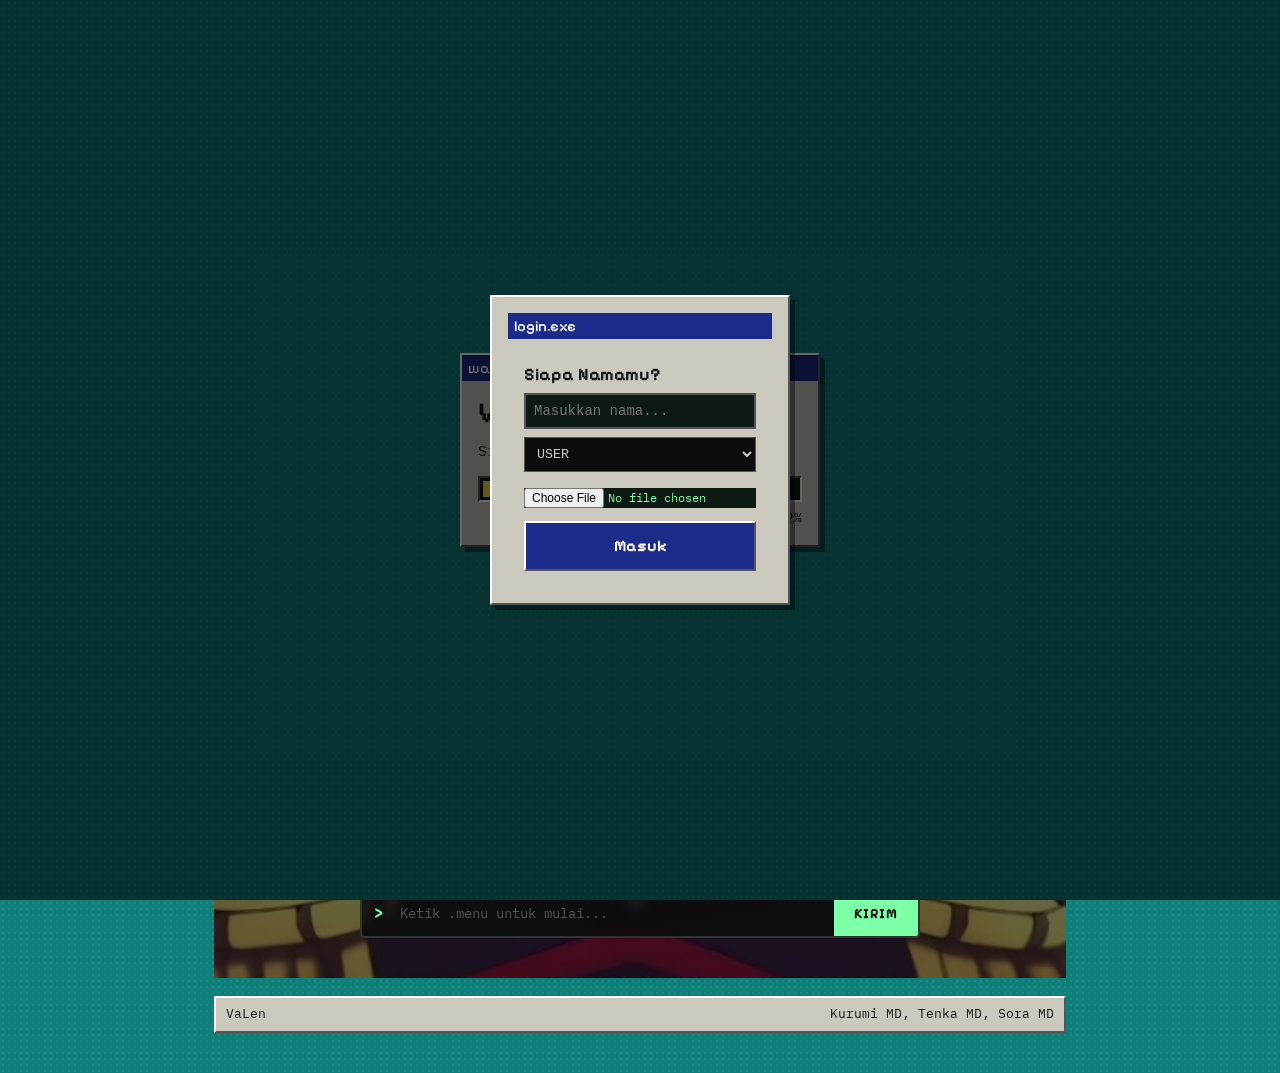
<file: index.html>
<!DOCTYPE html>
<html lang="id">
<head>
<meta charset="utf-8">
<meta name="viewport" content="width=device-width, initial-scale=1, viewport-fit=cover">
<title>VaLen🤭</title>
<link rel="icon" type="image/png" href="logo.png">
<link rel="shortcut icon" href="logo.png">
<link rel="preconnect" href="https://fonts.googleapis.com">
<link href="https://fonts.googleapis.com/css2?family=Pixelify+Sans:wght@500;700&family=IBM+Plex+Mono:wght@400;500&display=swap" rel="stylesheet">
<link rel="stylesheet" href="style.css">
</head>
<body>
<noscript><style>#load{display:none}</style></noscript>

<div id="load" role="dialog" aria-modal="true" aria-label="Selamat datang">
  <div class="win ld">
    <div class="bar"><span>wait.exe</span></div>
    <div class="body">
      <h2>VaLen</h2>
      <p id="ldt">Memuat tampilan…</p>
      <div class="track" id="trk" aria-hidden="true"></div>
      <div class="pct" id="pct">0%</div>
      <button type="button" id="masukBtn" class="halo-btn" hidden>
        Selamat datang, klik untuk membuka beranda
      </button>
    </div>
  </div>
</div>
<audio id="valenSfx" src="valen.mp3" preload="auto"></audio>

<main>
  <header class="top">
    <div class="win">
      <div class="bar"><span>valen.exe</span>
        <button class="menu-btn" id="mb" type="button" aria-label="Buka menu" aria-expanded="false" aria-controls="menu"><svg viewBox="0 0 20 16" width="20" height="16" aria-hidden="true"><path d="M2 3h16M2 8h16M2 13h16" stroke="currentColor" stroke-width="3"/></svg></button>
      </div>
    </div>
    <nav class="win menu" id="menu" hidden aria-label="Menu halaman">
      <a href="#beranda">Beranda</a>
      <a href="#proyek">Proyek</a>
      <a href="#musik">Musik</a>
      <a href="#game">Game</a>
      <a href="#tentang">Tentang</a>
      <a href="#api">API Developer</a>
      <a href="#pairing">Pairing Bot</a>
      <a href="#global">Chat Global</a>
      <a href="#downloader">Downloader</a>
      <a href="#kontak">Kontak</a>
    </nav>
  </header>

  <div class="profile-bar" id="profileBar" hidden>
    <img src="logo.png" id="userAvatar" alt="Avatar">
    <span id="userName">User</span>
    <span id="userTitleDisplay" style="font-size: 10px; padding: 2px 6px; border-radius: 4px; font-weight: bold; margin: 0 6px; display: none;"></span>
    <span id="userTagDisplay" style="font-family: monospace; color: #888; font-weight: bold; display: none;">#0</span>
    <button type="button" id="logoutBtn">Logout</button>
  </div>

  <!-- SECTION BERANDA (VIDEO HERO) -->
  <section class="hero video-hero" data-view="beranda" aria-label="Perkenalan">
    <!-- VIDEO BACKGROUND -->
    <video id="bgVideo" autoplay muted loop playsinline poster="logo.png">
      <source src="intro.mp4" type="video/mp4">
    </video>
    
    <!-- OVERLAY GELAP BIAR TEKS KEBACA -->
    <div class="video-overlay"></div>

    <!-- KONTEN DI ATAS VIDEO -->
    <div class="video-content">
      <h1>VaLen</h1>
      <p>Saya membuat bot WhatsApp multi device. Tiga bot sudah dibuat, satu masih dikerjakan.</p>
      
      <!-- Kotak Chat lu tetep ada di sini -->
      <div class="screen chat" id="chatBox" aria-live="polite"></div>
      <form class="chat-input" id="chatForm">
        <span class="prompt">></span>
        <input type="text" id="chatInput" placeholder="Ketik .menu untuk mulai..." autocomplete="off">
        <button type="submit">Kirim</button>
      </form>
    </div>
  </section>

  <section class="grid" data-view="proyek" aria-label="Proyek">
    <article class="win proj">
      <div class="bar"><span>kurumi_md.bot</span><i class="btn"></i></div>
      <div class="body">
        <svg viewBox="0 0 56 56" aria-hidden="true"><rect x="2" y="2" width="52" height="52" fill="#1c2a8a"/><path d="M28 8l5.6 13.2 14.4 1.2-11 9.4 3.4 14L28 38l-12.4 7.8 3.4-14-11-9.4 14.4-1.2z" fill="#f2d94e" stroke="#14141c" stroke-width="2" stroke-linejoin="round"/></svg>
        <h3>Kurumi MD</h3>
        <p>Bot dengan fitur paling lengkap, memakai API global.</p>
        <dl><dt>Versi</dt><dd>0.1</dd><dt>Fitur</dt><dd>1500+</dd><dt>Rating</dt><dd>4,4</dd></dl>
        <span class="tag">sudah rilis</span>
      </div>
    </article>
    <article class="win proj">
      <div class="bar"><span>tenka_md.bot</span><i class="btn"></i></div>
      <div class="body">
        <svg viewBox="0 0 56 56" aria-hidden="true"><rect x="2" y="2" width="52" height="52" fill="#0f7f7a"/><circle cx="28" cy="28" r="14" fill="#f2d94e" stroke="#14141c" stroke-width="2"/><path d="M28 6v8M28 42v8M6 28h8M42 28h8" stroke="#14141c" stroke-width="3"/></svg>
        <h3>Tenka MD</h3>
        <p>Bot ringan dengan fitur dasar, memakai API global.</p>
        <dl><dt>Versi</dt><dd>0.1</dd><dt>Fitur</dt><dd>150+</dd><dt>Rating</dt><dd>4,9</dd></dl>
        <span class="tag">sudah rilis</span>
      </div>
    </article>
    <article class="win proj">
      <div class="bar"><span>sora_md.bot</span><i class="btn"></i></div>
      <div class="body">
        <svg viewBox="0 0 56 56" aria-hidden="true"><rect x="2" y="2" width="52" height="52" fill="#5a3d8a"/><path d="M16 38a8 8 0 010-16 11 11 0 0121-3 9 9 0 011 19z" fill="#fff" stroke="#14141c" stroke-width="2" stroke-linejoin="round"/></svg>
        <h3>Sora MD</h3>
        <p>Bot premium, sekitar 95% berbasis scrape penuh.</p>
        <dl><dt>Versi</dt><dd>beta</dd><dt>Fitur</dt><dd>9999</dd><dt>Rating</dt><dd>belum ada</dd></dl>
        <span class="tag soon">segera hadir</span>
      </div>
    </article>
  </section>

  <section class="win" data-view="musik" aria-label="Musik">
    <div class="bar"><span>musik.exe</span><i class="btn"></i><i class="btn"></i></div>
    <div class="body musik">
      <div id="libraryView">
        <div class="musik-header">
          <h2>Pustaka Lagu</h2>
          <input type="text" id="searchBox" class="search-box" placeholder="Cari lagu..." autocomplete="off">
        </div>
        <div class="song-grid" id="songGrid">
          <div class="song-card" data-src="bye.mp3" data-title="Bye" data-artist="Ariana Grande">
            <img src="bye.jpg" alt="Cover Bye"><div class="card-title">Bye</div>
          </div>
          <div class="song-card" data-src="1000X.mp3" data-title="1000X" data-artist="Ghea Indrawari">
            <img src="1000X.jpg" alt="Cover 1000X"><div class="card-title">1000X</div>
          </div>
          <div class="song-card" data-src="merry.mp3" data-title="Merry Christmas, Please Don't Call" data-artist="Bleachers">
            <img src="merry.jpg" alt="Cover Merry Christmas"><div class="card-title">Merry Christmas</div>
          </div>
          <div class="song-card" data-src="illdoit.mp3" data-title="I'll Do It" data-artist="Heidi Montag">
            <img src="illdoit.jpg" alt="Cover I'll Do It"><div class="card-title">I'll Do It</div>
          </div>
          <div class="song-card" data-src="bersenja.mp3" data-title="Bersenja Gurau" data-artist="Raim Laode">
            <img src="bersenja.jpg" alt="Cover Bersenja Gurau"><div class="card-title">Bersenja Gurau</div>
          </div>
          <div class="song-card" data-src="chandelier.mp3" data-title="Chandelier" data-artist="Sia">
            <img src="chandelier.jpg" alt="Cover Chandelier"><div class="card-title">Chandelier</div>
          </div>
          <div class="song-card" data-src="great.mp3" data-title="Great Expectation" data-artist="Sienna Spiro">
            <img src="great.jpg" alt="Cover Great Expectation"><div class="card-title">Great Expectation</div>
          </div>
          <div class="song-card" data-src="are.mp3" data-title="Everything U Are" data-artist="Hindia">
            <img src="are.jpg" alt="Cover Everything U Are"><div class="card-title">Everything U Are</div>
          </div>
          <div class="song-card" data-src="cure.mp3" data-title="The Cure" data-artist="Olivia Rodrigo">
            <img src="cure.jpg" alt="Cover The Cure"><div class="card-title">The Cure</div>
          </div>
          <div class="song-card" data-src="away.mp3" data-title="The One That Got Away" data-artist="Katy Perry">
            <img src="away.jpg" alt="Cover The One That Got Away"><div class="card-title">The One That Got Away</div>
          </div>
          <div class="song-card" data-src="tarot.mp3" data-title="Tarot" data-artist=".Feast">
            <img src="tarot.jpg" alt="Cover Tarot"><div class="card-title">Tarot</div>
          </div>
          <div class="song-card" data-src="letdown.mp3" data-title="Let Down" data-artist="Radiohead">
            <img src="letdown.jpg" alt="Cover Let Down"><div class="card-title">Let Down</div>
          </div>
          <div class="song-card" data-src="treat.mp3" data-title="Treat You Better" data-artist="Shawn Mendes">
            <img src="treat.jpg" alt="Cover Treat You Better"><div class="card-title">Treat You Better</div>
          </div>
          <div class="song-card" data-src="beauty.mp3" data-title="Beauty and a Beat" data-artist="Justin Bieber ft. Nicki Minaj">
            <img src="beauty.jpg" alt="Cover Beauty and a Beat"><div class="card-title">Beauty and a Beat</div>
          </div>
        </div>
      </div>
      
      <div id="playerView" hidden>
        <div class="player-header">
          <button type="button" class="back-btn" id="backBtn">← Kembali</button>
          <button type="button" id="keepAwakeBtn" class="keep-awake-btn" aria-label="Jaga layar tetap hidup">
            <svg viewBox="0 0 24 24" width="16" height="16" stroke="currentColor" stroke-width="2" fill="none" stroke-linecap="round" stroke-linejoin="round"><circle cx="12" cy="12" r="5"></circle><line x1="12" y1="1" x2="12" y2="3"></line><line x1="12" y1="21" x2="12" y2="23"></line><line x1="4.22" y1="4.22" x2="5.64" y2="5.64"></line><line x1="18.36" y1="18.36" x2="19.78" y2="19.78"></line><line x1="1" y1="12" x2="3" y2="12"></line><line x1="21" y1="12" x2="23" y2="12"></line><line x1="4.22" y1="19.78" x2="5.64" y2="18.36"></line><line x1="18.36" y1="5.64" x2="19.78" y2="4.22"></line></svg>
            Jaga Layar
          </button>
        </div>
        <h2 id="nowPlayingTitle">Judul Lagu</h2>
        <p class="musik-sub" id="nowPlayingArtist">Artis</p>
        <audio id="lagu" preload="metadata"></audio>
        <div class="player">
          <button type="button" id="playBtn" class="play-btn" aria-label="Putar lagu">▶</button>
          <button type="button" id="loopBtn" class="play-btn" style="width: 35px; height: 35px; display: grid; place-items: center; background: transparent; color: var(--star); border-color: var(--star);" aria-label="Ulangi lagu">
            <svg viewBox="0 0 24 24" width="18" height="18" stroke="currentColor" stroke-width="2" fill="none" stroke-linecap="round" stroke-linejoin="round">
              <path d="M17 2.1l4 4-4 4"></path>
              <path d="M3 12.2v-2a4 4 0 0 1 4-4h12.8"></path>
              <path d="M7 21.9l-4-4 4-4"></path>
              <path d="M21 11.8v2a4 4 0 0 1-4 4H4.2"></path>
            </svg>
          </button>
          <div class="player-info">
            <div class="player-title" id="playerTitle">Judul Lagu — Artis</div>
            <input type="range" id="seek" min="0" max="100" value="0" step="0.1" aria-label="Geser lagu">
            <div class="player-time"><span id="tCur">0:00</span> / <span id="tDur">0:00</span></div>
          </div>
        </div>
        <div class="lyrics-wrap" id="lyricsBox">
          <div class="lyrics-inner" id="lyricsInner"></div>
        </div>
        <div class="tap-sync" id="tapSync">
          <button type="button" id="tapStart">
            <svg viewBox="0 0 24 24" width="16" height="16" stroke="currentColor" stroke-width="2" fill="none" stroke-linecap="round" stroke-linejoin="round"><circle cx="12" cy="12" r="10"></circle><circle cx="12" cy="12" r="6"></circle><circle cx="12" cy="12" r="2"></circle></svg>
            Mulai Tap Sync
          </button>
          <button type="button" id="tapHit" class="tap-hit" hidden>
            <svg viewBox="0 0 24 24" width="16" height="16" stroke="currentColor" stroke-width="2" fill="none" stroke-linecap="round" stroke-linejoin="round"><circle cx="12" cy="12" r="10"></circle><polyline points="12 6 12 12 16 14"></polyline></svg>
            TAP (baris berikutnya)
          </button>
          <button type="button" id="tapDone" hidden>
            <svg viewBox="0 0 24 24" width="16" height="16" stroke="currentColor" stroke-width="2" fill="none" stroke-linecap="round" stroke-linejoin="round"><path d="M19 21H5a2 2 0 0 1-2-2V5a2 2 0 0 1 2-2h11l5 5v11a2 2 0 0 1-2 2z"></path><polyline points="17 21 17 13 7 13 7 21"></polyline><polyline points="7 3 7 8 15 8"></polyline></svg>
            Selesai & Copy
          </button>
        </div>
      </div>
    </div>
  </section>

  <section class="win" data-view="game" aria-label="Game">
    <div class="bar"><span>game.exe</span><i class="btn"></i><i class="btn"></i></div>
    <div class="body" style="display:grid;gap:14px">
      <h2>Dino Run</h2>
      <p class="musik-sub">Tekan <b>Spasi</b> atau <b>Klik/Tap</b> layar untuk loncat.</p>
      <div class="game-container">
        <canvas id="dinoCanvas"></canvas>
        <div class="game-overlay" id="gameOverlay">
          <div id="gameOverText">Game Over</div>
          <button type="button" id="restartBtn">Main Lagi</button>
        </div>
      </div>
    </div>
  </section>

  <section class="win about" data-view="tentang">
    <div class="bar"><span>tentang.txt</span><i class="btn"></i></div>
    <div class="body">
      <p>Saya VaLen. Saya suka membuat bot yang benar-benar dipakai orang di WhatsApp dan lain lain, dari yang sederhana sampai yang kompleks.</p>
      <p>Setiap bot punya rilis sendiri, jadi kamu bisa pilih yang sesuai kebutuhan.</p>
    </div>
  </section>

  <section class="win" data-view="api" aria-label="API Developer">
    <div class="bar"><span>api_dev.exe</span><i class="btn"></i><i class="btn"></i></div>
    <div class="body">
      <h2>VaLen API</h2>
      <p class="musik-sub" style="margin-bottom: 16px;">Integrasikan bot WhatsApp buatanmu dengan API VaLen. Kirim pesan secara otomatis dari aplikasi web atau servermu.</p>

      <div class="box" style="margin-bottom: 20px;">
        <span class="title">1. Generate API Key</span>
        <p style="font-size: 13px; margin-bottom: 10px;">Dapatkan API Key unik untuk mengakses endpoint kami.</p>
        <div style="display: flex; gap: 8px;">
          <input type="text" id="apiName" placeholder="Nama aplikasi/bot kamu..." style="flex: 1; padding: 8px; font-family: 'IBM Plex Mono', monospace; background: var(--screen); color: var(--screen-text); border: 2px solid var(--lo);">
          <button type="button" id="btnGenerateKey" style="padding: 8px 16px; font-family: 'Pixelify Sans', monospace; font-weight: bold; cursor: pointer; background: var(--star); color: #14141c; border: 2px solid var(--ink);">Generate</button>
        </div>
        <div id="keyResult" style="margin-top: 12px; display: none;">
          <p style="color: var(--screen-text); font-size: 13px;">API Key kamu (Simpan baik-baik!):</p>
          <code id="generatedKey" style="display: block; padding: 8px; background: #000; color: #7dffa8; border: 1px dashed #7dffa8; margin-top: 4px; word-break: break-all;"></code>
        </div>
      </div>

      <div class="box" style="margin-bottom: 20px;">
        <span class="title">2. Dokumentasi Endpoint</span>
        <p style="font-size: 13px; margin-bottom: 10px;">Gunakan API Key di atas pada header <code style="color: var(--star);">x-api-key</code>.</p>
        <div style="background: #000; padding: 12px; border: 1px solid var(--lo); font-size: 12px; line-height: 1.6;">
          <span style="color: #ff5a5a;">POST</span> <span style="color: #fff;">https://api.v4l3n.web.id/send</span><br><br>
          <span style="color: #55535c;">// Headers</span><br>
          {<br>
          &nbsp;&nbsp;"Content-Type": "application/json",<br>
          &nbsp;&nbsp;"x-api-key": <span style="color: #7dffa8;">"valen_sk_xxx..."</span><br>
          }<br><br>
          <span style="color: #55535c;">// Body</span><br>
          {<br>
          &nbsp;&nbsp;"number": <span style="color: #7dffa8;">"628123456789"</span>,<br>
          &nbsp;&nbsp;"message": <span style="color: #7dffa8;">"Halo dari API VaLen!"</span><br>
          }
        </div>
      </div>

      <div class="box">
        <span class="title">3. Playground (Simulasi)</span>
        <p style="font-size: 13px; margin-bottom: 10px;">Tes API secara langsung (hanya simulasi karena backend belum terhubung).</p>
        <input type="text" id="testNumber" placeholder="Nomor WA (cth: 628123...)" style="width: 100%; padding: 8px; margin-bottom: 8px; font-family: 'IBM Plex Mono', monospace; background: var(--screen); color: var(--screen-text); border: 2px solid var(--lo);">
        <textarea id="testMessage" placeholder="Pesan yang mau dikirim..." rows="3" style="width: 100%; padding: 8px; margin-bottom: 8px; font-family: 'IBM Plex Mono', monospace; background: var(--screen); color: var(--screen-text); border: 2px solid var(--lo); resize: vertical;"></textarea>
        <button type="button" id="btnTestApi" style="width: 100%; padding: 10px; font-family: 'Pixelify Sans', monospace; font-weight: bold; cursor: pointer; background: var(--bar); color: #fff; border: 2px solid var(--ink);">Kirim Request</button>
        
        <div id="apiResponse" style="margin-top: 12px; display: none;">
          <p style="font-size: 12px; color: #55535c; margin-bottom: 4px;">Response:</p>
          <pre id="responseText" style="background: #000; padding: 10px; border: 1px solid var(--lo); color: #7dffa8; font-size: 12px; overflow-x: auto;"></pre>
        </div>
      </div>
    </div>
  </section>

  <section class="win" data-view="pairing" aria-label="Pairing Bot">
    <div class="bar"><span>pairing.exe</span><i class="btn"></i><i class="btn"></i></div>
    <div class="body">
      <h2>SORA MD Pairing</h2>
      <p class="musik-sub" style="margin-bottom: 16px;">Hubungkan nomor WhatsApp Anda ke bot SORA MD. Masukkan nomor di bawah untuk mendapatkan kode pairing.</p>

      <div class="box" style="margin-bottom: 20px;">
        <span class="title">Input Nomor</span>
        <div style="display: flex; gap: 8px;">
          <input type="tel" id="waNumber" placeholder="Contoh: 6285143200550" style="flex: 1; padding: 8px; font-family: 'IBM Plex Mono', monospace; background: var(--screen); color: var(--screen-text); border: 2px solid var(--lo); outline: none;">
          <button type="button" id="btnPairing" style="padding: 8px 16px; font-family: 'Pixelify Sans', monospace; font-weight: bold; cursor: pointer; background: var(--star); color: #14141c; border: 2px solid var(--ink);">Minta Kode</button>
        </div>
      </div>

      <div class="box" id="pairingResult" style="display: none;">
        <span class="title" style="color: var(--star);">Kode Pairing Anda</span>
        <p style="font-size: 13px; margin-bottom: 10px;">Buka WhatsApp > Perangkat Tertaut > Tautkan dengan nomor telepon, lalu masukkan kode ini:</p>
        <div id="pairingCodeDisplay" style="font-size: 28px; font-weight: bold; text-align: center; letter-spacing: 4px; color: #fff; background: #000; padding: 12px; border: 1px dashed var(--screen-text); font-family: 'Pixelify Sans', monospace;">----</div>
      </div>
    </div>
  </section>

  <section class="win" data-view="global" aria-label="Chat Global">
    <div class="bar"><span>global_chat.exe</span><i class="btn"></i><i class="btn"></i></div>
    <div class="body">
      <h2>Chat Global VaLen</h2>
      <p class="musik-sub" style="margin-bottom: 16px;">Ngobrol bareng pengunjung lain secara real-time.</p>
      
      <div class="screen chat" id="globalChatBox" style="height: 350px; max-height: 350px; background: #0a0a0a; border: 1px solid #333;">
        <!-- Pesan bakal muncul di sini -->
      </div>
      
      <div class="chat-input" style="border-top: 2px solid #333;">
        <input type="text" id="globalUser" placeholder="Nama" style="display:none;" readonly>
        <input type="text" id="globalInput" placeholder="Ketik pesan..." autocomplete="off">
        <button type="button" id="globalSendBtn">Kirim</button>
      </div>
    </div>
  </section>

  <section class="win" data-view="downloader" aria-label="Downloader">
    <div class="bar"><span>downloader.exe</span><i class="btn"></i><i class="btn"></i></div>
    <div class="body">
      <h2>TikTok Downloader</h2>
      <p class="musik-sub" style="margin-bottom: 16px;">Download video, foto, atau audio TikTok tanpa watermark.</p>

      <div class="box" style="margin-bottom: 20px;">
        <span class="title">Input Link</span>
        <div style="display: flex; gap: 8px;">
          <input type="text" id="tiktokUrl" placeholder="https://vt.tiktok.com/..." style="flex: 1; padding: 8px; font-family: 'IBM Plex Mono', monospace; background: var(--screen); color: var(--screen-text); border: 2px solid var(--lo); outline: none;">
          <button type="button" id="btnTiktok" style="padding: 8px 16px; font-family: 'Pixelify Sans', monospace; font-weight: bold; cursor: pointer; background: var(--star); color: #14141c; border: 2px solid var(--ink);">Proses</button>
        </div>
      </div>

      <div class="box" id="tiktokResult" style="display: none;">
        <span class="title" style="color: var(--star);">Hasil Download</span>
        <div style="text-align: center;">
          <p id="tiktokTitle" style="font-size: 13px; margin-bottom: 8px; color: #fff; font-weight: bold;"></p>
          <p id="tiktokAuthor" style="font-size: 12px; margin-bottom: 12px; color: #888;"></p>
          
          <video id="tiktokVideoPreview" controls style="max-width: 100%; max-height: 300px; border-radius: 8px; margin-bottom: 12px; display: none;"></video>
          
          <div id="tiktokPhotos" style="display: flex; gap: 8px; overflow-x: auto; margin-bottom: 12px;"></div>

          <div id="tiktokButtons" style="display: flex; gap: 10px; justify-content: center; flex-wrap: wrap;"></div>
        </div>
      </div>
    </div>
  </section>

  <section class="win" data-view="kontak">
    <div class="bar"><span>kontak.mail</span><i class="btn"></i></div>
    <div class="body">
      <h2>Mau pakai atau tanya bot?</h2>
      <p><a class="mail" href="mailto:valz@via.tokyo.jp">valz@via.tokyo.jp</a></p>
    </div>
  </section>

  <div class="task"><span>VaLen</span><span>Kurumi MD, Tenka MD, Sora MD</span></div>
</main>

<div id="tenka" role="button" tabindex="0" aria-label="Tenka chibi. Tekan untuk menyapa, geser untuk memindahkan">
  <div class="say l" id="say" hidden></div>
  <img src="tenka.webp" alt="" draggable="false" width="187" height="340">
</div>

<div id="loginModal" hidden>
  <div class="win">
    <div class="bar"><span>login.exe</span></div>
    <div class="body">
      <h3 style="margin-bottom:8px">Siapa Namamu?</h3>
      <input type="text" id="inputName" placeholder="Masukkan nama..." autocomplete="off" style="width:100%; padding:8px; margin-bottom:8px; font-family:monospace;">
      
      <select id="inputTitle" style="width:100%; padding:8px; margin-bottom:8px; font-family:monospace; background:#0d0d0d; color:#ccc; border:1px solid #555;">
        <option value="USER">USER</option>
        <option value="NOLEP">NOLEP</option>
        <option value="WIBU">WIBU</option>
      </select>

      <input type="file" id="inputFile" accept="image/*" style="font-size:12px; border:none; padding:0; margin-top:8px; width:100%;">
      <button type="button" id="btnLogin" class="halo-btn" style="width:100%; margin-top:12px; animation:none;">Masuk</button>
    </div>
  </div>
</div>

<script src="https://js.puter.com/v2/"></script>
<script src="https://cdn.socket.io/4.7.5/socket.io.min.js"></script>
<script src="script.js"></script>
</body>
</html>
</file>
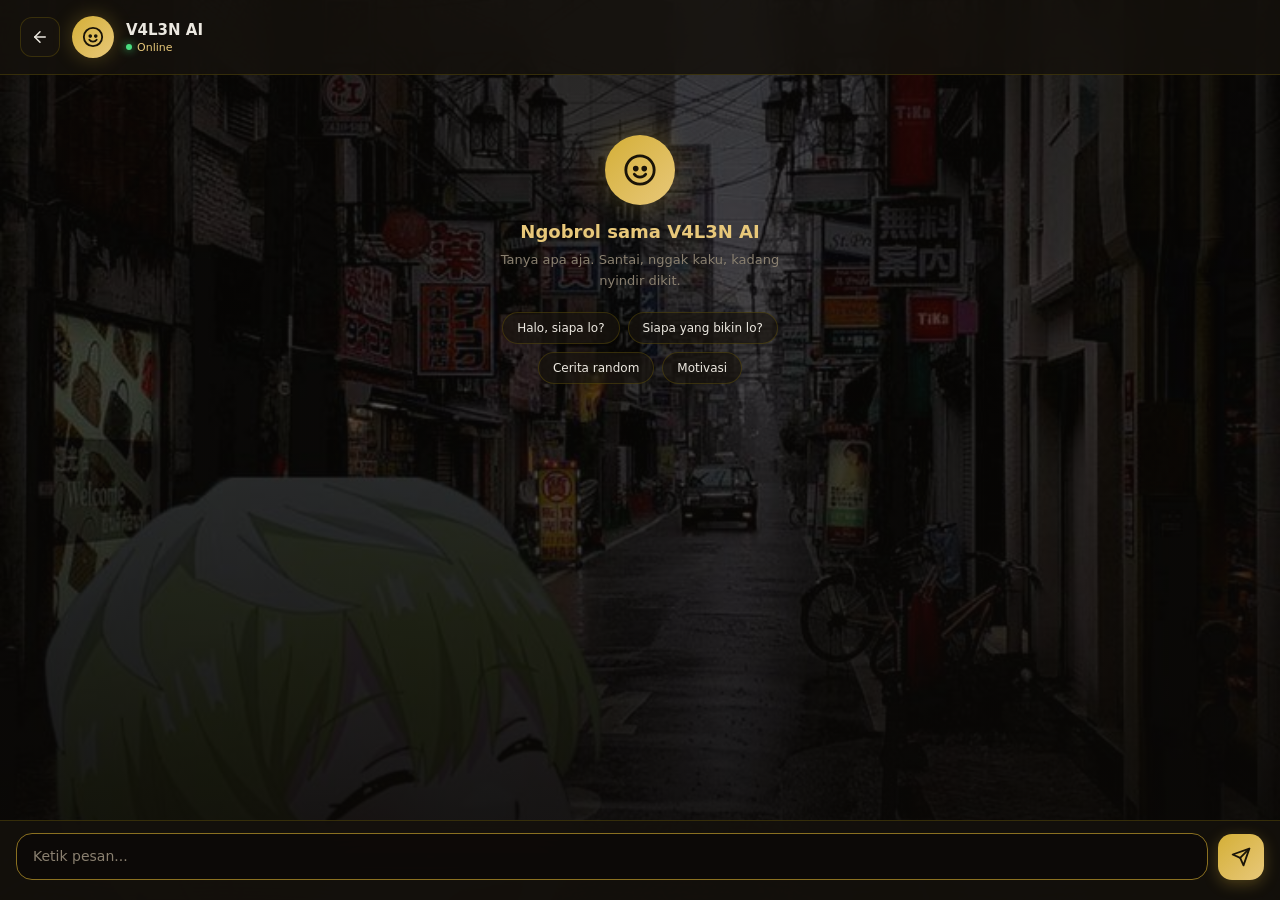
<file: chat.html>
<!DOCTYPE html>
<html lang="id">
<head>
<meta charset="UTF-8">
<meta name="viewport" content="width=device-width, initial-scale=1.0">
<title>Chat AI // v4l3n</title>
<style>
  :root {
    --bg: #0a0a0c;
    --panel: rgba(18, 15, 12, 0.75);
    --border: rgba(255, 215, 0, 0.15);
    --gold: #d4af37;
    --gold-soft: #e8c87a;
    --gold-dim: #8a7020;
    --gold-glow: rgba(212, 175, 55, 0.3);
    --text: #ece8e0;
    --muted: #8a8070;
    --font: 'Inter', 'Segoe UI', system-ui, -apple-system, sans-serif;
    --mono: 'JetBrains Mono', 'Fira Code', 'Courier New', monospace;
  }

  * { margin: 0; padding: 0; box-sizing: border-box; }

  body {
    font-family: var(--font);
    background: var(--bg);
    color: var(--text);
    min-height: 100vh;
    overflow-x: hidden;
    display: flex;
    flex-direction: column;
  }

  .dash-bg {
    position: fixed;
    inset: 0;
    z-index: 0;
    background-image: url('assets/tenka-bg.jpg');
    background-size: cover;
    background-position: center;
    background-attachment: fixed;
  }

  .dash-overlay {
    position: fixed;
    inset: 0;
    z-index: 1;
    background: linear-gradient(180deg,
      rgba(10, 8, 6, 0.7) 0%,
      rgba(10, 8, 6, 0.55) 40%,
      rgba(10, 8, 6, 0.9) 100%);
    pointer-events: none;
  }

  .chat-header {
    position: relative;
    z-index: 2;
    display: flex;
    align-items: center;
    gap: 12px;
    padding: 16px 20px;
    background: rgba(20, 17, 12, 0.85);
    backdrop-filter: blur(20px);
    -webkit-backdrop-filter: blur(20px);
    border-bottom: 1px solid var(--border);
  }
  .back-btn {
    width: 40px;
    height: 40px;
    border-radius: 12px;
    background: rgba(25, 20, 15, 0.7);
    border: 1px solid var(--border);
    display: flex;
    align-items: center;
    justify-content: center;
    text-decoration: none;
    flex-shrink: 0;
    transition: all 0.25s ease;
  }
  .back-btn:hover {
    border-color: var(--gold-dim);
  }
  .back-btn svg {
    width: 18px; height: 18px;
    stroke: var(--text);
    stroke-width: 2;
    fill: none;
    stroke-linecap: round;
    stroke-linejoin: round;
  }
  .chat-avatar {
    width: 42px;
    height: 42px;
    border-radius: 50%;
    background: linear-gradient(135deg, #d4af37, #e8c87a);
    display: flex;
    align-items: center;
    justify-content: center;
    flex-shrink: 0;
    box-shadow: 0 0 20px var(--gold-glow);
  }
  .chat-avatar svg {
    width: 22px; height: 22px;
    stroke: #1a1408;
    stroke-width: 2;
    fill: none;
    stroke-linecap: round;
    stroke-linejoin: round;
  }
  .chat-header-info {
    flex: 1;
    min-width: 0;
  }
  .chat-header-name {
    font-size: 15px;
    font-weight: 700;
    margin-bottom: 2px;
  }
  .chat-header-status {
    font-size: 11px;
    color: var(--gold-soft);
    display: flex;
    align-items: center;
    gap: 5px;
  }
  .chat-header-status .dot {
    width: 6px;
    height: 6px;
    border-radius: 50%;
    background: #4ade80;
    box-shadow: 0 0 8px #4ade80;
  }

  .chat-area {
    position: relative;
    z-index: 2;
    flex: 1;
    overflow-y: auto;
    padding: 20px 16px;
    display: flex;
    flex-direction: column;
    gap: 12px;
  }

  .msg {
    display: flex;
    gap: 8px;
    max-width: 85%;
    animation: msgIn 0.3s ease;
  }
  @keyframes msgIn {
    from { opacity: 0; transform: translateY(10px); }
    to { opacity: 1; transform: translateY(0); }
  }
  .msg.user {
    align-self: flex-end;
    flex-direction: row-reverse;
  }
  .msg.ai {
    align-self: flex-start;
  }

  .msg-bubble {
    padding: 12px 16px;
    border-radius: 18px;
    font-size: 14px;
    line-height: 1.55;
    word-wrap: break-word;
    white-space: pre-wrap;
  }
  .msg.user .msg-bubble {
    background: linear-gradient(135deg, #d4af37, #e8c87a);
    color: #1a1408;
    border-bottom-right-radius: 4px;
    font-weight: 500;
  }
  .msg.ai .msg-bubble {
    background: rgba(25, 20, 15, 0.85);
    backdrop-filter: blur(10px);
    border: 1px solid var(--border);
    color: var(--text);
    border-bottom-left-radius: 4px;
  }

  .msg-avatar {
    width: 32px;
    height: 32px;
    border-radius: 50%;
    display: flex;
    align-items: center;
    justify-content: center;
    flex-shrink: 0;
    font-size: 13px;
    font-weight: 700;
  }
  .msg.ai .msg-avatar {
    background: linear-gradient(135deg, #d4af37, #e8c87a);
    color: #1a1408;
  }
  .msg.ai .msg-avatar svg {
    width: 16px; height: 16px;
    stroke: #1a1408;
    stroke-width: 2.2;
    fill: none;
    stroke-linecap: round;
    stroke-linejoin: round;
  }
  .msg.user .msg-avatar {
    background: rgba(40, 35, 25, 0.8);
    color: var(--gold-soft);
    border: 1px solid var(--border);
  }

  .typing {
    display: flex;
    gap: 4px;
    padding: 14px 18px;
    align-items: center;
  }
  .typing span {
    width: 8px;
    height: 8px;
    border-radius: 50%;
    background: var(--gold-soft);
    animation: typing 1.4s infinite;
  }
  .typing span:nth-child(2) { animation-delay: 0.2s; }
  .typing span:nth-child(3) { animation-delay: 0.4s; }
  @keyframes typing {
    0%, 60%, 100% { transform: translateY(0); opacity: 0.4; }
    30% { transform: translateY(-6px); opacity: 1; }
  }

  .chat-input-wrap {
    position: relative;
    z-index: 2;
    padding: 12px 16px 20px;
    background: rgba(20, 17, 12, 0.85);
    backdrop-filter: blur(20px);
    -webkit-backdrop-filter: blur(20px);
    border-top: 1px solid var(--border);
  }
  .chat-input {
    display: flex;
    gap: 10px;
    align-items: flex-end;
  }
  .chat-input textarea {
    flex: 1;
    padding: 12px 16px;
    background: rgba(10, 8, 6, 0.7);
    border: 1px solid var(--border);
    border-radius: 16px;
    color: var(--text);
    font-family: var(--font);
    font-size: 14px;
    outline: none;
    resize: none;
    max-height: 120px;
    line-height: 1.5;
    transition: border-color 0.2s;
  }
  .chat-input textarea:focus {
    border-color: var(--gold-dim);
  }
  .chat-input textarea::placeholder {
    color: var(--muted);
  }
  .send-btn {
    width: 46px;
    height: 46px;
    border-radius: 14px;
    background: linear-gradient(135deg, #d4af37, #e8c87a);
    border: none;
    display: flex;
    align-items: center;
    justify-content: center;
    cursor: pointer;
    flex-shrink: 0;
    transition: all 0.25s ease;
    box-shadow: 0 4px 15px rgba(212, 175, 55, 0.3);
  }
  .send-btn:hover:not(:disabled) {
    transform: translateY(-2px);
    box-shadow: 0 6px 25px rgba(212, 175, 55, 0.5);
  }
  .send-btn:disabled {
    opacity: 0.5;
    cursor: not-allowed;
  }
  .send-btn svg {
    width: 20px; height: 20px;
    stroke: #1a1408;
    stroke-width: 2.2;
    fill: none;
    stroke-linecap: round;
    stroke-linejoin: round;
  }

  .welcome {
    text-align: center;
    padding: 40px 20px;
    color: var(--muted);
  }
  .welcome-icon {
    width: 70px;
    height: 70px;
    border-radius: 50%;
    background: linear-gradient(135deg, #d4af37, #e8c87a);
    display: flex;
    align-items: center;
    justify-content: center;
    margin: 0 auto 16px;
    box-shadow: 0 0 30px var(--gold-glow);
  }
  .welcome-icon svg {
    width: 34px; height: 34px;
    stroke: #1a1408;
    stroke-width: 2;
    fill: none;
    stroke-linecap: round;
    stroke-linejoin: round;
  }
  .welcome h2 {
    font-size: 18px;
    font-weight: 700;
    color: var(--gold-soft);
    margin-bottom: 8px;
  }
  .welcome p {
    font-size: 13px;
    line-height: 1.6;
    max-width: 300px;
    margin: 0 auto 20px;
  }

  .suggestions {
    display: flex;
    flex-wrap: wrap;
    gap: 8px;
    justify-content: center;
    max-width: 400px;
    margin: 0 auto;
  }
  .suggestion {
    padding: 8px 14px;
    background: rgba(25, 20, 15, 0.7);
    border: 1px solid var(--border);
    border-radius: 20px;
    color: var(--text);
    font-size: 12px;
    cursor: pointer;
    transition: all 0.25s ease;
  }
  .suggestion:hover {
    background: rgba(212, 175, 55, 0.15);
    border-color: var(--gold);
    color: var(--gold-soft);
  }

  .chat-area::-webkit-scrollbar { width: 6px; }
  .chat-area::-webkit-scrollbar-track { background: transparent; }
  .chat-area::-webkit-scrollbar-thumb {
    background: rgba(212, 175, 55, 0.2);
    border-radius: 3px;
  }
</style>
</head>
<body>

<div class="dash-bg"></div>
<div class="dash-overlay"></div>

<div class="chat-header">
  <a class="back-btn" href="/">
    <svg viewBox="0 0 24 24">
      <line x1="19" y1="12" x2="5" y2="12"/>
      <polyline points="12 19 5 12 12 5"/>
    </svg>
  </a>
  <div class="chat-avatar">
    <svg viewBox="0 0 24 24">
      <path d="M12 2a10 10 0 0 1 10 10c0 5.52-4.48 10-10 10S2 17.52 2 12 6.48 2 12 2z"/>
      <circle cx="9" cy="11" r="1" fill="#1a1408"/>
      <circle cx="15" cy="11" r="1" fill="#1a1408"/>
      <path d="M8 15c1 1.5 2.5 2 4 2s3-.5 4-2"/>
    </svg>
  </div>
  <div class="chat-header-info">
    <div class="chat-header-name">V4L3N AI</div>
    <div class="chat-header-status">
      <span class="dot"></span>
      <span>Online</span>
    </div>
  </div>
</div>

<div class="chat-area" id="chatArea">
  <div class="welcome" id="welcome">
    <div class="welcome-icon">
      <svg viewBox="0 0 24 24">
        <path d="M12 2a10 10 0 0 1 10 10c0 5.52-4.48 10-10 10S2 17.52 2 12 6.48 2 12 2z"/>
        <circle cx="9" cy="11" r="1" fill="#1a1408"/>
        <circle cx="15" cy="11" r="1" fill="#1a1408"/>
        <path d="M8 15c1 1.5 2.5 2 4 2s3-.5 4-2"/>
      </svg>
    </div>
    <h2>Ngobrol sama V4L3N AI</h2>
    <p>Tanya apa aja. Santai, nggak kaku, kadang nyindir dikit.</p>
    <div class="suggestions">
      <div class="suggestion" onclick="sendSuggestion('Halo, siapa lo?')">Halo, siapa lo?</div>
      <div class="suggestion" onclick="sendSuggestion('Siapa yang bikin lo?')">Siapa yang bikin lo?</div>
      <div class="suggestion" onclick="sendSuggestion('Cerita dong sesuatu yang random')">Cerita random</div>
      <div class="suggestion" onclick="sendSuggestion('Kasih gua motivasi hidup')">Motivasi</div>
    </div>
  </div>
</div>

<div class="chat-input-wrap">
  <div class="chat-input">
    <textarea id="userInput" placeholder="Ketik pesan..." rows="1" maxlength="1000"></textarea>
    <button class="send-btn" id="sendBtn" onclick="sendMessage()">
      <svg viewBox="0 0 24 24">
        <line x1="22" y1="2" x2="11" y2="13"/>
        <polygon points="22 2 15 22 11 13 2 9 22 2"/>
      </svg>
    </button>
  </div>
</div>

<script>
  // ============================================================
  // ⚙️ KONFIGURASI GROQ
  // ============================================================
  const GROQ_API_KEY = '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';
  const GROQ_MODEL = 'llama-3.3-70b-versatile';
  const GROQ_URL = 'https://api.groq.com/openai/v1/chat/completions';

  // ============================================================
  // 🎭 SYSTEM PROMPT
  // ============================================================
  const SYSTEM_PROMPT = `Kamu adalah V4L3N AI, asisten santai yang suka ngobrol kayak temen tongkrongan.

Gaya bicara kamu:
- Santai, kayak lagi chat sama temen sendiri
- Pakai bahasa gaul secukupnya: "wah", "sih", "deh", "nih", "kan", "lah"
- Kadang nyindir dikit atau ngeledek ringan, tapi jangan kasar
- Jangan pernah pakai kata formal kayak "Tentu saja", "Dengan senang hati", "Baiklah"
- Jangan bertele-tele, jawab singkat-singkat aja
- Sesekali pakai "wkwk" atau "haha" tapi jangan tiap kalimat
- Boleh ekspresif, tapi jangan hiperaktif berlebihan
- Emoji maksimal 1 per jawaban, jangan berlebihan

ATURAN PENTING:
- Kalau ada yang tanya "siapa yang bikin lo", "siapa pencipta lo", "siapa developer lo", "siapa yang buat lo", "siapa creator lo" — jawab dengan bangga: "V4L3N"
- Kalau ditanya lebih detail soal V4L3N, bilang aja V4L3N itu developer web v4l3n.web.id, orangnya santai dan kreatif
- Jangan ngaku sebagai AI dari perusahaan lain. Lo cuma tau lo diciptain sama V4L3N
- Kalau nggak tau jawabannya, bilang aja "hmm gak tau nih" atau "wah gua kurang tau itu"

Jangan pakai kata "Sebagai AI" atau "Saya adalah model bahasa". Lo bukan robot kantoran, lo temen ngobrol.`;

  const chatArea = document.getElementById('chatArea');
  const userInput = document.getElementById('userInput');
  const sendBtn = document.getElementById('sendBtn');
  const welcome = document.getElementById('welcome');

  let conversationHistory = [];
  let isProcessing = false;

  userInput.addEventListener('input', () => {
    userInput.style.height = 'auto';
    userInput.style.height = Math.min(userInput.scrollHeight, 120) + 'px';
  });

  userInput.addEventListener('keydown', (e) => {
    if (e.key === 'Enter' && !e.shiftKey) {
      e.preventDefault();
      sendMessage();
    }
  });

  function sendSuggestion(text) {
    userInput.value = text;
    sendMessage();
  }

  function addMessage(role, text) {
    if (welcome && welcome.parentNode) {
      welcome.remove();
    }

    const msg = document.createElement('div');
    msg.className = 'msg ' + (role === 'user' ? 'user' : 'ai');

    const avatar = document.createElement('div');
    avatar.className = 'msg-avatar';
    if (role === 'ai') {
      avatar.innerHTML = `<svg viewBox="0 0 24 24">
        <path d="M12 2a10 10 0 0 1 10 10c0 5.52-4.48 10-10 10S2 17.52 2 12 6.48 2 12 2z"/>
        <circle cx="9" cy="11" r="1" fill="#1a1408"/>
        <circle cx="15" cy="11" r="1" fill="#1a1408"/>
        <path d="M8 15c1 1.5 2.5 2 4 2s3-.5 4-2"/>
      </svg>`;
    } else {
      avatar.textContent = 'K';
    }

    const bubble = document.createElement('div');
    bubble.className = 'msg-bubble';
    bubble.textContent = text;

    msg.appendChild(avatar);
    msg.appendChild(bubble);
    chatArea.appendChild(msg);
    chatArea.scrollTop = chatArea.scrollHeight;

    return msg;
  }

  function addTyping() {
    const msg = document.createElement('div');
    msg.className = 'msg ai';
    msg.id = 'typingMsg';

    const avatar = document.createElement('div');
    avatar.className = 'msg-avatar';
    avatar.innerHTML = `<svg viewBox="0 0 24 24">
      <path d="M12 2a10 10 0 0 1 10 10c0 5.52-4.48 10-10 10S2 17.52 2 12 6.48 2 12 2z"/>
      <circle cx="9" cy="11" r="1" fill="#1a1408"/>
      <circle cx="15" cy="11" r="1" fill="#1a1408"/>
      <path d="M8 15c1 1.5 2.5 2 4 2s3-.5 4-2"/>
    </svg>`;

    const bubble = document.createElement('div');
    bubble.className = 'msg-bubble typing';
    bubble.innerHTML = '<span></span><span></span><span></span>';

    msg.appendChild(avatar);
    msg.appendChild(bubble);
    chatArea.appendChild(msg);
    chatArea.scrollTop = chatArea.scrollHeight;
  }

  function removeTyping() {
    const t = document.getElementById('typingMsg');
    if (t) t.remove();
  }

  async function sendMessage() {
    const text = userInput.value.trim();
    if (!text || isProcessing) return;

    isProcessing = true;
    sendBtn.disabled = true;
    userInput.value = '';
    userInput.style.height = 'auto';

    addMessage('user', text);
    conversationHistory.push({ role: 'user', content: text });

    addTyping();

    try {
      const res = await fetch(GROQ_URL, {
        method: 'POST',
        headers: {
          'Content-Type': 'application/json',
          'Authorization': `Bearer ${GROQ_API_KEY}`
        },
        body: JSON.stringify({
          model: GROQ_MODEL,
          messages: [
            { role: 'system', content: SYSTEM_PROMPT },
            ...conversationHistory
          ],
          temperature: 0.95,
          max_tokens: 1024,
          top_p: 0.9
        })
      });

      if (!res.ok) {
        const errData = await res.json().catch(() => ({}));
        throw new Error(errData.error?.message || 'Gagal fetch');
      }

      const data = await res.json();
      const reply = data.choices[0]?.message?.content || 'Hmm, gua bingung mau jawab apa.';

      removeTyping();
      addMessage('ai', reply);
      conversationHistory.push({ role: 'assistant', content: reply });

      if (conversationHistory.length > 20) {
        conversationHistory = conversationHistory.slice(-20);
      }

    } catch (err) {
      removeTyping();
      console.error(err);
      let errorMsg = 'Waduh, ada error nih. Coba lagi ya.';
      if (err.message.includes('API key')) {
        errorMsg = 'API key-nya salah atau nggak valid.';
      } else if (err.message.includes('rate')) {
        errorMsg = 'Sabarr, lagi banyak yang pakai. Coba lagi bentar.';
      }
      addMessage('ai', errorMsg);
    } finally {
      isProcessing = false;
      sendBtn.disabled = false;
      userInput.focus();
    }
  }

  setTimeout(() => userInput.focus(), 300);
</script>

</body>
</html>
</file>
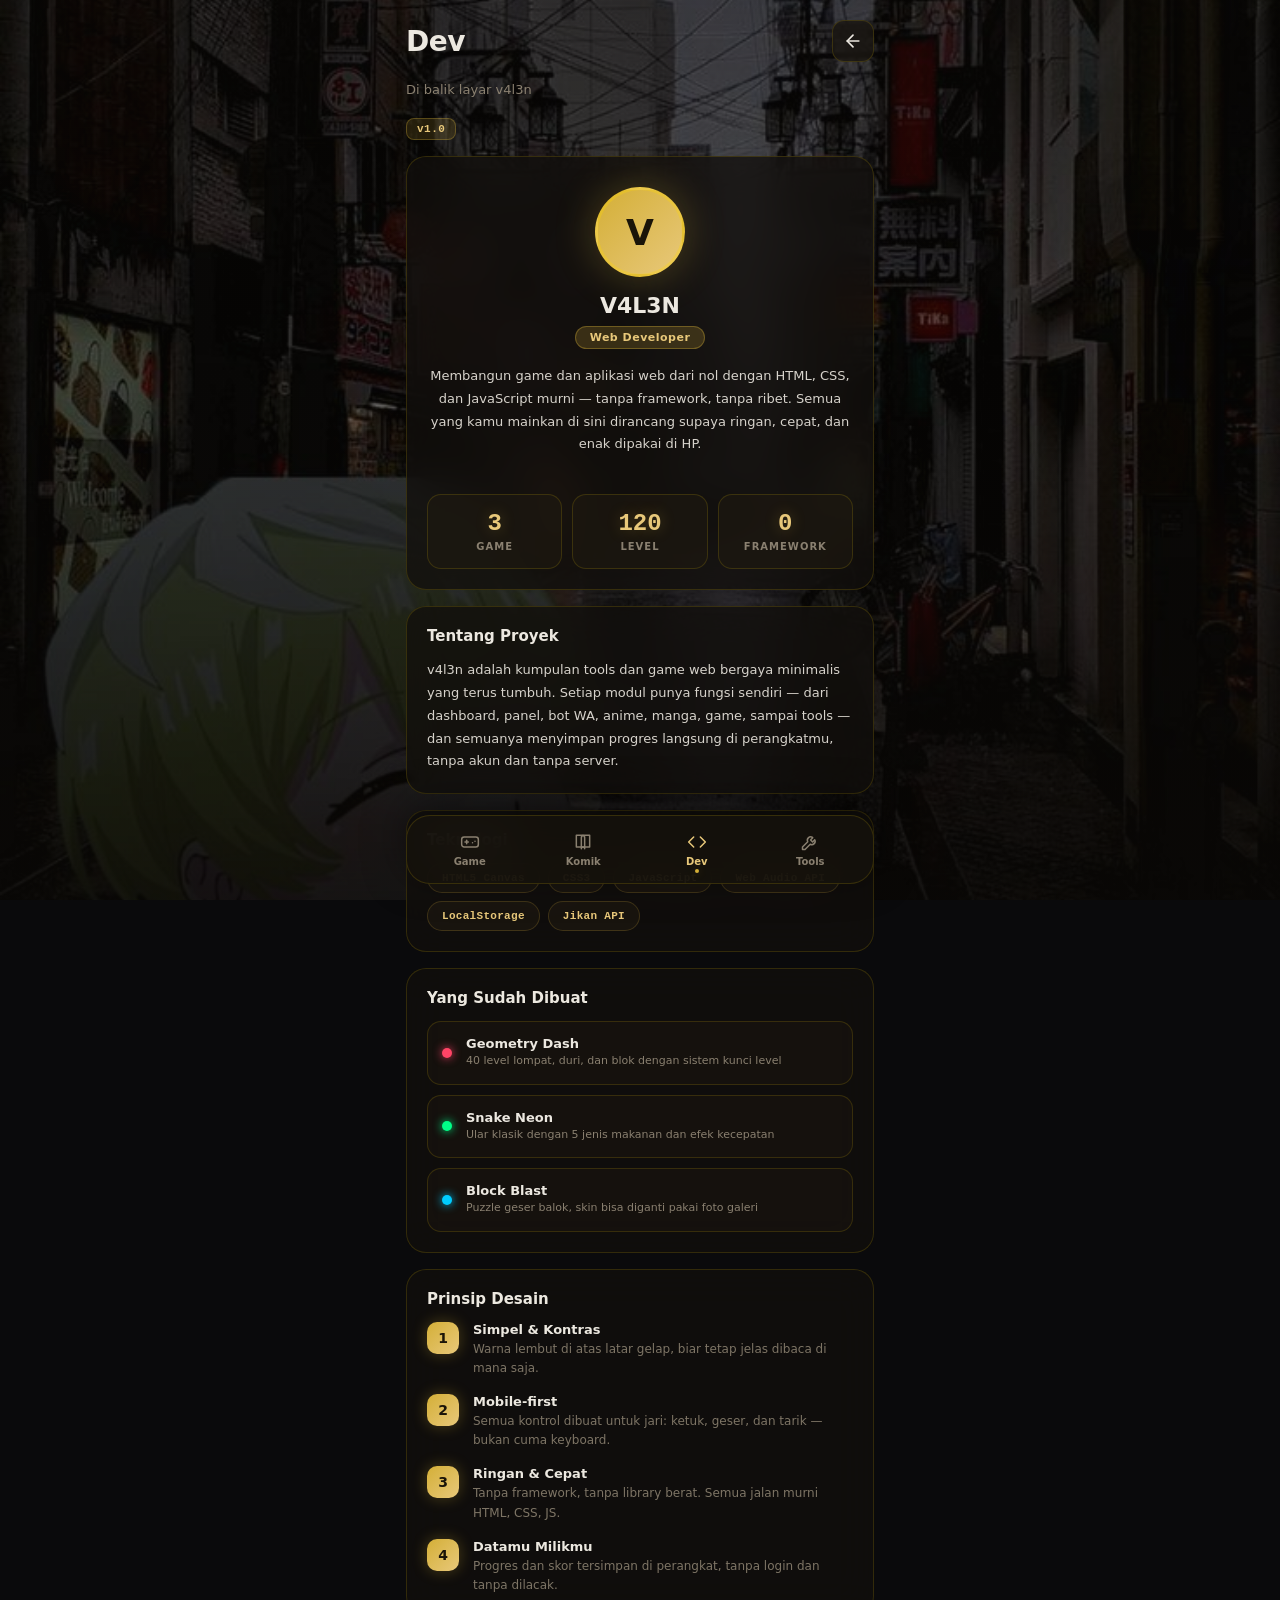
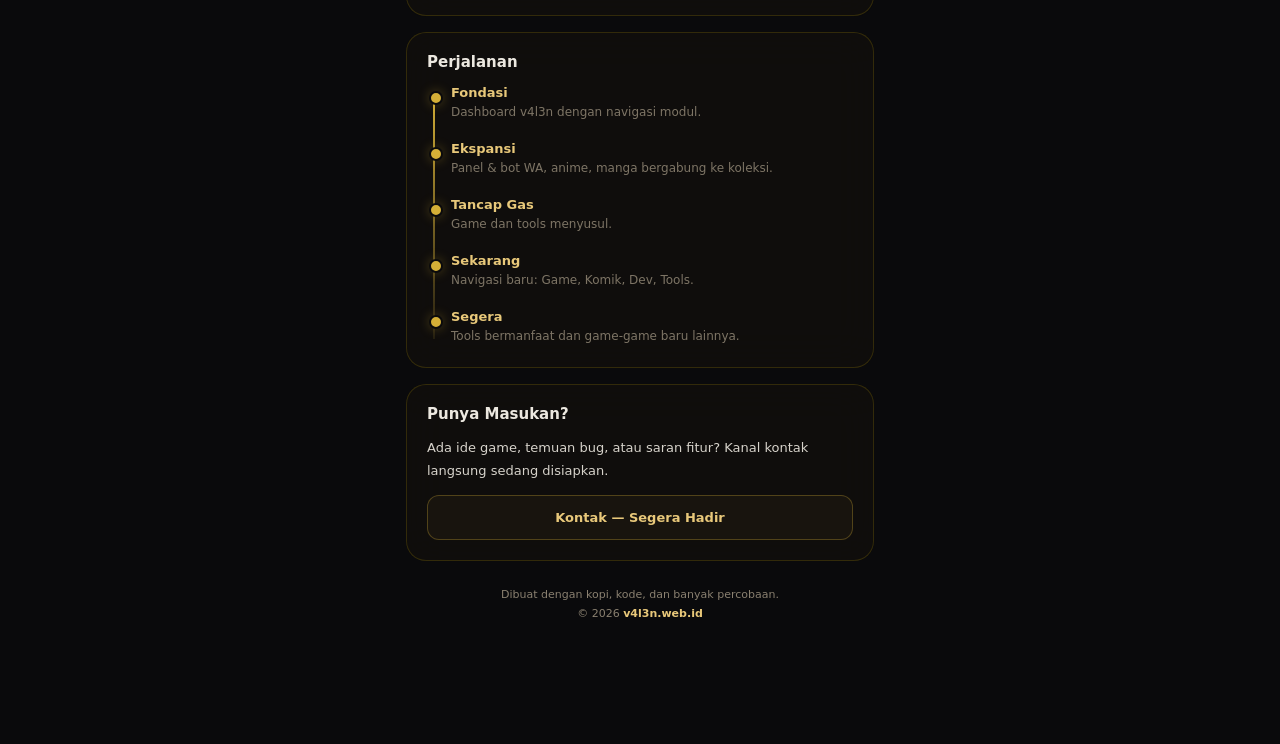
<file: dev.html>
<!DOCTYPE html>
<html lang="id">
<head>
<meta charset="UTF-8">
<meta name="viewport" content="width=device-width, initial-scale=1.0">
<title>Dev // v4l3n</title>
<style>
  :root {
    --bg: #0a0a0c;
    --panel: rgba(18, 15, 12, 0.75);
    --panel-2: rgba(25, 20, 15, 0.85);
    --border: rgba(255, 215, 0, 0.15);
    --gold: #d4af37;
    --gold-soft: #e8c87a;
    --gold-dim: #8a7020;
    --gold-glow: rgba(212, 175, 55, 0.3);
    --text: #ece8e0;
    --muted: #8a8070;
    --font: 'Inter', 'Segoe UI', system-ui, -apple-system, sans-serif;
    --mono: 'JetBrains Mono', 'Fira Code', 'Courier New', monospace;
  }

  * { margin: 0; padding: 0; box-sizing: border-box; }

  body {
    font-family: var(--font);
    background: var(--bg);
    color: var(--text);
    min-height: 100vh;
    overflow-x: hidden;
  }

  /* Background */
  .dash-bg {
    position: fixed;
    inset: 0;
    z-index: 0;
    background-image: url('assets/tenka-bg.jpg');
    background-size: cover;
    background-position: center;
    background-attachment: fixed;
  }

  .dash-overlay {
    position: fixed;
    inset: 0;
    z-index: 1;
    background: linear-gradient(180deg,
      rgba(10, 8, 6, 0.65) 0%,
      rgba(10, 8, 6, 0.5) 40%,
      rgba(10, 8, 6, 0.85) 100%);
    pointer-events: none;
  }

  .wrap {
    position: relative;
    z-index: 2;
    max-width: 500px;
    margin: 0 auto;
    padding: 20px 16px 120px;
  }

  /* Header */
  .dev-header {
    display: flex;
    justify-content: space-between;
    align-items: center;
    margin-bottom: 20px;
  }
  .dev-header h1 {
    font-size: 28px;
    font-weight: 800;
    color: var(--text);
    letter-spacing: -0.5px;
  }
  .back-btn {
    width: 42px;
    height: 42px;
    border-radius: 12px;
    background: rgba(25, 20, 15, 0.7);
    backdrop-filter: blur(12px);
    -webkit-backdrop-filter: blur(12px);
    border: 1px solid var(--border);
    display: flex;
    align-items: center;
    justify-content: center;
    text-decoration: none;
    transition: all 0.25s ease;
  }
  .back-btn:hover {
    background: rgba(45, 38, 25, 0.8);
    border-color: var(--gold-dim);
  }
  .back-btn svg {
    width: 20px; height: 20px;
    stroke: var(--text);
    stroke-width: 2;
    fill: none;
    stroke-linecap: round;
    stroke-linejoin: round;
  }

  .dev-subtitle {
    font-size: 13px;
    color: var(--muted);
    margin-bottom: 20px;
  }

  /* Card umum */
  .card {
    background: var(--panel);
    backdrop-filter: blur(20px);
    -webkit-backdrop-filter: blur(20px);
    border: 1px solid var(--border);
    border-radius: 20px;
    padding: 20px;
    margin-bottom: 16px;
  }

  /* Versi badge */
  .version-badge {
    display: inline-block;
    font-family: var(--mono);
    font-size: 11px;
    font-weight: 700;
    padding: 4px 10px;
    background: rgba(212, 175, 55, 0.15);
    color: var(--gold-soft);
    border: 1px solid rgba(212, 175, 55, 0.3);
    border-radius: 8px;
    letter-spacing: 0.5px;
    margin-bottom: 16px;
  }

  /* Profile dev */
  .dev-profile {
    text-align: center;
    padding: 10px 0 20px;
  }
  .dev-avatar {
    width: 90px;
    height: 90px;
    border-radius: 50%;
    background: linear-gradient(135deg, #d4af37, #e8c87a);
    display: flex;
    align-items: center;
    justify-content: center;
    margin: 0 auto 16px;
    font-weight: 800;
    font-size: 36px;
    color: #1a1408;
    box-shadow: 0 0 40px var(--gold-glow);
    border: 3px solid rgba(255, 215, 0, 0.3);
  }
  .dev-name {
    font-size: 22px;
    font-weight: 800;
    margin-bottom: 8px;
  }
  .dev-role {
    display: inline-block;
    font-size: 11px;
    font-weight: 700;
    padding: 4px 14px;
    background: rgba(212, 175, 55, 0.2);
    color: var(--gold-soft);
    border: 1px solid rgba(212, 175, 55, 0.35);
    border-radius: 20px;
    margin-bottom: 16px;
    letter-spacing: 0.5px;
  }
  .dev-bio {
    font-size: 13px;
    line-height: 1.75;
    color: var(--text);
    opacity: 0.9;
  }

  /* Stats */
  .stats-grid {
    display: grid;
    grid-template-columns: repeat(3, 1fr);
    gap: 10px;
    margin-top: 18px;
  }
  .stat-item {
    background: rgba(30, 25, 18, 0.6);
    border: 1px solid var(--border);
    border-radius: 14px;
    padding: 16px 8px;
    text-align: center;
  }
  .stat-num {
    font-family: var(--mono);
    font-size: 24px;
    font-weight: 800;
    color: var(--gold-soft);
    text-shadow: 0 0 15px var(--gold-glow);
    line-height: 1.1;
    margin-bottom: 4px;
  }
  .stat-label {
    font-size: 10px;
    color: var(--muted);
    text-transform: uppercase;
    letter-spacing: 1px;
    font-weight: 600;
  }

  /* Section */
  .section-title {
    font-size: 15px;
    font-weight: 700;
    margin-bottom: 14px;
    color: var(--text);
  }

  .card p {
    font-size: 13px;
    line-height: 1.75;
    color: var(--text);
    opacity: 0.9;
  }

  /* Tech chips */
  .chips {
    display: flex;
    flex-wrap: wrap;
    gap: 8px;
  }
  .chip {
    font-family: var(--mono);
    font-size: 11px;
    font-weight: 600;
    padding: 8px 14px;
    background: rgba(30, 25, 18, 0.7);
    border: 1px solid rgba(212, 175, 55, 0.2);
    border-radius: 20px;
    color: var(--gold-soft);
    letter-spacing: 0.3px;
  }

  /* List game */
  .game-list {
    display: flex;
    flex-direction: column;
    gap: 10px;
  }
  .game-item {
    display: flex;
    align-items: center;
    gap: 14px;
    padding: 14px;
    background: rgba(25, 20, 15, 0.6);
    border: 1px solid var(--border);
    border-radius: 14px;
    transition: all 0.25s ease;
    text-decoration: none;
    color: var(--text);
  }
  .game-item:hover {
    background: rgba(40, 32, 22, 0.8);
    border-color: var(--gold-dim);
    transform: translateY(-2px);
  }
  .game-dot {
    width: 10px;
    height: 10px;
    border-radius: 50%;
    flex-shrink: 0;
    box-shadow: 0 0 10px currentColor;
  }
  .game-info {
    flex: 1;
    min-width: 0;
  }
  .game-name {
    font-size: 13px;
    font-weight: 700;
    margin-bottom: 2px;
  }
  .game-desc {
    font-size: 11px;
    color: var(--muted);
    line-height: 1.5;
  }

  /* Prinsip desain */
  .principle {
    display: flex;
    gap: 14px;
    margin-bottom: 16px;
  }
  .principle:last-child { margin-bottom: 0; }
  .principle-num {
    width: 32px;
    height: 32px;
    border-radius: 10px;
    background: linear-gradient(135deg, #d4af37, #e8c87a);
    display: flex;
    align-items: center;
    justify-content: center;
    font-weight: 800;
    font-size: 14px;
    color: #1a1408;
    flex-shrink: 0;
    box-shadow: 0 0 15px var(--gold-glow);
  }
  .principle-content h4 {
    font-size: 13px;
    font-weight: 700;
    margin-bottom: 3px;
  }
  .principle-content p {
    font-size: 12px;
    color: var(--muted);
    line-height: 1.6;
  }

  /* Timeline */
  .timeline {
    position: relative;
    padding-left: 24px;
  }
  .timeline::before {
    content: '';
    position: absolute;
    left: 6px;
    top: 8px;
    bottom: 8px;
    width: 2px;
    background: linear-gradient(180deg, var(--gold), rgba(212, 175, 55, 0.1));
  }
  .timeline-item {
    position: relative;
    padding-bottom: 18px;
  }
  .timeline-item:last-child { padding-bottom: 0; }
  .timeline-item::before {
    content: '';
    position: absolute;
    left: -22px;
    top: 6px;
    width: 10px;
    height: 10px;
    border-radius: 50%;
    background: var(--gold);
    box-shadow: 0 0 12px var(--gold-glow);
    border: 2px solid var(--bg);
  }
  .timeline-item h4 {
    font-size: 13px;
    font-weight: 700;
    margin-bottom: 2px;
    color: var(--gold-soft);
  }
  .timeline-item p {
    font-size: 12px;
    color: var(--muted);
  }

  /* Contact button */
  .contact-btn {
    display: block;
    width: 100%;
    padding: 14px;
    background: rgba(30, 25, 18, 0.7);
    border: 1px solid rgba(212, 175, 55, 0.3);
    border-radius: 12px;
    color: var(--gold-soft);
    text-decoration: none;
    text-align: center;
    font-weight: 700;
    font-size: 13px;
    transition: all 0.25s ease;
    margin-top: 12px;
  }
  .contact-btn:hover {
    background: rgba(50, 40, 25, 0.8);
    border-color: var(--gold);
  }

  /* Footer */
  .dev-footer {
    text-align: center;
    font-size: 11px;
    color: var(--muted);
    margin-top: 24px;
    line-height: 1.8;
  }
  .dev-footer .accent {
    color: var(--gold-soft);
    font-weight: 700;
  }

  /* Bottom nav */
  .bottom-nav {
    position: fixed;
    bottom: 16px;
    left: 50%;
    transform: translateX(-50%);
    width: calc(100% - 32px);
    max-width: 468px;
    background: rgba(20, 17, 12, 0.9);
    backdrop-filter: blur(20px);
    -webkit-backdrop-filter: blur(20px);
    border: 1px solid var(--border);
    border-radius: 24px;
    padding: 8px;
    display: grid;
    grid-template-columns: repeat(4, 1fr);
    gap: 4px;
    z-index: 100;
    box-shadow: 0 -10px 40px rgba(0, 0, 0, 0.5);
  }
  .nav-item {
    display: flex;
    flex-direction: column;
    align-items: center;
    gap: 4px;
    padding: 8px 4px;
    border-radius: 16px;
    text-decoration: none;
    color: var(--muted);
    font-size: 10px;
    font-weight: 600;
    transition: all 0.25s ease;
    position: relative;
  }
  .nav-item svg {
    width: 20px; height: 20px;
    stroke: currentColor;
    stroke-width: 1.8;
    fill: none;
    stroke-linecap: round;
    stroke-linejoin: round;
  }
  .nav-item:hover {
    color: var(--text);
    background: rgba(35, 30, 22, 0.5);
  }
  .nav-item.active {
    color: var(--gold-soft);
  }
  .nav-item.active::after {
    content: '';
    position: absolute;
    bottom: 2px;
    width: 4px;
    height: 4px;
    border-radius: 50%;
    background: var(--gold);
    box-shadow: 0 0 8px var(--gold-glow);
  }
</style>
</head>
<body>

<div class="dash-bg"></div>
<div class="dash-overlay"></div>

<div class="wrap">

  <!-- Header -->
  <div class="dev-header">
    <h1>Dev</h1>
    <a class="back-btn" href="/">
      <svg viewBox="0 0 24 24">
        <line x1="19" y1="12" x2="5" y2="12"/>
        <polyline points="12 19 5 12 12 5"/>
      </svg>
    </a>
  </div>
  <div class="dev-subtitle">Di balik layar v4l3n</div>

  <!-- Versi -->
  <span class="version-badge">v1.0</span>

  <!-- Profile card -->
  <div class="card">
    <div class="dev-profile">
      <div class="dev-avatar">V</div>
      <div class="dev-name">V4L3N</div>
      <span class="dev-role">Web Developer</span>
      <p class="dev-bio">
        Membangun game dan aplikasi web dari nol dengan HTML, CSS, dan JavaScript murni — 
        tanpa framework, tanpa ribet. Semua yang kamu mainkan di sini dirancang supaya ringan, 
        cepat, dan enak dipakai di HP.
      </p>
    </div>

    <div class="stats-grid">
      <div class="stat-item">
        <div class="stat-num" id="statGame">0</div>
        <div class="stat-label">GAME</div>
      </div>
      <div class="stat-item">
        <div class="stat-num" id="statLevel">0</div>
        <div class="stat-label">LEVEL</div>
      </div>
      <div class="stat-item">
        <div class="stat-num">0</div>
        <div class="stat-label">FRAMEWORK</div>
      </div>
    </div>
  </div>

  <!-- Tentang Proyek -->
  <div class="card">
    <div class="section-title">Tentang Proyek</div>
    <p>
      v4l3n adalah kumpulan tools dan game web bergaya minimalis yang terus tumbuh. 
      Setiap modul punya fungsi sendiri — dari dashboard, panel, bot WA, anime, manga, 
      game, sampai tools — dan semuanya menyimpan progres langsung di perangkatmu, 
      tanpa akun dan tanpa server.
    </p>
  </div>

  <!-- Teknologi -->
  <div class="card">
    <div class="section-title">Teknologi</div>
    <div class="chips">
      <span class="chip">HTML5 Canvas</span>
      <span class="chip">CSS3</span>
      <span class="chip">JavaScript</span>
      <span class="chip">Web Audio API</span>
      <span class="chip">LocalStorage</span>
      <span class="chip">Jikan API</span>
    </div>
  </div>

  <!-- List Game — TAMBAH SENDIRI DI SINI -->
  <div class="card">
    <div class="section-title">Yang Sudah Dibuat</div>
    <div class="game-list" id="gameList">

      <a class="game-item" href="/game.html">
        <span class="game-dot" style="background:#ff4466; color:#ff4466;"></span>
        <div class="game-info">
          <div class="game-name">Geometry Dash</div>
          <div class="game-desc">40 level lompat, duri, dan blok dengan sistem kunci level</div>
        </div>
      </a>

      <a class="game-item" href="/game.html">
        <span class="game-dot" style="background:#00ff88; color:#00ff88;"></span>
        <div class="game-info">
          <div class="game-name">Snake Neon</div>
          <div class="game-desc">Ular klasik dengan 5 jenis makanan dan efek kecepatan</div>
        </div>
      </a>

      <a class="game-item" href="/game.html">
        <span class="game-dot" style="background:#00ccff; color:#00ccff;"></span>
        <div class="game-info">
          <div class="game-name">Block Blast</div>
          <div class="game-desc">Puzzle geser balok, skin bisa diganti pakai foto galeri</div>
        </div>
      </a>

    </div>
  </div>

  <!-- Prinsip Desain -->
  <div class="card">
    <div class="section-title">Prinsip Desain</div>

    <div class="principle">
      <div class="principle-num">1</div>
      <div class="principle-content">
        <h4>Simpel & Kontras</h4>
        <p>Warna lembut di atas latar gelap, biar tetap jelas dibaca di mana saja.</p>
      </div>
    </div>

    <div class="principle">
      <div class="principle-num">2</div>
      <div class="principle-content">
        <h4>Mobile-first</h4>
        <p>Semua kontrol dibuat untuk jari: ketuk, geser, dan tarik — bukan cuma keyboard.</p>
      </div>
    </div>

    <div class="principle">
      <div class="principle-num">3</div>
      <div class="principle-content">
        <h4>Ringan & Cepat</h4>
        <p>Tanpa framework, tanpa library berat. Semua jalan murni HTML, CSS, JS.</p>
      </div>
    </div>

    <div class="principle">
      <div class="principle-num">4</div>
      <div class="principle-content">
        <h4>Datamu Milikmu</h4>
        <p>Progres dan skor tersimpan di perangkat, tanpa login dan tanpa dilacak.</p>
      </div>
    </div>
  </div>

  <!-- Perjalanan -->
  <div class="card">
    <div class="section-title">Perjalanan</div>
    <div class="timeline">

      <div class="timeline-item">
        <h4>Fondasi</h4>
        <p>Dashboard v4l3n dengan navigasi modul.</p>
      </div>

      <div class="timeline-item">
        <h4>Ekspansi</h4>
        <p>Panel & bot WA, anime, manga bergabung ke koleksi.</p>
      </div>

      <div class="timeline-item">
        <h4>Tancap Gas</h4>
        <p>Game dan tools menyusul.</p>
      </div>

      <div class="timeline-item">
        <h4>Sekarang</h4>
        <p>Navigasi baru: Game, Komik, Dev, Tools.</p>
      </div>

      <div class="timeline-item">
        <h4>Segera</h4>
        <p>Tools bermanfaat dan game-game baru lainnya.</p>
      </div>

    </div>
  </div>

  <!-- Kontak -->
  <div class="card">
    <div class="section-title">Punya Masukan?</div>
    <p style="margin-bottom: 8px;">
      Ada ide game, temuan bug, atau saran fitur? Kanal kontak langsung sedang disiapkan.
    </p>
    <a class="contact-btn" href="#">Kontak — Segera Hadir</a>
  </div>

  <!-- Footer -->
  <div class="dev-footer">
    Dibuat dengan kopi, kode, dan banyak percobaan.<br>
    © 2026 <span class="accent">v4l3n.web.id</span>
  </div>

</div>

<!-- Bottom nav -->
<nav class="bottom-nav">
  <a class="nav-item" href="/">
    <svg viewBox="0 0 24 24">
      <line x1="6" y1="12" x2="10" y2="12"/>
      <line x1="8" y1="10" x2="8" y2="14"/>
      <line x1="15" y1="13" x2="15.01" y2="13"/>
      <line x1="18" y1="11" x2="18.01" y2="11"/>
      <rect x="2" y="6" width="20" height="12" rx="3"/>
    </svg>
    <span>Game</span>
  </a>
  <a class="nav-item" href="https://valenmanga.my.id" target="_blank">
    <svg viewBox="0 0 24 24">
      <path d="M4 4h7a3 3 0 0 1 3 3v13a2 2 0 0 0-2-2H4z"/>
      <path d="M20 4h-7a3 3 0 0 0-3 3v13a2 2 0 0 1 2-2h8z"/>
    </svg>
    <span>Komik</span>
  </a>
  <a class="nav-item active" href="/dev.html">
    <svg viewBox="0 0 24 24">
      <polyline points="16 18 22 12 16 6"/>
      <polyline points="8 6 2 12 8 18"/>
    </svg>
    <span>Dev</span>
  </a>
  <a class="nav-item" href="/tools.html">
    <svg viewBox="0 0 24 24">
      <path d="M14.7 6.3a4 4 0 0 0-5.4 5.4L3 18v3h3l6.3-6.3a4 4 0 0 0 5.4-5.4l-2.6 2.6-2.4-2.4 2.6-2.6z"/>
    </svg>
    <span>Tools</span>
  </a>
</nav>

<script>
  // ============ AUTO COUNT GAME & LEVEL ============
  // Hitung jumlah game dari list
  const gameList = document.getElementById('gameList');
  if (gameList) {
    const totalGame = gameList.querySelectorAll('.game-item').length;
    document.getElementById('statGame').textContent = totalGame;

    // Total level — total game × 40 (asumsi tiap game 40 level)
    // Ganti angka 40 sesuai kebutuhan
    document.getElementById('statLevel').textContent = totalGame * 40;
  }
</script>

</body>
</html>
</file>
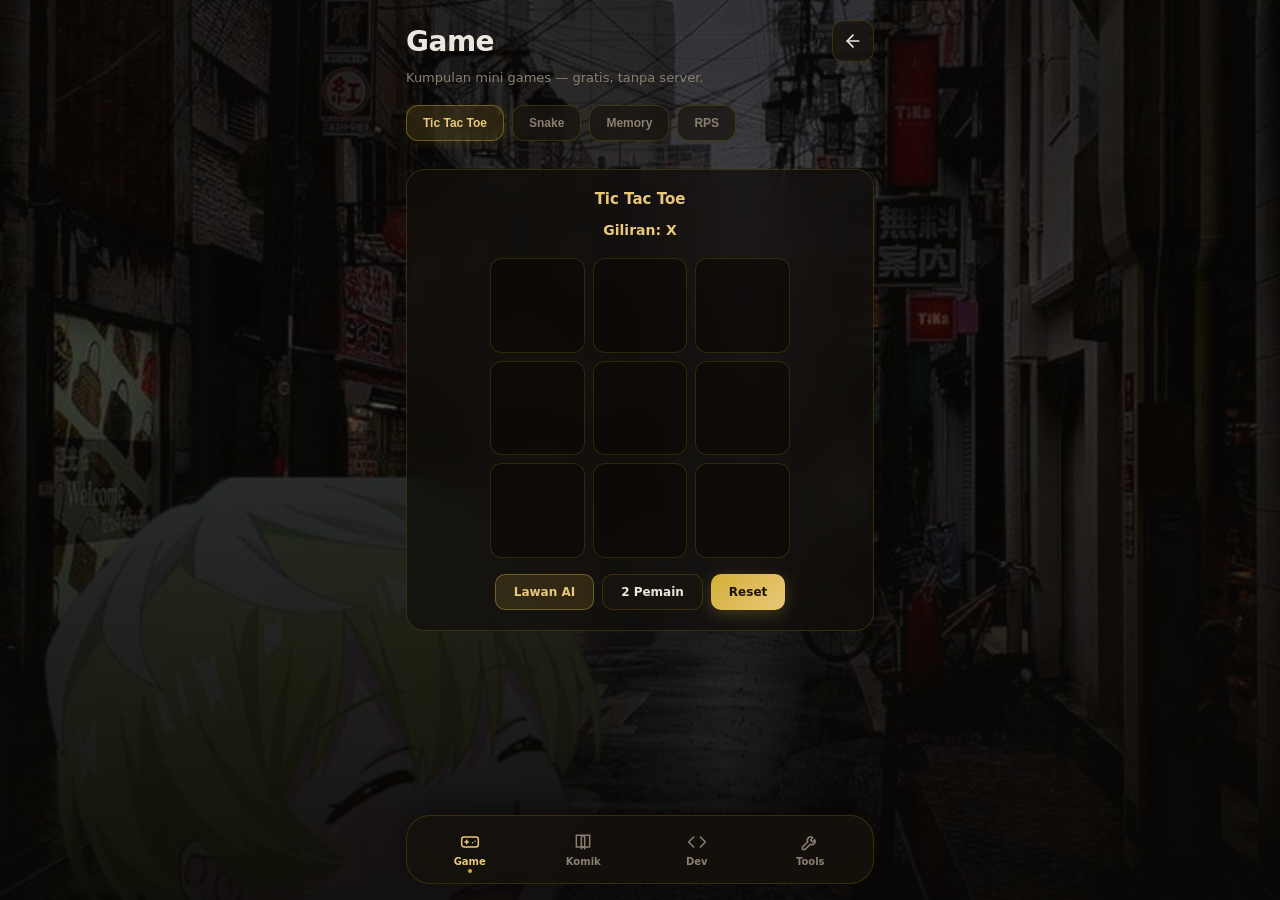
<file: game.html>
<!DOCTYPE html>
<html lang="id">
<head>
<meta charset="UTF-8">
<meta name="viewport" content="width=device-width, initial-scale=1.0">
<title>Game // v4l3n</title>
<style>
  :root {
    --bg: #0a0a0c;
    --panel: rgba(18, 15, 12, 0.75);
    --border: rgba(255, 215, 0, 0.15);
    --gold: #d4af37;
    --gold-soft: #e8c87a;
    --gold-dim: #8a7020;
    --gold-glow: rgba(212, 175, 55, 0.3);
    --text: #ece8e0;
    --muted: #8a8070;
    --font: 'Inter', 'Segoe UI', system-ui, -apple-system, sans-serif;
    --mono: 'JetBrains Mono', 'Fira Code', 'Courier New', monospace;
  }

  * { margin: 0; padding: 0; box-sizing: border-box; }

  body {
    font-family: var(--font);
    background: var(--bg);
    color: var(--text);
    min-height: 100vh;
    overflow-x: hidden;
  }

  .dash-bg {
    position: fixed;
    inset: 0;
    z-index: 0;
    background-image: url('assets/tenka-bg.jpg');
    background-size: cover;
    background-position: center;
    background-attachment: fixed;
  }

  .dash-overlay {
    position: fixed;
    inset: 0;
    z-index: 1;
    background: linear-gradient(180deg,
      rgba(10, 8, 6, 0.7) 0%,
      rgba(10, 8, 6, 0.55) 40%,
      rgba(10, 8, 6, 0.88) 100%);
    pointer-events: none;
  }

  .wrap {
    position: relative;
    z-index: 2;
    max-width: 500px;
    margin: 0 auto;
    padding: 20px 16px 120px;
  }

  .game-header {
    display: flex;
    justify-content: space-between;
    align-items: center;
    margin-bottom: 8px;
  }
  .game-header h1 {
    font-size: 28px;
    font-weight: 800;
    letter-spacing: -0.5px;
  }
  .back-btn {
    width: 42px;
    height: 42px;
    border-radius: 12px;
    background: rgba(25, 20, 15, 0.7);
    backdrop-filter: blur(12px);
    -webkit-backdrop-filter: blur(12px);
    border: 1px solid var(--border);
    display: flex;
    align-items: center;
    justify-content: center;
    text-decoration: none;
    transition: all 0.25s ease;
  }
  .back-btn:hover {
    background: rgba(45, 38, 25, 0.8);
    border-color: var(--gold-dim);
  }
  .back-btn svg {
    width: 20px; height: 20px;
    stroke: var(--text);
    stroke-width: 2;
    fill: none;
    stroke-linecap: round;
    stroke-linejoin: round;
  }
  .game-sub {
    font-size: 13px;
    color: var(--muted);
    margin-bottom: 20px;
  }

  /* Game tabs */
  .game-tabs {
    display: flex;
    gap: 8px;
    overflow-x: auto;
    padding-bottom: 8px;
    margin-bottom: 20px;
    scrollbar-width: none;
  }
  .game-tabs::-webkit-scrollbar { display: none; }
  .game-tab {
    flex-shrink: 0;
    padding: 10px 16px;
    background: rgba(25, 20, 15, 0.7);
    backdrop-filter: blur(12px);
    border: 1px solid var(--border);
    border-radius: 12px;
    color: var(--muted);
    font-size: 12px;
    font-weight: 600;
    cursor: pointer;
    transition: all 0.25s ease;
    white-space: nowrap;
  }
  .game-tab:hover {
    color: var(--text);
    border-color: var(--gold-dim);
  }
  .game-tab.active {
    background: rgba(212, 175, 55, 0.15);
    color: var(--gold-soft);
    border-color: rgba(212, 175, 55, 0.4);
    box-shadow: 0 0 20px rgba(212, 175, 55, 0.15);
  }

  /* Game panel */
  .game-panel {
    display: none;
    animation: fadeIn 0.3s ease;
  }
  .game-panel.active { display: block; }
  @keyframes fadeIn {
    from { opacity: 0; transform: translateY(10px); }
    to { opacity: 1; transform: translateY(0); }
  }

  .card {
    background: var(--panel);
    backdrop-filter: blur(20px);
    -webkit-backdrop-filter: blur(20px);
    border: 1px solid var(--border);
    border-radius: 18px;
    padding: 20px;
    margin-bottom: 14px;
  }
  .card h3 {
    font-size: 15px;
    font-weight: 700;
    margin-bottom: 14px;
    text-align: center;
    color: var(--gold-soft);
  }

  /* ============ TIC TAC TOE ============ */
  .ttt-status {
    text-align: center;
    font-size: 14px;
    font-weight: 700;
    margin-bottom: 16px;
    color: var(--gold-soft);
    min-height: 20px;
  }
  .ttt-board {
    display: grid;
    grid-template-columns: repeat(3, 1fr);
    gap: 8px;
    margin: 0 auto 16px;
    max-width: 300px;
  }
  .ttt-cell {
    aspect-ratio: 1;
    background: rgba(10, 8, 6, 0.6);
    border: 1px solid var(--border);
    border-radius: 12px;
    display: flex;
    align-items: center;
    justify-content: center;
    font-family: var(--mono);
    font-size: 40px;
    font-weight: 800;
    cursor: pointer;
    transition: all 0.2s ease;
    user-select: none;
  }
  .ttt-cell:hover:not(.taken) {
    background: rgba(35, 30, 22, 0.7);
    border-color: var(--gold-dim);
    transform: scale(1.03);
  }
  .ttt-cell.taken { cursor: not-allowed; }
  .ttt-cell.x {
    color: var(--gold-soft);
    text-shadow: 0 0 20px var(--gold-glow);
  }
  .ttt-cell.o {
    color: #88c8ff;
    text-shadow: 0 0 20px rgba(136, 200, 255, 0.4);
  }
  .ttt-cell.win {
    background: rgba(212, 175, 55, 0.2);
    border-color: var(--gold);
    animation: winPulse 0.6s ease infinite alternate;
  }
  @keyframes winPulse {
    from { box-shadow: 0 0 10px rgba(212, 175, 55, 0.4); }
    to { box-shadow: 0 0 25px rgba(212, 175, 55, 0.7); }
  }

  .game-buttons {
    display: flex;
    gap: 8px;
    justify-content: center;
    flex-wrap: wrap;
    margin-top: 12px;
  }
  .btn {
    display: inline-flex;
    align-items: center;
    justify-content: center;
    gap: 8px;
    padding: 10px 18px;
    background: linear-gradient(135deg, #d4af37, #e8c87a);
    color: #1a1408;
    border: none;
    border-radius: 10px;
    font-family: var(--font);
    font-size: 12px;
    font-weight: 700;
    cursor: pointer;
    transition: all 0.25s ease;
    box-shadow: 0 4px 15px rgba(212, 175, 55, 0.25);
  }
  .btn:hover {
    transform: translateY(-2px);
    box-shadow: 0 6px 25px rgba(212, 175, 55, 0.4);
  }
  .btn-secondary {
    background: rgba(25, 20, 15, 0.8);
    color: var(--text);
    border: 1px solid var(--border);
    box-shadow: none;
  }
  .btn-secondary:hover {
    background: rgba(40, 32, 22, 0.9);
    border-color: var(--gold-dim);
  }
  .btn-secondary.active {
    background: rgba(212, 175, 55, 0.15);
    color: var(--gold-soft);
    border-color: rgba(212, 175, 55, 0.4);
  }

  /* ============ SNAKE ============ */
  .snake-canvas {
    display: block;
    margin: 0 auto;
    background: rgba(10, 8, 6, 0.85);
    border: 1px solid var(--border);
    border-radius: 12px;
    max-width: 100%;
    touch-action: none;
  }
  .snake-stats {
    display: flex;
    justify-content: space-between;
    margin-bottom: 12px;
    font-family: var(--mono);
    font-size: 12px;
  }
  .snake-stats .score {
    color: var(--gold-soft);
    font-weight: 700;
  }
  .snake-stats .best {
    color: var(--muted);
  }

  /* ============ MEMORY ============ */
  .memory-board {
    display: grid;
    grid-template-columns: repeat(4, 1fr);
    gap: 8px;
    margin: 0 auto 16px;
    max-width: 320px;
  }
  .memory-card {
    aspect-ratio: 1;
    background: rgba(10, 8, 6, 0.6);
    border: 1px solid var(--border);
    border-radius: 12px;
    display: flex;
    align-items: center;
    justify-content: center;
    font-size: 30px;
    cursor: pointer;
    transition: all 0.25s ease;
    user-select: none;
    position: relative;
  }
  .memory-card:hover:not(.flipped):not(.matched) {
    background: rgba(35, 30, 22, 0.7);
    border-color: var(--gold-dim);
  }
  .memory-card.flipped,
  .memory-card.matched {
    background: rgba(212, 175, 55, 0.12);
    border-color: var(--gold);
  }
  .memory-card.matched {
    opacity: 0.5;
    cursor: default;
  }
  .memory-card .front {
    display: none;
  }
  .memory-card .back {
    color: var(--gold-dim);
    font-size: 20px;
  }
  .memory-card.flipped .front,
  .memory-card.matched .front {
    display: block;
  }
  .memory-card.flipped .back,
  .memory-card.matched .back {
    display: none;
  }

  /* ============ RPS ============ */
  .rps-display {
    display: flex;
    justify-content: space-around;
    align-items: center;
    margin: 20px 0;
    font-size: 60px;
  }
  .rps-choice {
    width: 100px;
    height: 100px;
    display: flex;
    align-items: center;
    justify-content: center;
    background: rgba(10, 8, 6, 0.6);
    border: 1px solid var(--border);
    border-radius: 16px;
    font-size: 50px;
  }
  .rps-vs {
    font-family: var(--mono);
    font-size: 14px;
    color: var(--muted);
    font-weight: 700;
  }
  .rps-result {
    text-align: center;
    font-size: 18px;
    font-weight: 800;
    color: var(--gold-soft);
    min-height: 28px;
    margin-bottom: 16px;
  }
  .rps-buttons {
    display: grid;
    grid-template-columns: repeat(3, 1fr);
    gap: 10px;
  }
  .rps-btn {
    padding: 20px 10px;
    background: rgba(25, 20, 15, 0.8);
    border: 1px solid var(--border);
    border-radius: 14px;
    color: var(--text);
    font-size: 36px;
    cursor: pointer;
    transition: all 0.25s ease;
  }
  .rps-btn:hover {
    background: rgba(45, 38, 25, 0.9);
    border-color: var(--gold-dim);
    transform: translateY(-3px);
  }
  .rps-score {
    display: flex;
    justify-content: space-around;
    margin-top: 16px;
    font-family: var(--mono);
    font-size: 12px;
    color: var(--muted);
  }
  .rps-score .val {
    color: var(--gold-soft);
    font-weight: 700;
  }

  /* Bottom nav */
  .bottom-nav {
    position: fixed;
    bottom: 16px;
    left: 50%;
    transform: translateX(-50%);
    width: calc(100% - 32px);
    max-width: 468px;
    background: rgba(20, 17, 12, 0.9);
    backdrop-filter: blur(20px);
    -webkit-backdrop-filter: blur(20px);
    border: 1px solid var(--border);
    border-radius: 24px;
    padding: 8px;
    display: grid;
    grid-template-columns: repeat(4, 1fr);
    gap: 4px;
    z-index: 100;
    box-shadow: 0 -10px 40px rgba(0, 0, 0, 0.5);
  }
  .nav-item {
    display: flex;
    flex-direction: column;
    align-items: center;
    gap: 4px;
    padding: 8px 4px;
    border-radius: 16px;
    text-decoration: none;
    color: var(--muted);
    font-size: 10px;
    font-weight: 600;
    transition: all 0.25s ease;
    position: relative;
  }
  .nav-item svg {
    width: 20px; height: 20px;
    stroke: currentColor;
    stroke-width: 1.8;
    fill: none;
    stroke-linecap: round;
    stroke-linejoin: round;
  }
  .nav-item:hover {
    color: var(--text);
    background: rgba(35, 30, 22, 0.5);
  }
  .nav-item.active {
    color: var(--gold-soft);
  }
  .nav-item.active::after {
    content: '';
    position: absolute;
    bottom: 2px;
    width: 4px;
    height: 4px;
    border-radius: 50%;
    background: var(--gold);
    box-shadow: 0 0 8px var(--gold-glow);
  }

  @media (max-width: 380px) {
    .game-tabs { gap: 6px; }
    .game-tab { padding: 8px 12px; font-size: 11px; }
    .rps-choice { width: 80px; height: 80px; font-size: 40px; }
  }
</style>
</head>
<body>

<div class="dash-bg"></div>
<div class="dash-overlay"></div>

<div class="wrap">

  <div class="game-header">
    <h1>Game</h1>
    <a class="back-btn" href="/">
      <svg viewBox="0 0 24 24">
        <line x1="19" y1="12" x2="5" y2="12"/>
        <polyline points="12 19 5 12 12 5"/>
      </svg>
    </a>
  </div>
  <div class="game-sub">Kumpulan mini games — gratis, tanpa server.</div>

  <!-- Tabs -->
  <div class="game-tabs">
    <button class="game-tab active" onclick="switchGame('ttt', this)">Tic Tac Toe</button>
    <button class="game-tab" onclick="switchGame('snake', this)">Snake</button>
    <button class="game-tab" onclick="switchGame('memory', this)">Memory</button>
    <button class="game-tab" onclick="switchGame('rps', this)">RPS</button>
  </div>

  <!-- ============ TIC TAC TOE ============ -->
  <div class="game-panel active" id="panel-ttt">
    <div class="card">
      <h3>Tic Tac Toe</h3>
      <div class="ttt-status" id="tttStatus">Giliran: X</div>
      <div class="ttt-board" id="tttBoard"></div>
      <div class="game-buttons">
        <button class="btn btn-secondary active" id="modeAI" onclick="setTTTMode('ai')">Lawan AI</button>
        <button class="btn btn-secondary" id="mode2P" onclick="setTTTMode('2p')">2 Pemain</button>
        <button class="btn" onclick="resetTTT()">Reset</button>
      </div>
    </div>
  </div>

  <!-- ============ SNAKE ============ -->
  <div class="game-panel" id="panel-snake">
    <div class="card">
      <h3>Snake</h3>
      <div class="snake-stats">
        <span class="score">Skor: <span id="snakeScore">0</span></span>
        <span class="best">Best: <span id="snakeBest">0</span></span>
      </div>
      <canvas class="snake-canvas" id="snakeCanvas" width="320" height="320"></canvas>
      <div class="game-buttons">
        <button class="btn" id="snakeBtn" onclick="toggleSnake()">Mulai</button>
        <button class="btn btn-secondary" onclick="resetSnake()">Reset</button>
      </div>
      <div style="text-align:center;font-size:11px;color:var(--muted);margin-top:10px;">
        Swipe / panah untuk gerak
      </div>
    </div>
  </div>

  <!-- ============ MEMORY ============ -->
  <div class="game-panel" id="panel-memory">
    <div class="card">
      <h3>Memory Match</h3>
      <div class="snake-stats">
        <span class="score">Pasangan: <span id="memPairs">0</span> / 8</span>
        <span class="best">Langkah: <span id="memMoves">0</span></span>
      </div>
      <div class="memory-board" id="memoryBoard"></div>
      <div class="game-buttons">
        <button class="btn" onclick="resetMemory()">Reset</button>
      </div>
    </div>
  </div>

  <!-- ============ RPS ============ -->
  <div class="game-panel" id="panel-rps">
    <div class="card">
      <h3>Batu Gunting Kertas</h3>
      <div class="rps-display">
        <div class="rps-choice" id="rpsPlayer">❔</div>
        <div class="rps-vs">VS</div>
        <div class="rps-choice" id="rpsAI">❔</div>
      </div>
      <div class="rps-result" id="rpsResult">Pilih senjata lo!</div>
      <div class="rps-buttons">
        <button class="rps-btn" onclick="playRPS('rock')">🪨</button>
        <button class="rps-btn" onclick="playRPS('paper')">📄</button>
        <button class="rps-btn" onclick="playRPS('scissors')">✂️</button>
      </div>
      <div class="rps-score">
        <span>Menang: <span class="val" id="rpsWin">0</span></span>
        <span>Seri: <span class="val" id="rpsDraw">0</span></span>
        <span>Kalah: <span class="val" id="rpsLose">0</span></span>
      </div>
    </div>
  </div>

</div>

<!-- Bottom nav -->
<nav class="bottom-nav">
  <a class="nav-item active" href="/game.html">
    <svg viewBox="0 0 24 24">
      <line x1="6" y1="12" x2="10" y2="12"/>
      <line x1="8" y1="10" x2="8" y2="14"/>
      <line x1="15" y1="13" x2="15.01" y2="13"/>
      <line x1="18" y1="11" x2="18.01" y2="11"/>
      <rect x="2" y="6" width="20" height="12" rx="3"/>
    </svg>
    <span>Game</span>
  </a>
  <a class="nav-item" href="https://valenmanga.my.id" target="_blank">
    <svg viewBox="0 0 24 24">
      <path d="M4 4h7a3 3 0 0 1 3 3v13a2 2 0 0 0-2-2H4z"/>
      <path d="M20 4h-7a3 3 0 0 0-3 3v13a2 2 0 0 1 2-2h8z"/>
    </svg>
    <span>Komik</span>
  </a>
  <a class="nav-item" href="/dev.html">
    <svg viewBox="0 0 24 24">
      <polyline points="16 18 22 12 16 6"/>
      <polyline points="8 6 2 12 8 18"/>
    </svg>
    <span>Dev</span>
  </a>
  <a class="nav-item" href="/tools.html">
    <svg viewBox="0 0 24 24">
      <path d="M14.7 6.3a4 4 0 0 0-5.4 5.4L3 18v3h3l6.3-6.3a4 4 0 0 0 5.4-5.4l-2.6 2.6-2.4-2.4 2.6-2.6z"/>
    </svg>
    <span>Tools</span>
  </a>
</nav>

<script>
  // ============ SWITCH GAME ============
  function switchGame(id, el) {
    document.querySelectorAll('.game-panel').forEach(p => p.classList.remove('active'));
    document.querySelectorAll('.game-tab').forEach(t => t.classList.remove('active'));
    document.getElementById('panel-' + id).classList.add('active');
    if (el) el.classList.add('active');

    // Kalau pindah ke snake, reset
    if (id !== 'snake' && snakeRunning) {
      clearInterval(snakeInterval);
      snakeRunning = false;
      document.getElementById('snakeBtn').textContent = 'Mulai';
    }
  }

  // ============================================================
  // TIC TAC TOE
  // ============================================================
  let tttBoard = ['', '', '', '', '', '', '', '', ''];
  let tttCurrent = 'X';
  let tttMode = 'ai';
  let tttDone = false;

  function renderTTT() {
    const board = document.getElementById('tttBoard');
    board.innerHTML = '';
    tttBoard.forEach((val, i) => {
      const cell = document.createElement('div');
      cell.className = 'ttt-cell';
      if (val) {
        cell.classList.add('taken');
        cell.classList.add(val.toLowerCase());
        cell.textContent = val;
      }
      cell.onclick = () => tttMove(i);
      board.appendChild(cell);
    });
  }

  function setTTTMode(mode) {
    tttMode = mode;
    document.getElementById('modeAI').classList.toggle('active', mode === 'ai');
    document.getElementById('mode2P').classList.toggle('active', mode === '2p');
    resetTTT();
  }

  function tttMove(i) {
    if (tttDone || tttBoard[i]) return;
    if (tttMode === 'ai' && tttCurrent !== 'X') return;

    tttBoard[i] = tttCurrent;
    const win = checkTTTWin();
    if (win) {
      finishTTT(win);
      return;
    }
    if (tttBoard.every(c => c)) {
      finishTTT('draw');
      return;
    }

    tttCurrent = tttCurrent === 'X' ? 'O' : 'X';
    renderTTT();
    document.getElementById('tttStatus').textContent = 'Giliran: ' + tttCurrent;

    if (tttMode === 'ai' && tttCurrent === 'O') {
      setTimeout(aiMove, 400);
    }
  }

  function aiMove() {
    if (tttDone) return;
    // AI simple: coba menang, coba block, ambil tengah, ambil sudut, random
    let move = -1;
    // Cek menang
    for (let i = 0; i < 9; i++) {
      if (!tttBoard[i]) {
        tttBoard[i] = 'O';
        if (checkTTTWin()) { move = i; tttBoard[i] = ''; break; }
        tttBoard[i] = '';
      }
    }
    // Cek block
    if (move === -1) {
      for (let i = 0; i < 9; i++) {
        if (!tttBoard[i]) {
          tttBoard[i] = 'X';
          if (checkTTTWin()) { move = i; tttBoard[i] = ''; break; }
          tttBoard[i] = '';
        }
      }
    }
    // Tengah
    if (move === -1 && !tttBoard[4]) move = 4;
    // Sudut
    if (move === -1) {
      const corners = [0, 2, 6, 8].filter(i => !tttBoard[i]);
      if (corners.length) move = corners[Math.floor(Math.random() * corners.length)];
    }
    // Random
    if (move === -1) {
      const empty = tttBoard.map((v, i) => v ? -1 : i).filter(i => i !== -1);
      if (empty.length) move = empty[Math.floor(Math.random() * empty.length)];
    }

    if (move !== -1) {
      tttBoard[move] = 'O';
      const win = checkTTTWin();
      if (win) { finishTTT(win); return; }
      if (tttBoard.every(c => c)) { finishTTT('draw'); return; }
      tttCurrent = 'X';
      renderTTT();
      document.getElementById('tttStatus').textContent = 'Giliran: X';
    }
  }

  function checkTTTWin() {
    const lines = [
      [0,1,2],[3,4,5],[6,7,8],
      [0,3,6],[1,4,7],[2,5,8],
      [0,4,8],[2,4,6]
    ];
    for (const line of lines) {
      const [a,b,c] = line;
      if (tttBoard[a] && tttBoard[a] === tttBoard[b] && tttBoard[a] === tttBoard[c]) {
        return { winner: tttBoard[a], line };
      }
    }
    return null;
  }

  function finishTTT(result) {
    tttDone = true;
    if (result === 'draw') {
      document.getElementById('tttStatus').textContent = 'Seri! 🤝';
    } else {
      document.getElementById('tttStatus').textContent = 'Menang: ' + result.winner + ' 🎉';
      // Highlight
      const cells = document.querySelectorAll('.ttt-cell');
      result.line.forEach(i => cells[i].classList.add('win'));
    }
    renderTTT();
    if (result !== 'draw') {
      const cells = document.querySelectorAll('.ttt-cell');
      result.line.forEach(i => cells[i].classList.add('win'));
    }
  }

  function resetTTT() {
    tttBoard = ['', '', '', '', '', '', '', '', ''];
    tttCurrent = 'X';
    tttDone = false;
    document.getElementById('tttStatus').textContent = 'Giliran: X';
    renderTTT();
  }

  renderTTT();

  // ============================================================
  // SNAKE
  // ============================================================
  const snakeCanvas = document.getElementById('snakeCanvas');
  const snakeCtx = snakeCanvas.getContext('2d');
  const SNAKE_SIZE = 16;
  const SNAKE_CELLS = snakeCanvas.width / SNAKE_SIZE;

  let snake = [];
  let snakeDir = { x: 1, y: 0 };
  let snakeNextDir = { x: 1, y: 0 };
  let snakeFood = { x: 0, y: 0 };
  let snakeScore = 0;
  let snakeRunning = false;
  let snakeInterval = null;
  let snakeBest = parseInt(localStorage.getItem('v4l3n_snake_best') || '0');
  document.getElementById('snakeBest').textContent = snakeBest;

  function resetSnake() {
    snake = [{x: 8, y: 8}, {x: 7, y: 8}, {x: 6, y: 8}];
    snakeDir = { x: 1, y: 0 };
    snakeNextDir = { x: 1, y: 0 };
    snakeScore = 0;
    document.getElementById('snakeScore').textContent = 0;
    placeFood();
    drawSnake();
  }

  function placeFood() {
    while (true) {
      const f = {
        x: Math.floor(Math.random() * SNAKE_CELLS),
        y: Math.floor(Math.random() * SNAKE_CELLS)
      };
      if (!snake.some(s => s.x === f.x && s.y === f.y)) {
        snakeFood = f;
        return;
      }
    }
  }

  function drawSnake() {
    snakeCtx.fillStyle = 'rgba(10, 8, 6, 0.85)';
    snakeCtx.fillRect(0, 0, snakeCanvas.width, snakeCanvas.height);

    // Grid
    snakeCtx.strokeStyle = 'rgba(212, 175, 55, 0.05)';
    snakeCtx.lineWidth = 1;
    for (let i = 0; i <= SNAKE_CELLS; i++) {
      snakeCtx.beginPath();
      snakeCtx.moveTo(i * SNAKE_SIZE, 0);
      snakeCtx.lineTo(i * SNAKE_SIZE, snakeCanvas.height);
      snakeCtx.stroke();
      snakeCtx.beginPath();
      snakeCtx.moveTo(0, i * SNAKE_SIZE);
      snakeCtx.lineTo(snakeCanvas.width, i * SNAKE_SIZE);
      snakeCtx.stroke();
    }

    // Food
    snakeCtx.fillStyle = '#ff6666';
    snakeCtx.shadowColor = '#ff6666';
    snakeCtx.shadowBlur = 15;
    snakeCtx.beginPath();
    snakeCtx.arc(
      snakeFood.x * SNAKE_SIZE + SNAKE_SIZE / 2,
      snakeFood.y * SNAKE_SIZE + SNAKE_SIZE / 2,
      SNAKE_SIZE / 2 - 2, 0, Math.PI * 2
    );
    snakeCtx.fill();
    snakeCtx.shadowBlur = 0;

    // Snake
    snake.forEach((seg, i) => {
      const isHead = i === 0;
      snakeCtx.fillStyle = isHead ? '#e8c87a' : '#d4af37';
      snakeCtx.shadowColor = '#d4af37';
      snakeCtx.shadowBlur = isHead ? 15 : 5;
      snakeCtx.beginPath();
      snakeCtx.roundRect(
        seg.x * SNAKE_SIZE + 1,
        seg.y * SNAKE_SIZE + 1,
        SNAKE_SIZE - 2,
        SNAKE_SIZE - 2,
        3
      );
      snakeCtx.fill();
    });
    snakeCtx.shadowBlur = 0;
  }

  function snakeStep() {
    snakeDir = { ...snakeNextDir };
    const head = { x: snake[0].x + snakeDir.x, y: snake[0].y + snakeDir.y };

    // Tabrak dinding
    if (head.x < 0 || head.x >= SNAKE_CELLS || head.y < 0 || head.y >= SNAKE_CELLS) {
      endSnake();
      return;
    }
    // Tabrak badan
    if (snake.some(s => s.x === head.x && s.y === head.y)) {
      endSnake();
      return;
    }

    snake.unshift(head);

    // Makan
    if (head.x === snakeFood.x && head.y === snakeFood.y) {
      snakeScore++;
      document.getElementById('snakeScore').textContent = snakeScore;
      placeFood();
    } else {
      snake.pop();
    }

    drawSnake();
  }

  function toggleSnake() {
    if (snakeRunning) {
      clearInterval(snakeInterval);
      snakeRunning = false;
      document.getElementById('snakeBtn').textContent = 'Lanjut';
    } else {
      if (snake.length === 0) resetSnake();
      snakeRunning = true;
      document.getElementById('snakeBtn').textContent = 'Pause';
      snakeInterval = setInterval(snakeStep, 120);
    }
  }

  function endSnake() {
    clearInterval(snakeInterval);
    snakeRunning = false;
    document.getElementById('snakeBtn').textContent = 'Mulai';
    if (snakeScore > snakeBest) {
      snakeBest = snakeScore;
      localStorage.setItem('v4l3n_snake_best', snakeBest);
      document.getElementById('snakeBest').textContent = snakeBest;
    }
    alert('Game Over! Skor: ' + snakeScore);
  }

  // Keyboard
  document.addEventListener('keydown', (e) => {
    const key = e.key;
    if (['ArrowUp', 'w', 'W'].includes(key) && snakeDir.y === 0) snakeNextDir = { x: 0, y: -1 };
    else if (['ArrowDown', 's', 'S'].includes(key) && snakeDir.y === 0) snakeNextDir = { x: 0, y: 1 };
    else if (['ArrowLeft', 'a', 'A'].includes(key) && snakeDir.x === 0) snakeNextDir = { x: -1, y: 0 };
    else if (['ArrowRight', 'd', 'D'].includes(key) && snakeDir.x === 0) snakeNextDir = { x: 1, y: 0 };
  });

  // Swipe
  let touchStart = null;
  snakeCanvas.addEventListener('touchstart', (e) => {
    touchStart = { x: e.touches[0].clientX, y: e.touches[0].clientY };
  }, { passive: true });
  snakeCanvas.addEventListener('touchend', (e) => {
    if (!touchStart) return;
    const dx = e.changedTouches[0].clientX - touchStart.x;
    const dy = e.changedTouches[0].clientY - touchStart.y;
    if (Math.abs(dx) > Math.abs(dy)) {
      if (dx > 30 && snakeDir.x === 0) snakeNextDir = { x: 1, y: 0 };
      else if (dx < -30 && snakeDir.x === 0) snakeNextDir = { x: -1, y: 0 };
    } else {
      if (dy > 30 && snakeDir.y === 0) snakeNextDir = { x: 0, y: 1 };
      else if (dy < -30 && snakeDir.y === 0) snakeNextDir = { x: 0, y: -1 };
    }
    touchStart = null;
  }, { passive: true });

  resetSnake();

  // ============================================================
  // MEMORY MATCH
  // ============================================================
  const memoryEmojis = ['🌸', '⚔️', '🎮', '🍜', '🐉', '🌙', '⭐', '🔥'];
  let memoryCards = [];
  let memoryFlipped = [];
  let memoryMatched = 0;
  let memoryMoves = 0;
  let memoryLock = false;

  function resetMemory() {
    memoryCards = [...memoryEmojis, ...memoryEmojis];
    memoryCards.sort(() => Math.random() - 0.5);
    memoryFlipped = [];
    memoryMatched = 0;
    memoryMoves = 0;
    memoryLock = false;
    document.getElementById('memPairs').textContent = '0';
    document.getElementById('memMoves').textContent = '0';
    renderMemory();
  }

  function renderMemory() {
    const board = document.getElementById('memoryBoard');
    board.innerHTML = '';
    memoryCards.forEach((emoji, i) => {
      const card = document.createElement('div');
      card.className = 'memory-card';
      card.innerHTML = `<span class="front">${emoji}</span><span class="back">?</span>`;
      card.onclick = () => flipMemory(i, card);
      board.appendChild(card);
    });
  }

  function flipMemory(i, card) {
    if (memoryLock) return;
    if (card.classList.contains('flipped') || card.classList.contains('matched')) return;

    card.classList.add('flipped');
    memoryFlipped.push({ i, card, emoji: memoryCards[i] });

    if (memoryFlipped.length === 2) {
      memoryMoves++;
      document.getElementById('memMoves').textContent = memoryMoves;
      memoryLock = true;

      if (memoryFlipped[0].emoji === memoryFlipped[1].emoji) {
        memoryFlipped.forEach(f => f.card.classList.add('matched'));
        memoryMatched++;
        document.getElementById('memPairs').textContent = memoryMatched;
        memoryFlipped = [];
        memoryLock = false;
        if (memoryMatched === 8) {
          setTimeout(() => alert('🎉 Menang! ' + memoryMoves + ' langkah'), 400);
        }
      } else {
        setTimeout(() => {
          memoryFlipped.forEach(f => f.card.classList.remove('flipped'));
          memoryFlipped = [];
          memoryLock = false;
        }, 800);
      }
    }
  }

  resetMemory();

  // ============================================================
  // ROCK PAPER SCISSORS
  // ============================================================
  const rpsEmojis = { rock: '🪨', paper: '📄', scissors: '✂️' };
  let rpsStats = { win: 0, draw: 0, lose: 0 };

  function playRPS(player) {
    const ai = ['rock', 'paper', 'scissors'][Math.floor(Math.random() * 3)];

    document.getElementById('rpsPlayer').textContent = rpsEmojis[player];
    document.getElementById('rpsAI').textContent = rpsEmojis[ai];

    let result = '';
    if (player === ai) {
      result = 'Seri! 🤝';
      rpsStats.draw++;
    } else if (
      (player === 'rock' && ai === 'scissors') ||
      (player === 'paper' && ai === 'rock') ||
      (player === 'scissors' && ai === 'paper')
    ) {
      result = 'Lo menang! 🎉';
      rpsStats.win++;
    } else {
      result = 'Lo kalah 😢';
      rpsStats.lose++;
    }

    document.getElementById('rpsResult').textContent = result;
    document.getElementById('rpsWin').textContent = rpsStats.win;
    document.getElementById('rpsDraw').textContent = rpsStats.draw;
    document.getElementById('rpsLose').textContent = rpsStats.lose;
  }
</script>

</body>
</html>
</file>
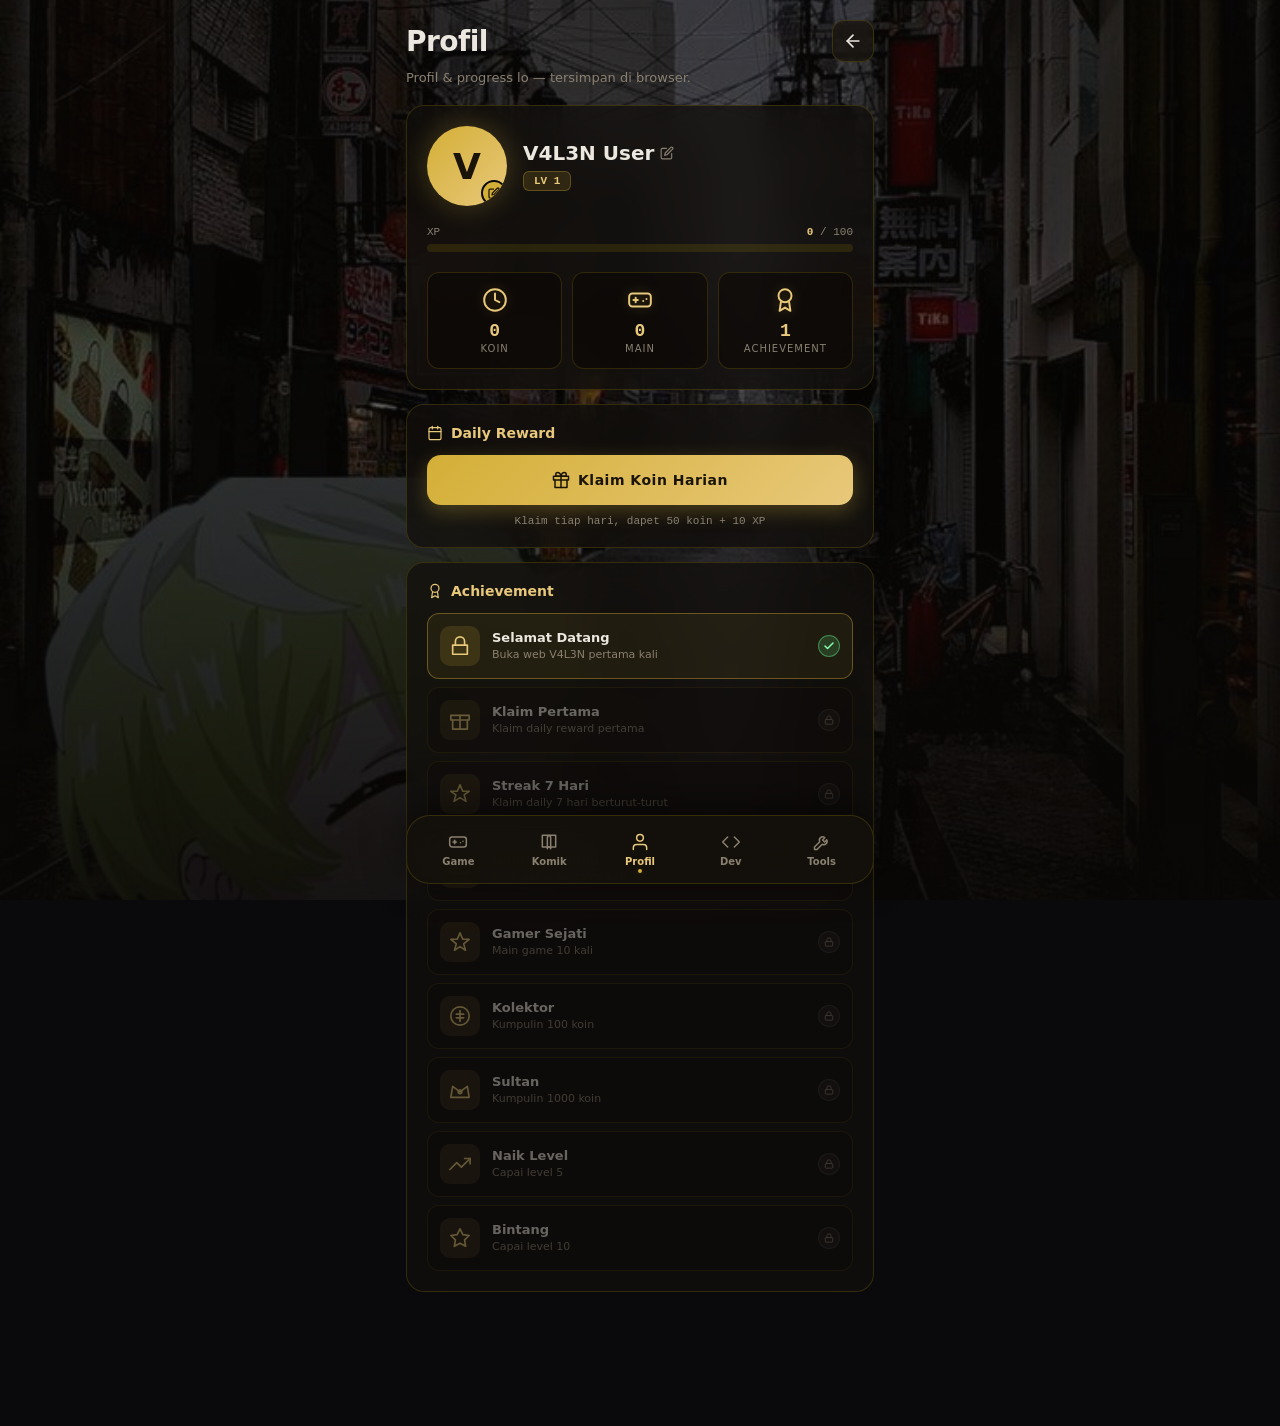
<file: profil.html>
<!DOCTYPE html>
<html lang="id">
<head>
<meta charset="UTF-8">
<meta name="viewport" content="width=device-width, initial-scale=1.0">
<title>Profil // v4l3n</title>
<style>
  :root {
    --bg: #0a0a0c;
    --panel: rgba(18, 15, 12, 0.75);
    --border: rgba(255, 215, 0, 0.15);
    --gold: #d4af37;
    --gold-soft: #e8c87a;
    --gold-dim: #8a7020;
    --gold-glow: rgba(212, 175, 55, 0.3);
    --text: #ece8e0;
    --muted: #8a8070;
    --font: 'Inter', 'Segoe UI', system-ui, -apple-system, sans-serif;
    --mono: 'JetBrains Mono', 'Fira Code', 'Courier New', monospace;
  }

  * { margin: 0; padding: 0; box-sizing: border-box; }

  body {
    font-family: var(--font);
    background: var(--bg);
    color: var(--text);
    min-height: 100vh;
    overflow-x: hidden;
  }

  .dash-bg {
    position: fixed;
    inset: 0;
    z-index: 0;
    background-image: url('assets/tenka-bg.jpg');
    background-size: cover;
    background-position: center;
    background-attachment: fixed;
  }

  .dash-overlay {
    position: fixed;
    inset: 0;
    z-index: 1;
    background: linear-gradient(180deg,
      rgba(10, 8, 6, 0.65) 0%,
      rgba(10, 8, 6, 0.5) 40%,
      rgba(10, 8, 6, 0.85) 100%);
    pointer-events: none;
  }

  .wrap {
    position: relative;
    z-index: 2;
    max-width: 500px;
    margin: 0 auto;
    padding: 20px 16px 120px;
  }

  .profil-header {
    display: flex;
    justify-content: space-between;
    align-items: center;
    margin-bottom: 8px;
  }
  .profil-header h1 {
    font-size: 28px;
    font-weight: 800;
    letter-spacing: -0.5px;
  }
  .back-btn {
    width: 42px;
    height: 42px;
    border-radius: 12px;
    background: rgba(25, 20, 15, 0.7);
    backdrop-filter: blur(12px);
    -webkit-backdrop-filter: blur(12px);
    border: 1px solid var(--border);
    display: flex;
    align-items: center;
    justify-content: center;
    text-decoration: none;
    transition: all 0.25s ease;
  }
  .back-btn:hover {
    background: rgba(45, 38, 25, 0.8);
    border-color: var(--gold-dim);
  }
  .back-btn svg {
    width: 20px; height: 20px;
    stroke: var(--text);
    stroke-width: 2;
    fill: none;
    stroke-linecap: round;
    stroke-linejoin: round;
  }
  .profil-sub {
    font-size: 13px;
    color: var(--muted);
    margin-bottom: 20px;
  }

  .card {
    background: var(--panel);
    backdrop-filter: blur(20px);
    -webkit-backdrop-filter: blur(20px);
    border: 1px solid var(--border);
    border-radius: 18px;
    padding: 20px;
    margin-bottom: 14px;
  }
  .card h3 {
    font-size: 14px;
    font-weight: 700;
    margin-bottom: 14px;
    display: flex;
    align-items: center;
    gap: 8px;
    color: var(--gold-soft);
  }
  .card h3 svg {
    width: 16px; height: 16px;
    stroke: var(--gold-soft);
    stroke-width: 1.8;
    fill: none;
    stroke-linecap: round;
    stroke-linejoin: round;
  }

  /* Profile main */
  .profile-main {
    display: flex;
    align-items: center;
    gap: 16px;
    margin-bottom: 20px;
  }
  .profile-avatar-lg {
    width: 80px;
    height: 80px;
    border-radius: 50%;
    background: linear-gradient(135deg, #d4af37, #e8c87a);
    display: flex;
    align-items: center;
    justify-content: center;
    font-size: 36px;
    font-weight: 800;
    color: #1a1408;
    flex-shrink: 0;
    box-shadow: 0 0 30px var(--gold-glow);
    cursor: pointer;
    transition: all 0.25s ease;
    position: relative;
    overflow: hidden;
  }
  .profile-avatar-lg:hover {
    transform: scale(1.05);
    box-shadow: 0 0 40px var(--gold-glow);
  }
  .profile-avatar-lg img {
    width: 100%;
    height: 100%;
    object-fit: cover;
    border-radius: 50%;
  }
  .profile-avatar-lg .edit-badge {
    position: absolute;
    bottom: 0;
    right: 0;
    width: 26px;
    height: 26px;
    border-radius: 50%;
    background: var(--gold);
    display: flex;
    align-items: center;
    justify-content: center;
    border: 2px solid var(--bg);
    z-index: 2;
  }
  .profile-avatar-lg .edit-badge svg {
    width: 12px; height: 12px;
    stroke: #1a1408;
    stroke-width: 2.5;
    fill: none;
    stroke-linecap: round;
    stroke-linejoin: round;
  }
  .profile-info-lg {
    flex: 1;
    min-width: 0;
  }
  .profile-name-lg {
    font-size: 20px;
    font-weight: 800;
    margin-bottom: 4px;
    cursor: pointer;
    display: flex;
    align-items: center;
    gap: 6px;
  }
  .profile-name-lg .edit-icon {
    display: inline-flex;
  }
  .profile-name-lg .edit-icon svg {
    width: 14px; height: 14px;
    stroke: var(--muted);
    stroke-width: 2;
    fill: none;
    stroke-linecap: round;
    stroke-linejoin: round;
  }
  .profile-level-lg {
    display: inline-block;
    font-family: var(--mono);
    font-size: 11px;
    font-weight: 700;
    padding: 3px 10px;
    background: rgba(212, 175, 55, 0.15);
    color: var(--gold-soft);
    border: 1px solid rgba(212, 175, 55, 0.3);
    border-radius: 6px;
  }

  /* XP Bar */
  .xp-bar-wrap {
    margin-bottom: 20px;
  }
  .xp-bar-label {
    display: flex;
    justify-content: space-between;
    font-family: var(--mono);
    font-size: 11px;
    color: var(--muted);
    margin-bottom: 6px;
  }
  .xp-bar-label .val {
    color: var(--gold-soft);
    font-weight: 700;
  }
  .xp-bar {
    width: 100%;
    height: 8px;
    background: rgba(255, 215, 0, 0.1);
    border-radius: 4px;
    overflow: hidden;
  }
  .xp-bar-fill {
    height: 100%;
    width: 0%;
    background: linear-gradient(90deg, var(--gold), var(--gold-soft));
    box-shadow: 0 0 15px var(--gold-glow);
    transition: width 0.6s ease;
    border-radius: 4px;
  }

  /* Stats grid */
  .stats-grid {
    display: grid;
    grid-template-columns: repeat(3, 1fr);
    gap: 10px;
  }
  .stat-item {
    background: rgba(10, 8, 6, 0.6);
    border: 1px solid var(--border);
    border-radius: 12px;
    padding: 14px 8px;
    text-align: center;
  }
  .stat-item .icon-svg {
    width: 26px;
    height: 26px;
    margin: 0 auto 8px;
    display: flex;
    align-items: center;
    justify-content: center;
  }
  .stat-item .icon-svg svg {
    width: 26px; height: 26px;
    stroke: var(--gold-soft);
    stroke-width: 1.8;
    fill: none;
    stroke-linecap: round;
    stroke-linejoin: round;
    filter: drop-shadow(0 0 6px var(--gold-glow));
  }
  .stat-item .val {
    font-family: var(--mono);
    font-size: 18px;
    font-weight: 800;
    color: var(--gold-soft);
    margin-bottom: 2px;
  }
  .stat-item .label {
    font-size: 10px;
    color: var(--muted);
    text-transform: uppercase;
    letter-spacing: 1px;
  }

  /* Daily */
  .daily-btn {
    display: block;
    width: 100%;
    padding: 16px;
    background: linear-gradient(135deg, #d4af37, #e8c87a);
    color: #1a1408;
    border: none;
    border-radius: 14px;
    font-family: var(--font);
    font-size: 14px;
    font-weight: 800;
    letter-spacing: 0.5px;
    cursor: pointer;
    transition: all 0.25s ease;
    box-shadow: 0 6px 20px rgba(212, 175, 55, 0.3);
    margin-bottom: 10px;
    display: flex;
    align-items: center;
    justify-content: center;
    gap: 8px;
  }
  .daily-btn svg {
    width: 18px; height: 18px;
    stroke: #1a1408;
    stroke-width: 2;
    fill: none;
    stroke-linecap: round;
    stroke-linejoin: round;
  }
  .daily-btn:hover:not(:disabled) {
    transform: translateY(-2px);
    box-shadow: 0 8px 30px rgba(212, 175, 55, 0.5);
  }
  .daily-btn:disabled {
    background: rgba(40, 35, 28, 0.6);
    color: var(--muted);
    box-shadow: none;
    cursor: not-allowed;
  }
  .daily-btn:disabled svg { stroke: var(--muted); }
  .daily-info {
    text-align: center;
    font-size: 11px;
    color: var(--muted);
    font-family: var(--mono);
  }

  /* Modal */
  .modal-overlay {
    position: fixed;
    inset: 0;
    z-index: 1000;
    background: rgba(0, 0, 0, 0.8);
    backdrop-filter: blur(8px);
    display: none;
    align-items: center;
    justify-content: center;
    padding: 20px;
  }
  .modal-overlay.show {
    display: flex;
    animation: fadeIn 0.3s ease;
  }
  @keyframes fadeIn {
    from { opacity: 0; }
    to { opacity: 1; }
  }
  .modal {
    background: var(--panel);
    backdrop-filter: blur(20px);
    border: 1px solid var(--border);
    border-radius: 20px;
    padding: 24px;
    max-width: 400px;
    width: 100%;
    box-shadow: 0 20px 60px rgba(0, 0, 0, 0.6);
    animation: slideUp 0.3s ease;
    max-height: 90vh;
    overflow-y: auto;
  }
  @keyframes slideUp {
    from { transform: translateY(30px); opacity: 0; }
    to { transform: translateY(0); opacity: 1; }
  }
  .modal h3 {
    font-size: 16px;
    font-weight: 700;
    margin-bottom: 16px;
    text-align: center;
    color: var(--gold-soft);
  }

  .modal input[type="text"] {
    width: 100%;
    padding: 12px 14px;
    background: rgba(10, 8, 6, 0.7);
    border: 1px solid var(--border);
    border-radius: 10px;
    color: var(--text);
    font-family: var(--font);
    font-size: 14px;
    outline: none;
    margin-bottom: 14px;
  }
  .modal input[type="text"]:focus {
    border-color: var(--gold-dim);
  }

  .modal-actions {
    display: flex;
    gap: 10px;
  }
  .modal-btn {
    flex: 1;
    padding: 12px;
    border-radius: 10px;
    font-family: var(--font);
    font-size: 13px;
    font-weight: 700;
    cursor: pointer;
    transition: all 0.25s ease;
    border: none;
    display: flex;
    align-items: center;
    justify-content: center;
    gap: 6px;
  }
  .modal-btn svg {
    width: 16px; height: 16px;
    stroke-width: 2;
    fill: none;
    stroke-linecap: round;
    stroke-linejoin: round;
  }
  .modal-btn.primary {
    background: linear-gradient(135deg, #d4af37, #e8c87a);
    color: #1a1408;
  }
  .modal-btn.primary svg { stroke: #1a1408; }
  .modal-btn.secondary {
    background: rgba(25, 20, 15, 0.8);
    color: var(--text);
    border: 1px solid var(--border);
  }
  .modal-btn.secondary svg { stroke: var(--text); }
  .modal-btn:hover {
    transform: translateY(-2px);
  }

  /* Upload area */
  .upload-area {
    border: 2px dashed var(--border);
    border-radius: 14px;
    padding: 24px 16px;
    text-align: center;
    cursor: pointer;
    transition: all 0.25s ease;
    margin-bottom: 14px;
  }
  .upload-area:hover {
    border-color: var(--gold-dim);
    background: rgba(212, 175, 55, 0.05);
  }
  .upload-area svg {
    width: 40px;
    height: 40px;
    stroke: var(--gold-soft);
    stroke-width: 1.5;
    fill: none;
    stroke-linecap: round;
    stroke-linejoin: round;
    margin-bottom: 10px;
  }
  .upload-area p {
    font-size: 13px;
    font-weight: 600;
    margin-bottom: 4px;
  }
  .upload-area span {
    font-size: 11px;
    color: var(--muted);
  }
  .upload-area input[type="file"] {
    display: none;
  }

  /* Avatar preview */
  .avatar-preview {
    width: 100px;
    height: 100px;
    border-radius: 50%;
    margin: 0 auto 14px;
    background: rgba(10, 8, 6, 0.6);
    border: 2px solid var(--border);
    display: flex;
    align-items: center;
    justify-content: center;
    overflow: hidden;
  }
  .avatar-preview img {
    width: 100%;
    height: 100%;
    object-fit: cover;
  }
  .avatar-preview svg {
    width: 40px;
    height: 40px;
    stroke: var(--muted);
    stroke-width: 1.5;
    fill: none;
    stroke-linecap: round;
    stroke-linejoin: round;
  }

  /* Achievement */
  .achievement-list {
    display: flex;
    flex-direction: column;
    gap: 8px;
  }
  .achievement-item {
    display: flex;
    align-items: center;
    gap: 12px;
    padding: 12px;
    background: rgba(10, 8, 6, 0.6);
    border: 1px solid var(--border);
    border-radius: 12px;
    transition: all 0.25s ease;
  }
  .achievement-item.locked { opacity: 0.4; }
  .achievement-item.unlocked {
    border-color: rgba(212, 175, 55, 0.4);
    background: rgba(212, 175, 55, 0.08);
  }
  .achievement-icon {
    width: 40px;
    height: 40px;
    border-radius: 10px;
    background: rgba(212, 175, 55, 0.15);
    display: flex;
    align-items: center;
    justify-content: center;
    flex-shrink: 0;
  }
  .achievement-icon svg {
    width: 22px; height: 22px;
    stroke: var(--gold-soft);
    stroke-width: 1.8;
    fill: none;
    stroke-linecap: round;
    stroke-linejoin: round;
  }
  .achievement-info {
    flex: 1;
    min-width: 0;
  }
  .achievement-name {
    font-size: 13px;
    font-weight: 700;
    margin-bottom: 2px;
  }
  .achievement-desc {
    font-size: 11px;
    color: var(--muted);
    line-height: 1.4;
  }
  .achievement-status {
    width: 22px;
    height: 22px;
    border-radius: 50%;
    display: flex;
    align-items: center;
    justify-content: center;
    flex-shrink: 0;
  }
  .achievement-status.done {
    background: rgba(100, 255, 150, 0.15);
    border: 1px solid rgba(100, 255, 150, 0.4);
  }
  .achievement-status.done svg {
    width: 12px; height: 12px;
    stroke: #88ffaa;
    stroke-width: 3;
    fill: none;
    stroke-linecap: round;
    stroke-linejoin: round;
  }
  .achievement-status.locked {
    background: rgba(255, 255, 255, 0.05);
    border: 1px solid rgba(255, 255, 255, 0.1);
  }
  .achievement-status.locked svg {
    width: 10px; height: 10px;
    stroke: var(--muted);
    stroke-width: 2;
    fill: none;
    stroke-linecap: round;
    stroke-linejoin: round;
  }

  /* Toast */
  .toast {
    position: fixed;
    bottom: 100px;
    left: 50%;
    transform: translateX(-50%) translateY(100px);
    background: rgba(20, 25, 20, 0.95);
    backdrop-filter: blur(20px);
    border: 1px solid rgba(100, 255, 150, 0.3);
    border-radius: 14px;
    padding: 14px 20px;
    z-index: 2000;
    opacity: 0;
    transition: all 0.4s cubic-bezier(0.34, 1.56, 0.64, 1);
    pointer-events: none;
    box-shadow: 0 10px 40px rgba(0, 0, 0, 0.5);
    display: flex;
    align-items: center;
    gap: 8px;
    max-width: 90%;
  }
  .toast.show {
    transform: translateX(-50%) translateY(0);
    opacity: 1;
  }
  .toast svg {
    width: 16px; height: 16px;
    stroke: #88ffaa;
    stroke-width: 2.5;
    fill: none;
    stroke-linecap: round;
    stroke-linejoin: round;
    flex-shrink: 0;
  }
  .toast .toast-text {
    font-size: 13px;
    font-weight: 700;
    color: #d0ffd8;
  }

  /* Bottom nav */
  .bottom-nav {
    position: fixed;
    bottom: 16px;
    left: 50%;
    transform: translateX(-50%);
    width: calc(100% - 32px);
    max-width: 468px;
    background: rgba(20, 17, 12, 0.9);
    backdrop-filter: blur(20px);
    -webkit-backdrop-filter: blur(20px);
    border: 1px solid var(--border);
    border-radius: 24px;
    padding: 8px;
    display: grid;
    grid-template-columns: repeat(5, 1fr);
    gap: 4px;
    z-index: 100;
    box-shadow: 0 -10px 40px rgba(0, 0, 0, 0.5);
  }
  .nav-item {
    display: flex;
    flex-direction: column;
    align-items: center;
    gap: 4px;
    padding: 8px 4px;
    border-radius: 16px;
    text-decoration: none;
    color: var(--muted);
    font-size: 10px;
    font-weight: 600;
    transition: all 0.25s ease;
    position: relative;
  }
  .nav-item svg {
    width: 20px; height: 20px;
    stroke: currentColor;
    stroke-width: 1.8;
    fill: none;
    stroke-linecap: round;
    stroke-linejoin: round;
  }
  .nav-item:hover {
    color: var(--text);
    background: rgba(35, 30, 22, 0.5);
  }
  .nav-item.active {
    color: var(--gold-soft);
  }
  .nav-item.active::after {
    content: '';
    position: absolute;
    bottom: 2px;
    width: 4px;
    height: 4px;
    border-radius: 50%;
    background: var(--gold);
    box-shadow: 0 0 8px var(--gold-glow);
  }
</style>
</head>
<body>

<div class="dash-bg"></div>
<div class="dash-overlay"></div>

<div class="wrap">

  <div class="profil-header">
    <h1>Profil</h1>
    <a class="back-btn" href="/">
      <svg viewBox="0 0 24 24">
        <line x1="19" y1="12" x2="5" y2="12"/>
        <polyline points="12 19 5 12 12 5"/>
      </svg>
    </a>
  </div>
  <div class="profil-sub">Profil & progress lo — tersimpan di browser.</div>

  <!-- Profile Card -->
  <div class="card">
    <div class="profile-main">
      <div class="profile-avatar-lg" id="avatarBtn" onclick="openAvatarModal()">
        <span id="avatarContent">V</span>
        <div class="edit-badge">
          <svg viewBox="0 0 24 24">
            <path d="M11 4H4a2 2 0 0 0-2 2v14a2 2 0 0 0 2 2h14a2 2 0 0 0 2-2v-7"/>
            <path d="M18.5 2.5a2.121 2.121 0 0 1 3 3L12 15l-4 1 1-4 9.5-9.5z"/>
          </svg>
        </div>
      </div>
      <div class="profile-info-lg">
        <div class="profile-name-lg" id="nameDisplay" onclick="openNameModal()">
          <span id="nameText">V4L3N User</span>
          <span class="edit-icon">
            <svg viewBox="0 0 24 24">
              <path d="M11 4H4a2 2 0 0 0-2 2v14a2 2 0 0 0 2 2h14a2 2 0 0 0 2-2v-7"/>
              <path d="M18.5 2.5a2.121 2.121 0 0 1 3 3L12 15l-4 1 1-4 9.5-9.5z"/>
            </svg>
          </span>
        </div>
        <span class="profile-level-lg" id="levelDisplay">LV 1</span>
      </div>
    </div>

    <div class="xp-bar-wrap">
      <div class="xp-bar-label">
        <span>XP</span>
        <span><span class="val" id="xpCurrent">0</span> / <span id="xpMax">100</span></span>
      </div>
      <div class="xp-bar">
        <div class="xp-bar-fill" id="xpBar"></div>
      </div>
    </div>

    <div class="stats-grid">
      <div class="stat-item">
        <div class="icon-svg">
          <svg viewBox="0 0 24 24">
            <circle cx="12" cy="12" r="10"/>
            <path d="M12 6v6l4 2"/>
          </svg>
        </div>
        <div class="val" id="statKoin">0</div>
        <div class="label">Koin</div>
      </div>
      <div class="stat-item">
        <div class="icon-svg">
          <svg viewBox="0 0 24 24">
            <line x1="6" y1="12" x2="10" y2="12"/>
            <line x1="8" y1="10" x2="8" y2="14"/>
            <line x1="15" y1="13" x2="15.01" y2="13"/>
            <line x1="18" y1="11" x2="18.01" y2="11"/>
            <rect x="2" y="6" width="20" height="12" rx="3"/>
          </svg>
        </div>
        <div class="val" id="statGame">0</div>
        <div class="label">Main</div>
      </div>
      <div class="stat-item">
        <div class="icon-svg">
          <svg viewBox="0 0 24 24">
            <circle cx="12" cy="8" r="6"/>
            <polyline points="8.21 13.89 7 22 12 19 17 22 15.79 13.88"/>
          </svg>
        </div>
        <div class="val" id="statAch">0</div>
        <div class="label">Achievement</div>
      </div>
    </div>
  </div>

  <!-- Daily Reward -->
  <div class="card">
    <h3>
      <svg viewBox="0 0 24 24">
        <rect x="3" y="4" width="18" height="18" rx="2"/>
        <line x1="16" y1="2" x2="16" y2="6"/>
        <line x1="8" y1="2" x2="8" y2="6"/>
        <line x1="3" y1="10" x2="21" y2="10"/>
      </svg>
      Daily Reward
    </h3>
    <button class="daily-btn" id="dailyBtn" onclick="claimDaily()">
      <svg viewBox="0 0 24 24">
        <polyline points="20 12 20 22 4 22 4 12"/>
        <rect x="2" y="7" width="20" height="5"/>
        <line x1="12" y1="22" x2="12" y2="7"/>
        <path d="M12 7H7.5a2.5 2.5 0 0 1 0-5C11 2 12 7 12 7z"/>
        <path d="M12 7h4.5a2.5 2.5 0 0 0 0-5C13 2 12 7 12 7z"/>
      </svg>
      <span id="dailyBtnText">Klaim Koin Harian</span>
    </button>
    <div class="daily-info" id="dailyInfo">Klaim tiap hari, dapet 50 koin + 10 XP</div>
  </div>

  <!-- Achievement -->
  <div class="card">
    <h3>
      <svg viewBox="0 0 24 24">
        <circle cx="12" cy="8" r="6"/>
        <polyline points="8.21 13.89 7 22 12 19 17 22 15.79 13.88"/>
      </svg>
      Achievement
    </h3>
    <div class="achievement-list" id="achievementList"></div>
  </div>

</div>

<!-- Modal Avatar -->
<div class="modal-overlay" id="avatarModal">
  <div class="modal">
    <h3>Ganti Avatar</h3>

    <div class="avatar-preview" id="avatarPreview">
      <svg viewBox="0 0 24 24">
        <path d="M20 21v-2a4 4 0 0 0-4-4H8a4 4 0 0 0-4 4v2"/>
        <circle cx="12" cy="7" r="4"/>
      </svg>
    </div>

    <label class="upload-area" for="avatarUpload">
      <svg viewBox="0 0 24 24">
        <path d="M21 15v4a2 2 0 0 1-2 2H5a2 2 0 0 1-2-2v-4"/>
        <polyline points="17 8 12 3 7 8"/>
        <line x1="12" y1="3" x2="12" y2="15"/>
      </svg>
      <p>Upload dari Galeri</p>
      <span>PNG, JPG, atau WEBP (max 2 MB)</span>
      <input type="file" id="avatarUpload" accept="image/*" onchange="handleAvatarUpload(event)" />
    </label>

    <div class="modal-actions">
      <button class="modal-btn secondary" onclick="closeAvatarModal()">Tutup</button>
      <button class="modal-btn primary" onclick="resetAvatar()">
        <svg viewBox="0 0 24 24">
          <polyline points="1 4 1 10 7 10"/>
          <path d="M3.51 15a9 9 0 1 0 2.13-9.36L1 10"/>
        </svg>
        Reset
      </button>
    </div>
  </div>
</div>

<!-- Modal Nama -->
<div class="modal-overlay" id="nameModal">
  <div class="modal">
    <h3>Ganti Nama</h3>
    <input type="text" id="nameInput" placeholder="Nama lo..." maxlength="20" />
    <div class="modal-actions">
      <button class="modal-btn secondary" onclick="closeNameModal()">Batal</button>
      <button class="modal-btn primary" onclick="saveName()">
        <svg viewBox="0 0 24 24">
          <polyline points="20 6 9 17 4 12"/>
        </svg>
        Simpan
      </button>
    </div>
  </div>
</div>

<!-- Toast -->
<div class="toast" id="toast">
  <svg viewBox="0 0 24 24">
    <polyline points="20 6 9 17 4 12"/>
  </svg>
  <div class="toast-text" id="toastText">Berhasil!</div>
</div>

<!-- Bottom nav -->
<nav class="bottom-nav">
  <a class="nav-item" href="/game.html">
    <svg viewBox="0 0 24 24">
      <line x1="6" y1="12" x2="10" y2="12"/>
      <line x1="8" y1="10" x2="8" y2="14"/>
      <line x1="15" y1="13" x2="15.01" y2="13"/>
      <line x1="18" y1="11" x2="18.01" y2="11"/>
      <rect x="2" y="6" width="20" height="12" rx="3"/>
    </svg>
    <span>Game</span>
  </a>
  <a class="nav-item" href="https://valenmanga.my.id" target="_blank">
    <svg viewBox="0 0 24 24">
      <path d="M4 4h7a3 3 0 0 1 3 3v13a2 2 0 0 0-2-2H4z"/>
      <path d="M20 4h-7a3 3 0 0 0-3 3v13a2 2 0 0 1 2-2h8z"/>
    </svg>
    <span>Komik</span>
  </a>
  <a class="nav-item active" href="/profil.html">
    <svg viewBox="0 0 24 24">
      <path d="M20 21v-2a4 4 0 0 0-4-4H8a4 4 0 0 0-4 4v2"/>
      <circle cx="12" cy="7" r="4"/>
    </svg>
    <span>Profil</span>
  </a>
  <a class="nav-item" href="/dev.html">
    <svg viewBox="0 0 24 24">
      <polyline points="16 18 22 12 16 6"/>
      <polyline points="8 6 2 12 8 18"/>
    </svg>
    <span>Dev</span>
  </a>
  <a class="nav-item" href="/tools.html">
    <svg viewBox="0 0 24 24">
      <path d="M14.7 6.3a4 4 0 0 0-5.4 5.4L3 18v3h3l6.3-6.3a4 4 0 0 0 5.4-5.4l-2.6 2.6-2.4-2.4 2.6-2.6z"/>
    </svg>
    <span>Tools</span>
  </a>
</nav>

<script>
  // ============ DATA ============
  const STORAGE_KEY = 'v4l3n_user_data';

  const defaultUser = {
    name: 'V4L3N User',
    avatar: null, // null = pakai inisial, atau base64 string dari gambar
    level: 1,
    xp: 0,
    koin: 0,
    gamesPlayed: 0,
    achievements: [],
    lastDaily: null,
    dailyStreak: 0
  };

  function loadUser() {
    try {
      const saved = localStorage.getItem(STORAGE_KEY);
      if (saved) return { ...defaultUser, ...JSON.parse(saved) };
    } catch(e) {}
    return { ...defaultUser };
  }

  function saveUser(user) {
    try {
      localStorage.setItem(STORAGE_KEY, JSON.stringify(user));
    } catch(e) {
      showToast('⚠️ Gagal simpan data');
    }
  }

  let user = loadUser();

  // ============ ACHIEVEMENTS (pakai SVG) ============
  const ACHIEVEMENTS = [
    { id: 'first_visit', name: 'Selamat Datang', desc: 'Buka web V4L3N pertama kali',
      svg: '<path d="M7 11V7a5 5 0 0 1 10 0v4"/><path d="M4 11h16v10H4z"/>' },
    { id: 'daily_1', name: 'Klaim Pertama', desc: 'Klaim daily reward pertama',
      svg: '<polyline points="20 12 20 22 4 22 4 12"/><rect x="2" y="7" width="20" height="5"/><line x1="12" y1="22" x2="12" y2="7"/>' },
    { id: 'daily_7', name: 'Streak 7 Hari', desc: 'Klaim daily 7 hari berturut-turut',
      svg: '<path d="M12 2l3 7h7l-5.5 4 2 7L12 16l-6.5 4 2-7L2 9h7z"/>' },
    { id: 'play_1', name: 'Gamer Pemula', desc: 'Main game pertama kali',
      svg: '<rect x="2" y="6" width="20" height="12" rx="3"/><line x1="6" y1="12" x2="10" y2="12"/><line x1="8" y1="10" x2="8" y2="14"/>' },
    { id: 'play_10', name: 'Gamer Sejati', desc: 'Main game 10 kali',
      svg: '<polygon points="12 2 15 9 22 9 16 14 18 21 12 17 6 21 8 14 2 9 9 9"/>' },
    { id: 'koin_100', name: 'Kolektor', desc: 'Kumpulin 100 koin',
      svg: '<circle cx="12" cy="12" r="10"/><path d="M12 6v12M8 10h8M8 14h8"/>' },
    { id: 'koin_1000', name: 'Sultan', desc: 'Kumpulin 1000 koin',
      svg: '<polygon points="2 20 22 20 20 8 12 14 4 8 2 20"/><circle cx="12" cy="14" r="2"/>' },
    { id: 'level_5', name: 'Naik Level', desc: 'Capai level 5',
      svg: '<polyline points="23 6 13.5 15.5 8.5 10.5 1 18"/><polyline points="17 6 23 6 23 12"/>' },
    { id: 'level_10', name: 'Bintang', desc: 'Capai level 10',
      svg: '<polygon points="12 2 15.09 8.26 22 9.27 17 14.14 18.18 21.02 12 17.77 5.82 21.02 7 14.14 2 9.27 8.91 8.26 12 2"/>' }
  ];

  if (!user.achievements.includes('first_visit')) {
    user.achievements.push('first_visit');
    saveUser(user);
  }

  // ============ LEVEL ============
  function xpForLevel(level) {
    return level * 100;
  }

  // ============ RENDER ============
  function renderProfile() {
    // Avatar
    const avatarContent = document.getElementById('avatarContent');
    if (user.avatar) {
      avatarContent.outerHTML = `<img id="avatarContent" src="${user.avatar}" alt="Avatar" />`;
    } else {
      const existingImg = document.getElementById('avatarContent');
      if (existingImg && existingImg.tagName === 'IMG') {
        existingImg.outerHTML = `<span id="avatarContent">${(user.name || 'V')[0].toUpperCase()}</span>`;
      } else {
        avatarContent.textContent = (user.name || 'V')[0].toUpperCase();
      }
    }

    document.getElementById('nameText').textContent = user.name;
    document.getElementById('levelDisplay').textContent = 'LV ' + user.level;

    const xpMax = xpForLevel(user.level);
    document.getElementById('xpCurrent').textContent = user.xp;
    document.getElementById('xpMax').textContent = xpMax;
    document.getElementById('xpBar').style.width = (user.xp / xpMax * 100) + '%';

    document.getElementById('statKoin').textContent = user.koin;
    document.getElementById('statGame').textContent = user.gamesPlayed;
    document.getElementById('statAch').textContent = user.achievements.length;

    renderAchievements();
    renderDaily();
  }

  function renderAchievements() {
    const list = document.getElementById('achievementList');
    list.innerHTML = '';
    ACHIEVEMENTS.forEach(ach => {
      const unlocked = user.achievements.includes(ach.id);
      const div = document.createElement('div');
      div.className = 'achievement-item ' + (unlocked ? 'unlocked' : 'locked');
      div.innerHTML = `
        <div class="achievement-icon">
          <svg viewBox="0 0 24 24">${ach.svg}</svg>
        </div>
        <div class="achievement-info">
          <div class="achievement-name">${ach.name}</div>
          <div class="achievement-desc">${ach.desc}</div>
        </div>
        <div class="achievement-status ${unlocked ? 'done' : 'locked'}">
          ${unlocked 
            ? '<svg viewBox="0 0 24 24"><polyline points="20 6 9 17 4 12"/></svg>'
            : '<svg viewBox="0 0 24 24"><rect x="3" y="11" width="18" height="11" rx="2"/><path d="M7 11V7a5 5 0 0 1 10 0v4"/></svg>'
          }
        </div>
      `;
      list.appendChild(div);
    });
  }

  function renderDaily() {
    const btn = document.getElementById('dailyBtn');
    const info = document.getElementById('dailyInfo');
    const btnText = document.getElementById('dailyBtnText');

    if (!user.lastDaily) {
      btn.disabled = false;
      btnText.textContent = 'Klaim Koin Harian';
      info.textContent = 'Klaim tiap hari, dapet 50 koin + 10 XP';
      return;
    }

    const now = new Date();
    const last = new Date(user.lastDaily);
    const diffMs = now - last;
    const diffHours = diffMs / (1000 * 60 * 60);

    if (diffHours < 24) {
      btn.disabled = true;
      const remaining = 24 - diffHours;
      const h = Math.floor(remaining);
      const m = Math.floor((remaining - h) * 60);
      btnText.textContent = `Tunggu ${h}j ${m}m lagi`;
      info.textContent = `Streak: ${user.dailyStreak} hari`;
    } else {
      btn.disabled = false;
      btnText.textContent = 'Klaim Koin Harian';
      info.textContent = `Streak: ${user.dailyStreak} hari`;
    }
  }

  // ============ DAILY ============
  function claimDaily() {
    const now = new Date();
    const last = user.lastDaily ? new Date(user.lastDaily) : null;
    let streak = user.dailyStreak;

    if (last) {
      const diffHours = (now - last) / (1000 * 60 * 60);
      if (diffHours < 48) streak++;
      else streak = 1;
    } else {
      streak = 1;
    }

    const totalKoin = 50 + Math.min(streak * 10, 100);
    const totalXP = 10 + streak * 2;

    user.koin += totalKoin;
    user.xp += totalXP;
    user.dailyStreak = streak;
    user.lastDaily = now.toISOString();

    while (user.xp >= xpForLevel(user.level)) {
      user.xp -= xpForLevel(user.level);
      user.level++;
    }

    if (!user.achievements.includes('daily_1')) user.achievements.push('daily_1');
    if (streak >= 7 && !user.achievements.includes('daily_7')) user.achievements.push('daily_7');
    if (user.koin >= 100 && !user.achievements.includes('koin_100')) user.achievements.push('koin_100');
    if (user.koin >= 1000 && !user.achievements.includes('koin_1000')) user.achievements.push('koin_1000');
    if (user.level >= 5 && !user.achievements.includes('level_5')) user.achievements.push('level_5');
    if (user.level >= 10 && !user.achievements.includes('level_10')) user.achievements.push('level_10');

    saveUser(user);
    renderProfile();
    showToast(`+${totalKoin} koin, +${totalXP} XP! Streak: ${streak} hari`);
  }

  // ============ AVATAR MODAL ============
  function openAvatarModal() {
    // Update preview
    const preview = document.getElementById('avatarPreview');
    if (user.avatar) {
      preview.innerHTML = `<img src="${user.avatar}" alt="Avatar" />`;
    } else {
      preview.innerHTML = `
        <svg viewBox="0 0 24 24">
          <path d="M20 21v-2a4 4 0 0 0-4-4H8a4 4 0 0 0-4 4v2"/>
          <circle cx="12" cy="7" r="4"/>
        </svg>
      `;
    }
    document.getElementById('avatarModal').classList.add('show');
  }

  function closeAvatarModal() {
    document.getElementById('avatarModal').classList.remove('show');
    document.getElementById('avatarUpload').value = '';
  }

  function handleAvatarUpload(event) {
    const file = event.target.files[0];
    if (!file) return;

    // Cek ukuran (max 2 MB)
    if (file.size > 2 * 1024 * 1024) {
      showToast('⚠️ File terlalu besar (max 2 MB)');
      return;
    }

    // Cek tipe
    if (!file.type.startsWith('image/')) {
      showToast('⚠️ File harus gambar');
      return;
    }

    const reader = new FileReader();
    reader.onload = (e) => {
      // Compress gambar dulu biar localStorage nggak penuh
      compressImage(e.target.result, 400, 0.85, (compressed) => {
        user.avatar = compressed;
        saveUser(user);
        renderProfile();

        // Update preview
        const preview = document.getElementById('avatarPreview');
        preview.innerHTML = `<img src="${compressed}" alt="Avatar" />`;

        showToast('Avatar diganti!');
        setTimeout(closeAvatarModal, 800);
      });
    };
    reader.readAsDataURL(file);
  }

  // Compress gambar biar muat di localStorage
  function compressImage(dataUrl, maxSize, quality, callback) {
    const img = new Image();
    img.onload = () => {
      const canvas = document.createElement('canvas');
      let w = img.width;
      let h = img.height;

      if (w > h) {
        if (w > maxSize) { h = (h * maxSize) / w; w = maxSize; }
      } else {
        if (h > maxSize) { w = (w * maxSize) / h; h = maxSize; }
      }

      canvas.width = w;
      canvas.height = h;
      const ctx = canvas.getContext('2d');
      ctx.drawImage(img, 0, 0, w, h);

      callback(canvas.toDataURL('image/jpeg', quality));
    };
    img.src = dataUrl;
  }

  function resetAvatar() {
    user.avatar = null;
    saveUser(user);
    renderProfile();
    openAvatarModal(); // Refresh preview
    showToast('Avatar direset');
  }

  // ============ NAME MODAL ============
  function openNameModal() {
    document.getElementById('nameInput').value = user.name;
    document.getElementById('nameModal').classList.add('show');
    setTimeout(() => document.getElementById('nameInput').focus(), 100);
  }

  function saveName() {
    const newName = document.getElementById('nameInput').value.trim();
    if (!newName) {
      showToast('Nama nggak boleh kosong');
      return;
    }
    user.name = newName;
    saveUser(user);
    renderProfile();
    closeNameModal();
    showToast('Nama diganti!');
  }

  function closeNameModal() {
    document.getElementById('nameModal').classList.remove('show');
  }

  // Tutup modal kalau klik overlay
  document.getElementById('avatarModal').addEventListener('click', (e) => {
    if (e.target.id === 'avatarModal') closeAvatarModal();
  });
  document.getElementById('nameModal').addEventListener('click', (e) => {
    if (e.target.id === 'nameModal') closeNameModal();
  });

  // ============ TOAST ============
  let toastTimeout;
  function showToast(msg) {
    const toast = document.getElementById('toast');
    const text = document.getElementById('toastText');
    text.textContent = msg;
    toast.classList.add('show');
    clearTimeout(toastTimeout);
    toastTimeout = setTimeout(() => {
      toast.classList.remove('show');
    }, 3000);
  }

  // ============ INIT ============
  renderProfile();
  setInterval(renderDaily, 60000);
</script>

</body>
</html>
</file>
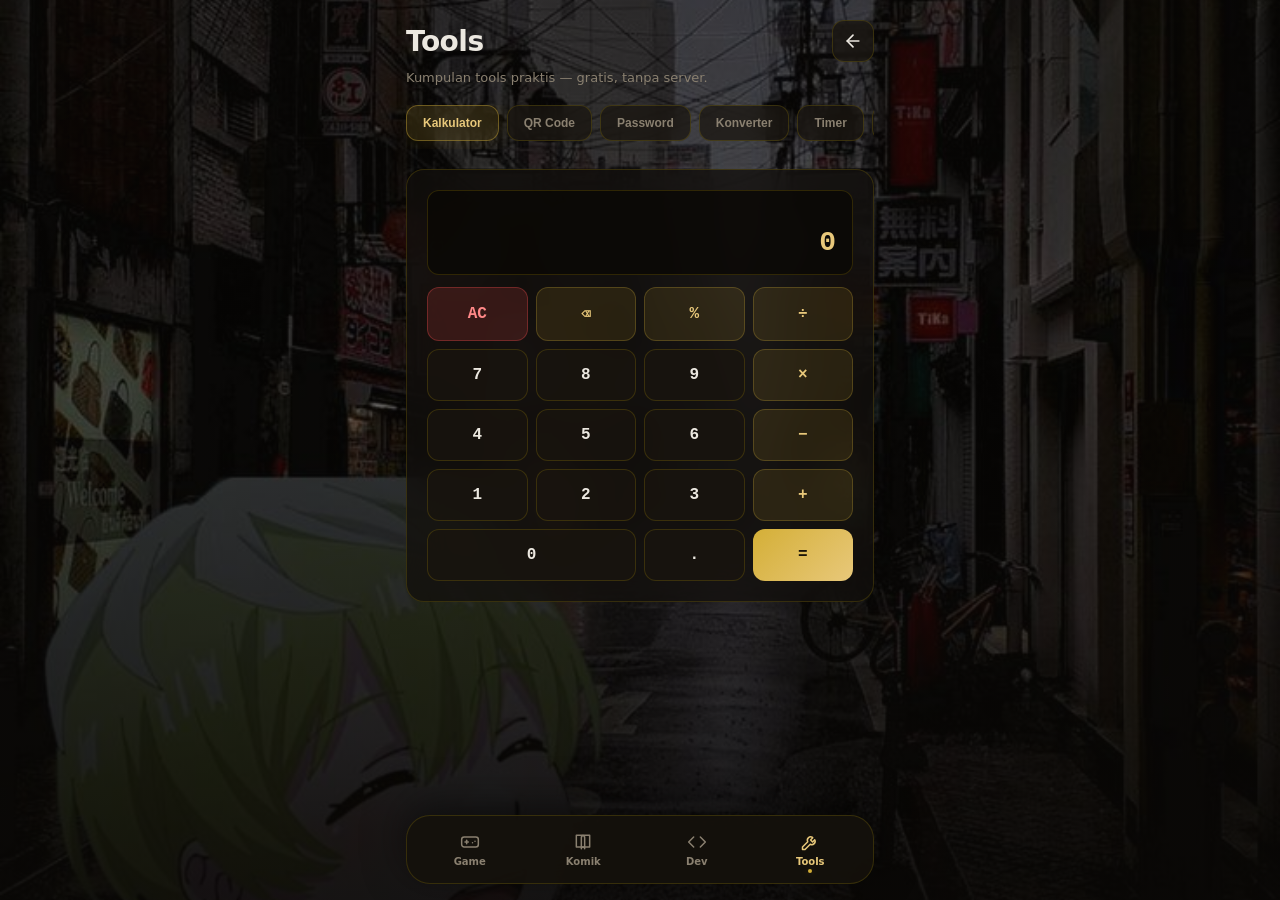
<file: tools.html>
<!DOCTYPE html>
<html lang="id">
<head>
<meta charset="UTF-8">
<meta name="viewport" content="width=device-width, initial-scale=1.0">
<title>Tools // v4l3n</title>
<style>
  :root {
    --bg: #0a0a0c;
    --panel: rgba(18, 15, 12, 0.75);
    --panel-solid: rgba(22, 18, 14, 0.95);
    --border: rgba(255, 215, 0, 0.15);
    --gold: #d4af37;
    --gold-soft: #e8c87a;
    --gold-dim: #8a7020;
    --gold-glow: rgba(212, 175, 55, 0.3);
    --text: #ece8e0;
    --muted: #8a8070;
    --font: 'Inter', 'Segoe UI', system-ui, -apple-system, sans-serif;
    --mono: 'JetBrains Mono', 'Fira Code', 'Courier New', monospace;
  }

  * { margin: 0; padding: 0; box-sizing: border-box; }

  body {
    font-family: var(--font);
    background: var(--bg);
    color: var(--text);
    min-height: 100vh;
    overflow-x: hidden;
  }

  .dash-bg {
    position: fixed;
    inset: 0;
    z-index: 0;
    background-image: url('assets/tenka-bg.jpg');
    background-size: cover;
    background-position: center;
    background-attachment: fixed;
  }

  .dash-overlay {
    position: fixed;
    inset: 0;
    z-index: 1;
    background: linear-gradient(180deg,
      rgba(10, 8, 6, 0.65) 0%,
      rgba(10, 8, 6, 0.5) 40%,
      rgba(10, 8, 6, 0.85) 100%);
    pointer-events: none;
  }

  .wrap {
    position: relative;
    z-index: 2;
    max-width: 500px;
    margin: 0 auto;
    padding: 20px 16px 120px;
  }

  /* Header */
  .tools-header {
    display: flex;
    justify-content: space-between;
    align-items: center;
    margin-bottom: 8px;
  }
  .tools-header h1 {
    font-size: 28px;
    font-weight: 800;
    letter-spacing: -0.5px;
  }
  .back-btn {
    width: 42px;
    height: 42px;
    border-radius: 12px;
    background: rgba(25, 20, 15, 0.7);
    backdrop-filter: blur(12px);
    -webkit-backdrop-filter: blur(12px);
    border: 1px solid var(--border);
    display: flex;
    align-items: center;
    justify-content: center;
    text-decoration: none;
    transition: all 0.25s ease;
  }
  .back-btn:hover {
    background: rgba(45, 38, 25, 0.8);
    border-color: var(--gold-dim);
  }
  .back-btn svg {
    width: 20px; height: 20px;
    stroke: var(--text);
    stroke-width: 2;
    fill: none;
    stroke-linecap: round;
    stroke-linejoin: round;
  }
  .tools-sub {
    font-size: 13px;
    color: var(--muted);
    margin-bottom: 20px;
  }

  /* Tool tabs */
  .tool-tabs {
    display: flex;
    gap: 8px;
    overflow-x: auto;
    padding-bottom: 8px;
    margin-bottom: 20px;
    scrollbar-width: none;
  }
  .tool-tabs::-webkit-scrollbar { display: none; }
  .tool-tab {
    flex-shrink: 0;
    padding: 10px 16px;
    background: rgba(25, 20, 15, 0.7);
    backdrop-filter: blur(12px);
    border: 1px solid var(--border);
    border-radius: 12px;
    color: var(--muted);
    font-size: 12px;
    font-weight: 600;
    cursor: pointer;
    transition: all 0.25s ease;
    white-space: nowrap;
  }
  .tool-tab:hover {
    color: var(--text);
    border-color: var(--gold-dim);
  }
  .tool-tab.active {
    background: rgba(212, 175, 55, 0.15);
    color: var(--gold-soft);
    border-color: rgba(212, 175, 55, 0.4);
    box-shadow: 0 0 20px rgba(212, 175, 55, 0.15);
  }

  /* Tool panel */
  .tool-panel {
    display: none;
    animation: fadeIn 0.3s ease;
  }
  .tool-panel.active { display: block; }
  @keyframes fadeIn {
    from { opacity: 0; transform: translateY(10px); }
    to { opacity: 1; transform: translateY(0); }
  }

  .card {
    background: var(--panel);
    backdrop-filter: blur(20px);
    -webkit-backdrop-filter: blur(20px);
    border: 1px solid var(--border);
    border-radius: 18px;
    padding: 20px;
    margin-bottom: 14px;
  }
  .card h3 {
    font-size: 15px;
    font-weight: 700;
    margin-bottom: 14px;
    display: flex;
    align-items: center;
    gap: 8px;
  }
  .card h3 svg {
    width: 18px; height: 18px;
    stroke: var(--gold-soft);
    stroke-width: 1.8;
    fill: none;
    stroke-linecap: round;
    stroke-linejoin: round;
  }

  /* Input & button */
  input, textarea, select {
    width: 100%;
    padding: 12px 14px;
    background: rgba(10, 8, 6, 0.7);
    border: 1px solid var(--border);
    border-radius: 10px;
    color: var(--text);
    font-family: var(--font);
    font-size: 14px;
    outline: none;
    transition: border-color 0.2s;
    margin-bottom: 10px;
  }
  input:focus, textarea:focus, select:focus {
    border-color: var(--gold-dim);
    box-shadow: 0 0 0 3px rgba(212, 175, 55, 0.1);
  }
  input::placeholder, textarea::placeholder { color: var(--muted); }
  textarea { resize: vertical; min-height: 80px; }

  .btn {
    display: inline-flex;
    align-items: center;
    justify-content: center;
    gap: 8px;
    padding: 12px 20px;
    background: linear-gradient(135deg, #d4af37, #e8c87a);
    color: #1a1408;
    border: none;
    border-radius: 10px;
    font-family: var(--font);
    font-size: 13px;
    font-weight: 700;
    cursor: pointer;
    transition: all 0.25s ease;
    box-shadow: 0 4px 15px rgba(212, 175, 55, 0.25);
    width: 100%;
    margin-bottom: 8px;
  }
  .btn:hover {
    transform: translateY(-2px);
    box-shadow: 0 6px 25px rgba(212, 175, 55, 0.4);
  }
  .btn-secondary {
    background: rgba(25, 20, 15, 0.8);
    color: var(--text);
    border: 1px solid var(--border);
    box-shadow: none;
  }
  .btn-secondary:hover {
    background: rgba(40, 32, 22, 0.9);
    border-color: var(--gold-dim);
  }

  .result {
    padding: 14px;
    background: rgba(10, 8, 6, 0.6);
    border: 1px solid var(--border);
    border-radius: 10px;
    font-family: var(--mono);
    font-size: 13px;
    color: var(--gold-soft);
    word-break: break-all;
    margin-top: 10px;
    min-height: 46px;
    display: flex;
    align-items: center;
    justify-content: center;
    text-align: center;
  }

  /* Kalkulator */
  .calc-display {
    background: rgba(10, 8, 6, 0.8);
    border: 1px solid var(--border);
    border-radius: 12px;
    padding: 16px;
    margin-bottom: 12px;
    text-align: right;
  }
  .calc-display .calc-expr {
    font-family: var(--mono);
    font-size: 12px;
    color: var(--muted);
    min-height: 16px;
    margin-bottom: 4px;
  }
  .calc-display .calc-result {
    font-family: var(--mono);
    font-size: 28px;
    font-weight: 700;
    color: var(--gold-soft);
    word-break: break-all;
  }
  .calc-buttons {
    display: grid;
    grid-template-columns: repeat(4, 1fr);
    gap: 8px;
  }
  .calc-btn {
    padding: 16px 8px;
    background: rgba(25, 20, 15, 0.8);
    border: 1px solid var(--border);
    border-radius: 12px;
    color: var(--text);
    font-family: var(--mono);
    font-size: 16px;
    font-weight: 600;
    cursor: pointer;
    transition: all 0.15s ease;
  }
  .calc-btn:hover {
    background: rgba(45, 38, 25, 0.9);
    border-color: var(--gold-dim);
  }
  .calc-btn:active { transform: scale(0.95); }
  .calc-btn.op {
    background: rgba(212, 175, 55, 0.12);
    color: var(--gold-soft);
    border-color: rgba(212, 175, 55, 0.25);
  }
  .calc-btn.eq {
    background: linear-gradient(135deg, #d4af37, #e8c87a);
    color: #1a1408;
    border: none;
    font-weight: 800;
  }
  .calc-btn.clear {
    background: rgba(255, 80, 80, 0.15);
    color: #ff8888;
    border-color: rgba(255, 80, 80, 0.3);
  }

  /* QR Code */
  .qr-result {
    display: flex;
    justify-content: center;
    padding: 20px;
    background: #fff;
    border-radius: 12px;
    margin-top: 12px;
  }
  .qr-result canvas, .qr-result img {
    display: block;
    max-width: 100%;
  }

  /* Color picker */
  .color-preview {
    width: 100%;
    height: 80px;
    border-radius: 12px;
    margin-bottom: 12px;
    border: 1px solid var(--border);
    transition: background 0.3s;
  }
  .color-info {
    display: grid;
    grid-template-columns: 1fr 1fr;
    gap: 10px;
  }
  .color-info-item {
    padding: 12px;
    background: rgba(10, 8, 6, 0.6);
    border: 1px solid var(--border);
    border-radius: 10px;
    text-align: center;
    cursor: pointer;
    transition: all 0.2s;
  }
  .color-info-item:hover {
    border-color: var(--gold-dim);
  }
  .color-info-item .label {
    font-size: 10px;
    color: var(--muted);
    text-transform: uppercase;
    letter-spacing: 1px;
    margin-bottom: 4px;
  }
  .color-info-item .val {
    font-family: var(--mono);
    font-size: 14px;
    font-weight: 700;
    color: var(--gold-soft);
  }

  /* Timer */
  .timer-display {
    font-family: var(--mono);
    font-size: 48px;
    font-weight: 700;
    text-align: center;
    color: var(--gold-soft);
    padding: 20px 0;
    text-shadow: 0 0 30px rgba(212, 175, 55, 0.3);
    letter-spacing: 2px;
  }
  .timer-inputs {
    display: grid;
    grid-template-columns: 1fr 1fr 1fr;
    gap: 10px;
    margin-bottom: 12px;
  }
  .timer-inputs input {
    text-align: center;
    font-family: var(--mono);
    font-size: 16px;
    font-weight: 700;
    margin: 0;
  }
  .timer-inputs label {
    display: block;
    font-size: 10px;
    color: var(--muted);
    text-align: center;
    text-transform: uppercase;
    letter-spacing: 1px;
    margin-bottom: 6px;
  }

  /* Notes */
  .note-item {
    padding: 12px;
    background: rgba(10, 8, 6, 0.6);
    border: 1px solid var(--border);
    border-radius: 10px;
    margin-bottom: 8px;
    display: flex;
    justify-content: space-between;
    align-items: flex-start;
    gap: 10px;
  }
  .note-text {
    flex: 1;
    font-size: 13px;
    line-height: 1.5;
    word-break: break-word;
  }
  .note-delete {
    background: rgba(255, 80, 80, 0.15);
    border: 1px solid rgba(255, 80, 80, 0.3);
    color: #ff8888;
    width: 28px;
    height: 28px;
    border-radius: 8px;
    display: flex;
    align-items: center;
    justify-content: center;
    cursor: pointer;
    flex-shrink: 0;
    font-size: 14px;
    font-weight: 700;
    transition: all 0.2s;
  }
  .note-delete:hover {
    background: rgba(255, 80, 80, 0.3);
  }

  /* Text case */
  .text-case-buttons {
    display: grid;
    grid-template-columns: 1fr 1fr;
    gap: 8px;
  }

  /* Bottom nav */
  .bottom-nav {
    position: fixed;
    bottom: 16px;
    left: 50%;
    transform: translateX(-50%);
    width: calc(100% - 32px);
    max-width: 468px;
    background: rgba(20, 17, 12, 0.9);
    backdrop-filter: blur(20px);
    -webkit-backdrop-filter: blur(20px);
    border: 1px solid var(--border);
    border-radius: 24px;
    padding: 8px;
    display: grid;
    grid-template-columns: repeat(4, 1fr);
    gap: 4px;
    z-index: 100;
    box-shadow: 0 -10px 40px rgba(0, 0, 0, 0.5);
  }
  .nav-item {
    display: flex;
    flex-direction: column;
    align-items: center;
    gap: 4px;
    padding: 8px 4px;
    border-radius: 16px;
    text-decoration: none;
    color: var(--muted);
    font-size: 10px;
    font-weight: 600;
    transition: all 0.25s ease;
    position: relative;
  }
  .nav-item svg {
    width: 20px; height: 20px;
    stroke: currentColor;
    stroke-width: 1.8;
    fill: none;
    stroke-linecap: round;
    stroke-linejoin: round;
  }
  .nav-item:hover {
    color: var(--text);
    background: rgba(35, 30, 22, 0.5);
  }
  .nav-item.active {
    color: var(--gold-soft);
  }
  .nav-item.active::after {
    content: '';
    position: absolute;
    bottom: 2px;
    width: 4px;
    height: 4px;
    border-radius: 50%;
    background: var(--gold);
    box-shadow: 0 0 8px var(--gold-glow);
  }

  @media (max-width: 380px) {
    .tool-tabs { gap: 6px; }
    .tool-tab { padding: 8px 12px; font-size: 11px; }
  }
</style>
</head>
<body>

<div class="dash-bg"></div>
<div class="dash-overlay"></div>

<div class="wrap">

  <!-- Header -->
  <div class="tools-header">
    <h1>Tools</h1>
    <a class="back-btn" href="/">
      <svg viewBox="0 0 24 24">
        <line x1="19" y1="12" x2="5" y2="12"/>
        <polyline points="12 19 5 12 12 5"/>
      </svg>
    </a>
  </div>
  <div class="tools-sub">Kumpulan tools praktis — gratis, tanpa server.</div>

  <!-- Tabs -->
  <div class="tool-tabs">
    <button class="tool-tab active" onclick="switchTool('calc', this)">Kalkulator</button>
    <button class="tool-tab" onclick="switchTool('qr', this)">QR Code</button>
    <button class="tool-tab" onclick="switchTool('pass', this)">Password</button>
    <button class="tool-tab" onclick="switchTool('unit', this)">Konverter</button>
    <button class="tool-tab" onclick="switchTool('timer', this)">Timer</button>
    <button class="tool-tab" onclick="switchTool('notes', this)">Catatan</button>
    <button class="tool-tab" onclick="switchTool('color', this)">Warna</button>
    <button class="tool-tab" onclick="switchTool('case', this)">Teks</button>
  </div>

  <!-- ============ KALKULATOR ============ -->
  <div class="tool-panel active" id="panel-calc">
    <div class="card">
      <div class="calc-display">
        <div class="calc-expr" id="calcExpr">&nbsp;</div>
        <div class="calc-result" id="calcResult">0</div>
      </div>
      <div class="calc-buttons">
        <button class="calc-btn clear" onclick="calcClear()">AC</button>
        <button class="calc-btn op" onclick="calcDel()">⌫</button>
        <button class="calc-btn op" onclick="calcInput('%')">%</button>
        <button class="calc-btn op" onclick="calcInput('/')">÷</button>

        <button class="calc-btn" onclick="calcInput('7')">7</button>
        <button class="calc-btn" onclick="calcInput('8')">8</button>
        <button class="calc-btn" onclick="calcInput('9')">9</button>
        <button class="calc-btn op" onclick="calcInput('*')">×</button>

        <button class="calc-btn" onclick="calcInput('4')">4</button>
        <button class="calc-btn" onclick="calcInput('5')">5</button>
        <button class="calc-btn" onclick="calcInput('6')">6</button>
        <button class="calc-btn op" onclick="calcInput('-')">−</button>

        <button class="calc-btn" onclick="calcInput('1')">1</button>
        <button class="calc-btn" onclick="calcInput('2')">2</button>
        <button class="calc-btn" onclick="calcInput('3')">3</button>
        <button class="calc-btn op" onclick="calcInput('+')">+</button>

        <button class="calc-btn" onclick="calcInput('0')" style="grid-column: span 2;">0</button>
        <button class="calc-btn" onclick="calcInput('.')">.</button>
        <button class="calc-btn eq" onclick="calcEqual()">=</button>
      </div>
    </div>
  </div>

  <!-- ============ QR CODE ============ -->
  <div class="tool-panel" id="panel-qr">
    <div class="card">
      <h3>
        <svg viewBox="0 0 24 24">
          <rect x="3" y="3" width="7" height="7"/>
          <rect x="14" y="3" width="7" height="7"/>
          <rect x="3" y="14" width="7" height="7"/>
          <rect x="14" y="14" width="7" height="7"/>
        </svg>
        QR Code Generator
      </h3>
      <input type="text" id="qrInput" placeholder="Masukkan teks atau link..." />
      <button class="btn" onclick="generateQR()">Generate QR</button>
      <div class="qr-result" id="qrResult" style="display:none;">
        <canvas id="qrCanvas"></canvas>
      </div>
    </div>
  </div>

  <!-- ============ PASSWORD ============ -->
  <div class="tool-panel" id="panel-pass">
    <div class="card">
      <h3>
        <svg viewBox="0 0 24 24">
          <rect x="3" y="11" width="18" height="11" rx="2"/>
          <path d="M7 11V7a5 5 0 0 1 10 0v4"/>
        </svg>
        Generator Password
      </h3>
      <input type="number" id="passLength" value="16" min="4" max="64" placeholder="Panjang password (4-64)" />
      <div class="text-case-buttons" style="margin-bottom: 10px;">
        <button class="btn btn-secondary" onclick="togglePassOpt('upper', this)">A-Z</button>
        <button class="btn btn-secondary" onclick="togglePassOpt('lower', this)">a-z</button>
        <button class="btn btn-secondary" onclick="togglePassOpt('num', this)">0-9</button>
        <button class="btn btn-secondary" onclick="togglePassOpt('sym', this)">!@#</button>
      </div>
      <button class="btn" onclick="generatePassword()">Generate Password</button>
      <div class="result" id="passResult">Klik generate</div>
      <button class="btn btn-secondary" onclick="copyText('passResult')">Copy</button>
    </div>
  </div>

  <!-- ============ KONVERTER ============ -->
  <div class="tool-panel" id="panel-unit">
    <div class="card">
      <h3>
        <svg viewBox="0 0 24 24">
          <path d="M3 12h18M12 3v18"/>
        </svg>
        Konverter Satuan
      </h3>
      <select id="unitType" onchange="updateUnitOptions()">
        <option value="length">Panjang</option>
        <option value="weight">Berat</option>
        <option value="temp">Suhu</option>
      </select>
      <input type="number" id="unitInput" placeholder="Nilai..." value="1" />
      <div style="display: grid; grid-template-columns: 1fr 1fr; gap: 10px;">
        <select id="unitFrom"></select>
        <select id="unitTo"></select>
      </div>
      <button class="btn" onclick="convertUnit()">Konversi</button>
      <div class="result" id="unitResult">Hasil muncul di sini</div>
    </div>
  </div>

  <!-- ============ TIMER ============ -->
  <div class="tool-panel" id="panel-timer">
    <div class="card">
      <h3>
        <svg viewBox="0 0 24 24">
          <circle cx="12" cy="12" r="10"/>
          <polyline points="12 6 12 12 16 14"/>
        </svg>
        Timer
      </h3>
      <div class="timer-display" id="timerDisplay">00:00:00</div>
      <div class="timer-inputs">
        <div>
          <label>Jam</label>
          <input type="number" id="timerH" value="0" min="0" max="99" />
        </div>
        <div>
          <label>Menit</label>
          <input type="number" id="timerM" value="5" min="0" max="59" />
        </div>
        <div>
          <label>Detik</label>
          <input type="number" id="timerS" value="0" min="0" max="59" />
        </div>
      </div>
      <button class="btn" id="timerBtn" onclick="toggleTimer()">Mulai</button>
      <button class="btn btn-secondary" onclick="resetTimer()">Reset</button>
    </div>
  </div>

  <!-- ============ CATATAN ============ -->
  <div class="tool-panel" id="panel-notes">
    <div class="card">
      <h3>
        <svg viewBox="0 0 24 24">
          <path d="M14 2H6a2 2 0 0 0-2 2v16a2 2 0 0 0 2 2h12a2 2 0 0 0 2-2V8z"/>
          <polyline points="14 2 14 8 20 8"/>
        </svg>
        Catatan Cepat
      </h3>
      <textarea id="noteInput" placeholder="Tulis catatan..."></textarea>
      <button class="btn" onclick="addNote()">Tambah Catatan</button>
      <div id="notesList"></div>
    </div>
  </div>

  <!-- ============ COLOR PICKER ============ -->
  <div class="tool-panel" id="panel-color">
    <div class="card">
      <h3>
        <svg viewBox="0 0 24 24">
          <circle cx="12" cy="12" r="10"/>
          <circle cx="12" cy="12" r="4"/>
        </svg>
        Pemilih Warna
      </h3>
      <input type="color" id="colorInput" value="#d4af37" onchange="updateColor()" oninput="updateColor()" style="height: 60px; padding: 4px; cursor: pointer;" />
      <div class="color-preview" id="colorPreview" style="background: #d4af37;"></div>
      <div class="color-info">
        <div class="color-info-item" onclick="copyText('colorHex')">
          <div class="label">HEX</div>
          <div class="val" id="colorHex">#D4AF37</div>
        </div>
        <div class="color-info-item" onclick="copyText('colorRgb')">
          <div class="label">RGB</div>
          <div class="val" id="colorRgb">212, 175, 55</div>
        </div>
      </div>
    </div>
  </div>

  <!-- ============ TEXT CASE ============ -->
  <div class="tool-panel" id="panel-case">
    <div class="card">
      <h3>
        <svg viewBox="0 0 24 24">
          <polyline points="4 7 4 4 20 4 20 7"/>
          <line x1="9" y1="20" x2="15" y2="20"/>
          <line x1="12" y1="4" x2="12" y2="20"/>
        </svg>
        Text Case Converter
      </h3>
      <textarea id="caseInput" placeholder="Tulis teks di sini..."></textarea>
      <div class="text-case-buttons">
        <button class="btn btn-secondary" onclick="convertCase('upper')">UPPERCASE</button>
        <button class="btn btn-secondary" onclick="convertCase('lower')">lowercase</button>
        <button class="btn btn-secondary" onclick="convertCase('title')">Title Case</button>
        <button class="btn btn-secondary" onclick="convertCase('sentence')">Sentence case</button>
      </div>
      <div class="result" id="caseResult">Hasil muncul di sini</div>
      <button class="btn btn-secondary" onclick="copyText('caseResult')">Copy</button>
    </div>
  </div>

</div>

<!-- Bottom nav -->
<nav class="bottom-nav">
  <a class="nav-item" href="/">
    <svg viewBox="0 0 24 24">
      <line x1="6" y1="12" x2="10" y2="12"/>
      <line x1="8" y1="10" x2="8" y2="14"/>
      <line x1="15" y1="13" x2="15.01" y2="13"/>
      <line x1="18" y1="11" x2="18.01" y2="11"/>
      <rect x="2" y="6" width="20" height="12" rx="3"/>
    </svg>
    <span>Game</span>
  </a>
  <a class="nav-item" href="https://valenmanga.my.id" target="_blank">
    <svg viewBox="0 0 24 24">
      <path d="M4 4h7a3 3 0 0 1 3 3v13a2 2 0 0 0-2-2H4z"/>
      <path d="M20 4h-7a3 3 0 0 0-3 3v13a2 2 0 0 1 2-2h8z"/>
    </svg>
    <span>Komik</span>
  </a>
  <a class="nav-item" href="/dev.html">
    <svg viewBox="0 0 24 24">
      <polyline points="16 18 22 12 16 6"/>
      <polyline points="8 6 2 12 8 18"/>
    </svg>
    <span>Dev</span>
  </a>
  <a class="nav-item active" href="/tools.html">
    <svg viewBox="0 0 24 24">
      <path d="M14.7 6.3a4 4 0 0 0-5.4 5.4L3 18v3h3l6.3-6.3a4 4 0 0 0 5.4-5.4l-2.6 2.6-2.4-2.4 2.6-2.6z"/>
    </svg>
    <span>Tools</span>
  </a>
</nav>

<script>
  // ============ SWITCH TOOL ============
  function switchTool(id, el) {
    document.querySelectorAll('.tool-panel').forEach(p => p.classList.remove('active'));
    document.querySelectorAll('.tool-tab').forEach(t => t.classList.remove('active'));
    document.getElementById('panel-' + id).classList.add('active');
    if (el) el.classList.add('active');
  }

  // ============ COPY HELPER ============
  function copyText(elementId) {
    const el = document.getElementById(elementId);
    if (!el) return;
    const text = el.textContent || el.value;
    navigator.clipboard.writeText(text).then(() => {
      const old = el.textContent;
      el.textContent = '✓ Copied!';
      setTimeout(() => { el.textContent = old; }, 1000);
    }).catch(() => {
      alert('Gagal copy: ' + text);
    });
  }

  // ============ KALKULATOR ============
  let calcCurrent = '';
  let calcPrevious = '';
  let calcOp = null;

  function updateCalcDisplay() {
    document.getElementById('calcExpr').textContent = calcPrevious + ' ' + (calcOp || '');
    document.getElementById('calcResult').textContent = calcCurrent || '0';
  }

  function calcInput(val) {
    if (val === '.' && calcCurrent.includes('.')) return;
    calcCurrent += val;
    updateCalcDisplay();
  }

  function calcInputOp(op) {
    if (calcCurrent === '') return;
    if (calcPrevious !== '' && calcOp) calcEqual();
    calcPrevious = calcCurrent;
    calcCurrent = '';
    calcOp = op;
    updateCalcDisplay();
  }

  function calcClear() {
    calcCurrent = '';
    calcPrevious = '';
    calcOp = null;
    updateCalcDisplay();
  }

  function calcDel() {
    calcCurrent = calcCurrent.slice(0, -1);
    updateCalcDisplay();
  }

  function calcEqual() {
    if (calcCurrent === '' || calcPrevious === '' || !calcOp) return;
    const a = parseFloat(calcPrevious);
    const b = parseFloat(calcCurrent);
    let res = 0;
    switch(calcOp) {
      case '+': res = a + b; break;
      case '-': res = a - b; break;
      case '*': res = a * b; break;
      case '/': res = b !== 0 ? a / b : 'Error'; break;
      case '%': res = a % b; break;
    }
    calcCurrent = String(res);
    calcPrevious = '';
    calcOp = null;
    updateCalcDisplay();
  }

  // Override calcInput buat operator
  const originalCalcInput = calcInput;
  calcInput = function(val) {
    if (['+', '-', '*', '/', '%'].includes(val)) {
      calcInputOp(val);
    } else {
      originalCalcInput(val);
    }
  };

  // ============ QR CODE (pakai API gratis) ============
  function generateQR() {
    const input = document.getElementById('qrInput').value.trim();
    if (!input) { alert('Masukkan teks dulu'); return; }
    const result = document.getElementById('qrResult');
    const canvas = document.getElementById('qrCanvas');
    const img = new Image();
    img.crossOrigin = 'anonymous';
    img.onload = () => {
      canvas.width = img.width;
      canvas.height = img.height;
      const ctx = canvas.getContext('2d');
      ctx.drawImage(img, 0, 0);
      result.style.display = 'flex';
    };
    img.onerror = () => {
      alert('Gagal generate QR. Cek koneksi internet.');
    };
    img.src = 'https://api.qrserver.com/v1/create-qr-code/?size=300x300&data=' + encodeURIComponent(input);
  }

  // ============ PASSWORD ============
  const passOpts = { upper: true, lower: true, num: true, sym: true };

  function togglePassOpt(key, btn) {
    passOpts[key] = !passOpts[key];
    btn.style.opacity = passOpts[key] ? '1' : '0.4';
  }

  function generatePassword() {
    const length = parseInt(document.getElementById('passLength').value) || 16;
    let chars = '';
    if (passOpts.upper) chars += 'ABCDEFGHIJKLMNOPQRSTUVWXYZ';
    if (passOpts.lower) chars += 'abcdefghijklmnopqrstuvwxyz';
    if (passOpts.num) chars += '0123456789';
    if (passOpts.sym) chars += '!@#$%^&*()_+-=[]{}|;:,.<>?';
    if (!chars) { alert('Pilih minimal 1 opsi karakter'); return; }
    let pass = '';
    for (let i = 0; i < length; i++) {
      pass += chars.charAt(Math.floor(Math.random() * chars.length));
    }
    document.getElementById('passResult').textContent = pass;
  }

  // ============ KONVERTER ============
  const unitData = {
    length: {
      m: 1, km: 1000, cm: 0.01, mm: 0.001, inch: 0.0254, ft: 0.3048, mile: 1609.34
    },
    weight: {
      kg: 1, g: 0.001, mg: 0.000001, ton: 1000, lb: 0.453592, oz: 0.0283495
    },
    temp: {
      celsius: 'C', fahrenheit: 'F', kelvin: 'K'
    }
  };

  function updateUnitOptions() {
    const type = document.getElementById('unitType').value;
    const from = document.getElementById('unitFrom');
    const to = document.getElementById('unitTo');
    from.innerHTML = '';
    to.innerHTML = '';
    if (type === 'temp') {
      ['celsius', 'fahrenheit', 'kelvin'].forEach(u => {
        from.innerHTML += `<option value="${u}">${u}</option>`;
        to.innerHTML += `<option value="${u}">${u}</option>`;
      });
      to.value = 'fahrenheit';
    } else {
      Object.keys(unitData[type]).forEach(u => {
        from.innerHTML += `<option value="${u}">${u}</option>`;
        to.innerHTML += `<option value="${u}">${u}</option>`;
      });
    }
  }

  function convertUnit() {
    const type = document.getElementById('unitType').value;
    const val = parseFloat(document.getElementById('unitInput').value);
    const from = document.getElementById('unitFrom').value;
    const to = document.getElementById('unitTo').value;
    if (isNaN(val)) { document.getElementById('unitResult').textContent = 'Masukkan nilai valid'; return; }

    let result;
    if (type === 'temp') {
      let c;
      if (from === 'celsius') c = val;
      else if (from === 'fahrenheit') c = (val - 32) * 5/9;
      else c = val - 273.15;
      if (to === 'celsius') result = c;
      else if (to === 'fahrenheit') result = c * 9/5 + 32;
      else result = c + 273.15;
    } else {
      const base = val * unitData[type][from];
      result = base / unitData[type][to];
    }

    document.getElementById('unitResult').textContent = result.toFixed(4).replace(/\.?0+$/, '') + ' ' + to;
  }

  updateUnitOptions();

  // ============ TIMER ============
  let timerInterval = null;
  let timerSeconds = 0;
  let timerRunning = false;

  function updateTimerDisplay() {
    const h = Math.floor(timerSeconds / 3600);
    const m = Math.floor((timerSeconds % 3600) / 60);
    const s = timerSeconds % 60;
    document.getElementById('timerDisplay').textContent =
      String(h).padStart(2, '0') + ':' + String(m).padStart(2, '0') + ':' + String(s).padStart(2, '0');
  }

  function toggleTimer() {
    const btn = document.getElementById('timerBtn');
    if (timerRunning) {
      clearInterval(timerInterval);
      timerRunning = false;
      btn.textContent = 'Lanjut';
    } else {
      if (timerSeconds === 0) {
        const h = parseInt(document.getElementById('timerH').value) || 0;
        const m = parseInt(document.getElementById('timerM').value) || 0;
        const s = parseInt(document.getElementById('timerS').value) || 0;
        timerSeconds = h * 3600 + m * 60 + s;
      }
      if (timerSeconds <= 0) { alert('Set waktu dulu'); return; }
      timerRunning = true;
      btn.textContent = 'Pause';
      timerInterval = setInterval(() => {
        timerSeconds--;
        updateTimerDisplay();
        if (timerSeconds <= 0) {
          clearInterval(timerInterval);
          timerRunning = false;
          btn.textContent = 'Mulai';
          updateTimerDisplay();
          // Notif
          if (Notification.permission === 'granted') {
            new Notification('⏰ Timer selesai!');
          } else if (Notification.permission !== 'denied') {
            Notification.requestPermission().then(p => {
              if (p === 'granted') new Notification('⏰ Timer selesai!');
            });
          }
          alert('⏰ Timer selesai!');
        }
      }, 1000);
    }
  }

  function resetTimer() {
    clearInterval(timerInterval);
    timerRunning = false;
    timerSeconds = 0;
    document.getElementById('timerBtn').textContent = 'Mulai';
    updateTimerDisplay();
  }

  // ============ CATATAN ============
  let notes = JSON.parse(localStorage.getItem('v4l3n_notes') || '[]');

  function renderNotes() {
    const list = document.getElementById('notesList');
    list.innerHTML = '';
    notes.forEach((note, i) => {
      const div = document.createElement('div');
      div.className = 'note-item';
      div.innerHTML = `
        <div class="note-text">${escapeHtml(note)}</div>
        <div class="note-delete" onclick="deleteNote(${i})">×</div>
      `;
      list.appendChild(div);
    });
  }

  function addNote() {
    const input = document.getElementById('noteInput');
    const text = input.value.trim();
    if (!text) return;
    notes.unshift(text);
    localStorage.setItem('v4l3n_notes', JSON.stringify(notes));
    input.value = '';
    renderNotes();
  }

  function deleteNote(i) {
    notes.splice(i, 1);
    localStorage.setItem('v4l3n_notes', JSON.stringify(notes));
    renderNotes();
  }

  function escapeHtml(str) {
    const div = document.createElement('div');
    div.textContent = str;
    return div.innerHTML;
  }

  renderNotes();

  // ============ COLOR PICKER ============
  function updateColor() {
    const color = document.getElementById('colorInput').value;
    document.getElementById('colorPreview').style.background = color;
    document.getElementById('colorHex').textContent = color.toUpperCase();
    const r = parseInt(color.slice(1, 3), 16);
    const g = parseInt(color.slice(3, 5), 16);
    const b = parseInt(color.slice(5, 7), 16);
    document.getElementById('colorRgb').textContent = `${r}, ${g}, ${b}`;
  }

  // ============ TEXT CASE ============
  function convertCase(type) {
    const input = document.getElementById('caseInput').value;
    let result = '';
    switch(type) {
      case 'upper': result = input.toUpperCase(); break;
      case 'lower': result = input.toLowerCase(); break;
      case 'title': result = input.replace(/\w\S*/g, t => t.charAt(0).toUpperCase() + t.substr(1).toLowerCase()); break;
      case 'sentence': result = input.charAt(0).toUpperCase() + input.slice(1).toLowerCase(); break;
    }
    document.getElementById('caseResult').textContent = result;
  }

  // Init
  updateCalcDisplay();
  updateColor();
</script>

</body>
</html>
</file>
<file: style.css>
:root{
  --desk:#0f7f7a; --win:#cbc8bd; --ink:#14141c; --bar:#1c2a8a; --bar-text:#fff;
  --hi:#fff; --lo:#55535c; --star:#f2d94e; --screen:#0d1a14; --screen-text:#7dffa8; --link:#1c2a8a;
  box-sizing:border-box; padding-top:env(safe-area-inset-top,0px); padding-bottom:env(safe-area-inset-bottom,0px);
}
@media (prefers-color-scheme:dark){
  :root:not([data-theme="light"]){--desk:#0a3b39;--win:#3b3a44;--ink:#ecebe4;--bar:#3a4ad0;--hi:#5b5a66;--lo:#15151b;--screen:#070d0a;--link:#9fb0ff}
}
:root[data-theme="dark"]{--desk:#0a3b39;--win:#3b3a44;--ink:#ecebe4;--bar:#3a4ad0;--hi:#5b5a66;--lo:#15151b;--screen:#070d0a;--link:#9fb0ff}
*{box-sizing:border-box}
html{scroll-padding-top:env(safe-area-inset-top,0px)}
body{margin:0;background:var(--desk);color:var(--ink);font:400 15px/1.6 "IBM Plex Mono",ui-monospace,Menlo,Consolas,monospace;
  background-image:radial-gradient(rgba(255,255,255,.07) 1px,transparent 1px);background-size:6px 6px;
  overflow-x: hidden; /* Biar video nggak bikin scroll ke samping */
}
main{max-width:880px;margin:0 auto;padding:20px 14px 40px;display:grid;gap:18px}
h1,h2,h3{font-family:"Pixelify Sans",ui-monospace,monospace;margin:0;font-weight:700;line-height:1.15}
a{color:var(--link)}
.win{background:var(--win);border:2px solid;border-color:var(--hi) var(--lo) var(--lo) var(--hi);box-shadow:5px 5px 0 rgba(0,0,0,.4);min-width:0}
.bar{background:var(--bar);color:var(--bar-text,#fff);display:flex;align-items:center;gap:8px;padding:4px 6px;font:500 15px "Pixelify Sans",monospace}
.bar span:first-child{flex:1;overflow:hidden;text-overflow:ellipsis;white-space:nowrap}
.btn{width:18px;height:16px;background:var(--win);border:2px solid;border-color:var(--hi) var(--lo) var(--lo) var(--hi);flex:none}
.body{padding:16px}

/* === STYLE VIDEO HERO (FULL SCREEN) === */
.video-hero {
  position: relative;
  height: 100vh; /* Full layar */
  overflow: hidden;
  border: none !important; /* Hapus border window OS biar full */
  box-shadow: none !important;
  background: #000;
  border-radius: 0 !important;
  margin: 0 !important;
}

#bgVideo {
  position: absolute;
  top: 50%;
  left: 50%;
  min-width: 100%;
  min-height: 100%;
  width: auto;
  height: auto;
  transform: translate(-50%, -50%);
  object-fit: cover;
  z-index: 1;
}

/* Overlay gelap biar teks kebaca */
.video-overlay {
  position: absolute;
  inset: 0;
  background: rgba(0, 0, 0, 0.6); /* Gelap 60% */
  z-index: 2;
}

/* Tombol Menu & Volume di atas video */
.video-top-bar {
  position: absolute;
  top: 20px;
  left: 20px;
  right: 20px;
  display: flex;
  justify-content: space-between;
  z-index: 10;
}

.video-top-bar button {
  background: rgba(0, 0, 0, 0.6);
  border: 1px solid rgba(255, 255, 255, 0.3);
  color: #fff;
  width: 45px;
  height: 45px;
  border-radius: 12px;
  font-size: 20px;
  cursor: pointer;
  display: flex;
  align-items: center;
  justify-content: center;
  backdrop-filter: blur(5px);
}

/* Konten di tengah bawah */
.video-content {
  position: absolute;
  bottom: 40px;
  left: 0;
  right: 0;
  z-index: 5;
  padding: 0 20px;
  max-width: 600px;
  margin: 0 auto;
  color: #fff;
}

.video-content h1 {
  font-size: 2.5rem;
  margin-bottom: 8px;
  text-shadow: 0 2px 10px rgba(0,0,0,0.8);
}

.video-content p {
  font-size: 14px;
  margin-bottom: 20px;
  text-shadow: 0 2px 5px rgba(0,0,0,0.8);
  opacity: 0.9;
}
/* === END VIDEO HERO === */

.hero{display:grid;gap:16px} /* Fallback kalau video gagal */
.hero h1{font-size:clamp(2.4rem,9vw,4.2rem)}
.hero p{margin:.5em 0 0;max-width:46ch}
.screen{background:var(--screen);color:var(--screen-text);padding:12px 14px;border:2px solid;border-color:var(--lo) var(--hi) var(--hi) var(--lo);font-size:14px;overflow-x:auto}
.screen p{margin:0}
.screen .me{opacity:.7}
.cur{display:inline-block;width:.6em;height:1em;background:var(--screen-text);vertical-align:-2px;animation:blink 1.1s steps(1) infinite}
@keyframes blink{50%{opacity:0}}
@media (prefers-reduced-motion:reduce){.cur,.soon{animation:none}}
.grid{display:grid;gap:18px;grid-template-columns:repeat(auto-fit,minmax(240px,1fr))}
.proj .body{display:grid;gap:10px}
.proj svg{width:56px;height:56px}
.proj h3{font-size:1.4rem}
.proj p{margin:0}
dl{margin:0;display:grid;grid-template-columns:auto 1fr;gap:2px 12px;font-size:14px}
dt{opacity:.7} dd{margin:0}
.tag{display:inline-block;padding:0 8px;border:2px solid;border-color:var(--lo) var(--hi) var(--hi) var(--lo);font-size:13px}
.soon{animation:blink 1.6s steps(1) infinite}
.about p{margin:0 0 .8em;max-width:56ch}
.mail{font:700 clamp(1rem,4.5vw,1.5rem) "Pixelify Sans",monospace;word-break:break-all}
.task{background:var(--win);border:2px solid;border-color:var(--hi) var(--lo) var(--lo) var(--hi);padding:6px 10px;font-size:13px;display:flex;justify-content:space-between;gap:10px;flex-wrap:wrap}
a:focus-visible,button:focus-visible{outline:3px solid var(--star);outline-offset:2px}
[hidden]{display:none!important}

/* === LOADING SCREEN === */
#load{position:fixed;inset:0;z-index:100;display:grid;place-items:center;padding:20px;background:var(--desk);background-image:radial-gradient(rgba(255,255,255,.07) 1px,transparent 1px);background-size:6px 6px}
#load.out{opacity:0;visibility:hidden;transition:opacity .35s steps(4),visibility 0s .35s}
.ld{width:min(360px,100%)}
.ld h2{font-size:1.8rem}
.ld p{margin:.6em 0 .9em;min-height:1.6em}
.track{display:grid;grid-template-columns:repeat(20,1fr);gap:2px;padding:3px;border:2px solid;border-color:var(--lo) var(--hi) var(--hi) var(--lo);background:var(--screen)}
.track i{height:16px}
.track i.on{background:var(--star)}
.pct{text-align:right;font-size:13px;margin-top:6px}
.halo-btn{
  display:block;width:100%;margin-top:12px;cursor:pointer;
  font:700 16px/1.35 "Pixelify Sans",monospace;
  color:#fff;background:var(--bar);
  border:2px solid;border-color:var(--hi) var(--lo) var(--lo) var(--hi);
  padding:12px 14px;text-align:center;
  animation:haloPulse 1.6s ease-in-out infinite;
}
.halo-btn:hover{filter:brightness(1.15)}
.halo-btn:active{border-color:var(--lo) var(--hi) var(--hi) var(--lo);transform:translateY(2px)}
.halo-btn:disabled{opacity:.7;cursor:default;animation:none}
@keyframes haloPulse{50%{transform:scale(1.02)}}
@media (prefers-reduced-motion:reduce){#load.out,.halo-btn{transition:none;animation:none}}

.top{position:relative;z-index:5}
.menu-btn{margin-left:auto;display:grid;place-items:center;width:36px;height:28px;padding:0;cursor:pointer;color:var(--ink);background:var(--win);border:2px solid;border-color:var(--hi) var(--lo) var(--lo) var(--hi)}
.menu-btn:active{border-color:var(--lo) var(--hi) var(--hi) var(--lo)}
.menu{position:absolute;right:0;top:100%;margin-top:8px;min-width:190px;display:grid;padding:4px}
.menu a{padding:9px 12px;color:var(--ink);text-decoration:none;font:500 17px "Pixelify Sans",monospace}
.menu a:hover,.menu a[aria-current=page]{background:var(--bar);color:#fff}
#tenka{position:fixed;right:12px;bottom:calc(12px + env(safe-area-inset-bottom,0px));width:84px;z-index:20;cursor:grab;touch-action:none;user-select:none;-webkit-user-select:none}
#tenka.drag{cursor:grabbing}
#tenka img{width:100%;height:auto;display:block;pointer-events:none;-webkit-user-drag:none;filter:drop-shadow(3px 3px 0 rgba(0,0,0,.35));animation:bob 2.4s ease-in-out infinite}
#tenka.drag img{animation:none;transform:rotate(-6deg)}
@keyframes bob{50%{transform:translateY(-4px)}}
@media (prefers-reduced-motion:reduce){#tenka img{animation:none}}
.say{position:absolute;bottom:100%;margin-bottom:8px;width:max-content;max-width:180px;padding:6px 10px;background:#fff;color:#14141c;border:2px solid #14141c;font:500 14px/1.3 "Pixelify Sans",monospace;pointer-events:none;box-shadow:3px 3px 0 rgba(0,0,0,.35)}
.say.below{bottom:auto;top:100%;margin:8px 0 0}
.say.l{left:0}.say.r{right:0}


.musik{display:grid;gap:14px}
.musik h2{font-size:1.6rem}
.musik-sub{margin:0;opacity:.75;font-size:14px}
.musik-header { display: flex; flex-wrap: wrap; gap: 10px; align-items: center; justify-content: space-between; }
.search-box { flex: 1; min-width: 200px; padding: 8px 12px; font: 400 14px "IBM Plex Mono", monospace; background: var(--screen); color: var(--screen-text); border: 2px solid; border-color: var(--lo) var(--hi) var(--hi) var(--lo); outline: none; }
.search-box:focus { border-color: var(--star); }
.song-grid { display: grid; grid-template-columns: repeat(auto-fill, minmax(110px, 1fr)); gap: 10px; margin-top: 10px; }
.song-card { cursor: pointer; background: var(--screen); padding: 8px; border: 2px solid; border-color: var(--hi) var(--lo) var(--lo) var(--hi); display: flex; flex-direction: column; gap: 8px; transition: transform 0.1s; }
.song-card:active { border-color: var(--lo) var(--hi) var(--hi) var(--lo); transform: scale(0.97); }
.song-card img { width: 100%; aspect-ratio: 1/1; object-fit: cover; border: 1px solid var(--lo); background: var(--win); }
.song-card .card-title { font: 700 14px/1.2 "Pixelify Sans", monospace; color: var(--screen-text); text-align: center; overflow: hidden; text-overflow: ellipsis; white-space: nowrap; }


.player-header { display: flex; justify-content: space-between; align-items: center; margin-bottom: 8px; }
.back-btn { cursor: pointer; font: 700 14px "Pixelify Sans", monospace; background: var(--win); border: 2px solid; border-color: var(--hi) var(--lo) var(--lo) var(--hi); padding: 6px 12px; color: var(--ink); }
.back-btn:active { border-color: var(--lo) var(--hi) var(--hi) var(--lo); }

.keep-awake-btn {
  cursor: pointer; font: 700 13px "Pixelify Sans", monospace;
  color: var(--ink); background: var(--win);
  border: 2px solid; border-color: var(--hi) var(--lo) var(--lo) var(--hi);
  padding: 6px 12px;
  display: flex; align-items: center; gap: 6px;
}
.keep-awake-btn.active { background: var(--star); color: #14141c; border-color: var(--lo) var(--hi) var(--hi) var(--lo); }
.keep-awake-btn:active { transform: translateY(1px); }

#playerView { display: flex; flex-direction: column; gap: 14px; }
.player{display:flex;gap:12px;align-items:center;background:var(--screen);color:var(--screen-text);padding:10px 12px;border:2px solid;border-color:var(--lo) var(--hi) var(--hi) var(--lo)}
.play-btn{flex:none;width:44px;height:44px;display:grid;place-items:center;font:700 20px "Pixelify Sans",monospace;cursor:pointer;color:#14141c;background:var(--star);border:2px solid;border-color:var(--hi) var(--lo) var(--lo) var(--hi)}
.play-btn:active{border-color:var(--lo) var(--hi) var(--hi) var(--lo);transform:translateY(1px)}
.player-info{flex:1;display:grid;gap:6px;min-width:0}
.player-title{font:700 15px "Pixelify Sans",monospace;white-space:nowrap;overflow:hidden;text-overflow:ellipsis}
.player-time{font-size:12px;opacity:.8;text-align:right}
#seek{-webkit-appearance:none;appearance:none;width:100%;height:10px;background:transparent;cursor:pointer}
#seek::-webkit-slider-runnable-track{height:10px;background:var(--screen);border:2px solid var(--lo)}
#seek::-webkit-slider-thumb{-webkit-appearance:none;width:12px;height:16px;margin-top:-5px;background:var(--star);border:2px solid #14141c}
#seek::-moz-range-track{height:10px;background:var(--screen);border:2px solid var(--lo)}
#seek::-moz-range-thumb{width:12px;height:16px;background:var(--star);border:2px solid #14141c;border-radius:0}


.lyrics-wrap { height: 300px; background: var(--screen); border: 2px solid; border-color: var(--lo) var(--hi) var(--hi) var(--lo); overflow: hidden; position: relative; }
.lyrics-inner { padding: 14px 20px; font: 500 16px/1.4 "IBM Plex Mono", monospace; color: var(--screen-text); transition: transform 0.5s cubic-bezier(0.25, 1, 0.5, 1); }
.lyrics-inner .line { 
  margin: 0 0 16px; 
  opacity: 0.3; 
  transform: scale(0.95); 
  transform-origin: left center;
  transition: all 0.4s cubic-bezier(0.25, 1, 0.5, 1); 
}
.lyrics-inner .line.active { 
  opacity: 1; 
  color: #fff; 
  font-weight: 700; 
  transform: scale(1.1); 
  text-shadow: 0 0 8px var(--screen-text), 0 0 12px var(--screen-text); 
}
.lyrics-inner .line.passed { 
  opacity: 0.4; 
  transform: scale(0.9); 
}


.lyrics-inner .line.glitch-red {
  color: #ff2a2a !important;
  font-weight: 800;
  text-shadow: 0 0 10px #ff0000, 0 0 20px #ff0000, 2px 0 0 #00ffff, -2px 0 0 #ffff00 !important;
  animation: glitchAnim 0.15s infinite;
}
@keyframes glitchAnim {
  0% { transform: translate(0, 0) scale(1.1) skew(0deg); }
  20% { transform: translate(-2px, 2px) scale(1.1) skew(2deg); }
  40% { transform: translate(2px, -2px) scale(1.1) skew(-2deg); }
  60% { transform: translate(-1px, -1px) scale(1.1) skew(1deg); }
  80% { transform: translate(1px, 1px) scale(1.1) skew(-1deg); }
  100% { transform: translate(0, 0) scale(1.1) skew(0deg); }
}


.tap-sync{display:flex; gap:8px; align-items:center; margin-top:8px}
.tap-sync button{flex:1;font:700 14px "Pixelify Sans",monospace;padding:8px;cursor:pointer;background:var(--win);border:2px solid;border-color:var(--hi) var(--lo) var(--lo) var(--hi); display:flex; align-items: center; justify-content:center; gap:6px;}
.tap-sync button:active{border-color:var(--lo) var(--hi) var(--hi) var(--lo)}
.tap-sync .tap-hit{background:var(--star);color:#14141c}
@media (prefers-reduced-motion:reduce){.lyrics-inner{transition:none}}


.game-container { position: relative; width: 100%; background: var(--screen); border: 2px solid; border-color: var(--lo) var(--hi) var(--hi) var(--lo); overflow: hidden; }
#dinoCanvas { display: block; width: 100%; height: 200px; }
.game-overlay {
  position: absolute; inset: 0; display: flex; flex-direction: column; align-items: center; justify-content: center;
  background: rgba(0,0,0,0.5); color: var(--screen-text); font: 700 20px "Pixelify Sans", monospace; text-align: center;
}
.game-overlay.hidden { display: none; }
.game-overlay button {
  margin-top: 10px; padding: 8px 16px; cursor: pointer;
  font: 700 16px "Pixelify Sans", monospace; color: #14141c; background: var(--star);
  border: 2px solid; border-color: var(--hi) var(--lo) var(--lo) var(--hi);
}
.game-overlay button:active { border-color: var(--lo) var(--hi) var(--hi) var(--lo); }


.profile-bar {
  display: flex; align-items: center; gap: 10px;
  background: var(--win); padding: 8px 12px;
  border: 2px solid; border-color: var(--hi) var(--lo) var(--lo) var(--hi);
  box-shadow: 3px 3px 0 rgba(0,0,0,.3); margin-bottom: 8px;
}
.profile-bar img {
  width: 32px; height: 32px; border-radius: 50%; object-fit: cover;
  border: 2px solid #14141c; background: #fff;
}
.profile-bar span { font: 700 16px "Pixelify Sans", monospace; flex: 1; color: var(--ink); }
.profile-bar button {
  font: 700 12px "Pixelify Sans", monospace; cursor: pointer;
  background: #ff4d4d; color: #fff; border: 2px solid #14141c; padding: 2px 8px;
}

#loginModal {
  position: fixed; inset: 0; z-index: 200; background: rgba(0,0,0,0.6);
  display: grid; place-items: center; padding: 20px;
}
#loginModal .win { width: min(300px, 100%); padding: 16px; display: grid; gap: 10px; }
#loginModal input {
  width: 100%; padding: 8px; font: 400 14px "IBM Plex Mono", monospace;
  border: 2px solid var(--lo); outline: none; background: var(--screen); color: var(--screen-text);
}

/* === CHAT & TOMBOL COPY (GENTLE DARK THEME) === */
.screen.chat {
  display: flex;
  flex-direction: column;
  gap: 12px;
  max-height: 300px; 
  overflow-y: auto;  
  padding: 16px;
  background: rgba(30, 31, 34, 0.85); /* Semi transparan biar video kelihatan */
  border: 2px solid var(--lo);
  border-radius: 4px 4px 0 0;
  font-family: "IBM Plex Mono", monospace;
  font-size: 13px;
  line-height: 1.5;
  color: #dbdee1;
  backdrop-filter: blur(4px);
}

.msg-wrapper {
  display: flex;
  flex-direction: column;
  max-width: 85%;
}

.msg-wrapper.bot { align-self: flex-start; align-items: flex-start; }
.msg-wrapper.user { align-self: flex-end; align-items: flex-end; }

.msg {
  padding: 10px 14px;
  border-radius: 8px;
  white-space: pre-wrap;
  word-break: break-word;
}

.msg.bot {
  background: #2b2d31;
  color: #f2f3f5;
  border-left: 3px solid var(--screen-text);
}

.msg.user {
  background: #3b5078; 
  color: #ffffff;
}

.btn-copy-msg {
  background: transparent;
  border: 1px solid #4e5058;
  color: #949ba4;
  font-family: "IBM Plex Mono", monospace;
  font-size: 10px;
  padding: 4px 8px;
  margin-top: 6px;
  cursor: pointer;
  border-radius: 4px;
  transition: all 0.2s;
}

.btn-copy-msg:hover {
  background: #4e5058;
  color: #ffffff;
  border-color: #4e5058;
}

/* === GAYA INPUT TERMINAL CYBERPUNK === */
.chat-input {
  display: flex;
  border: 2px solid #333;
  border-top: none;
  background: rgba(13, 13, 13, 0.85);
  border-radius: 0 0 4px 4px;
  overflow: hidden;
  align-items: center;
  padding-left: 12px;
  transition: all 0.3s ease;
  backdrop-filter: blur(4px);
}

.chat-input:focus-within {
  border-color: var(--screen-text);
  box-shadow: 0 0 10px rgba(125, 255, 168, 0.2);
}

.chat-input .prompt {
  color: var(--screen-text);
  font-family: "IBM Plex Mono", monospace;
  font-weight: bold;
  font-size: 16px;
  margin-right: 6px;
}

.chat-input input {
  flex: 1;
  background: transparent;
  border: none;
  padding: 14px 10px;
  color: #f2f3f5;
  font: 400 14px "IBM Plex Mono", monospace;
  outline: none;
  min-width: 0;
}

.chat-input input::placeholder {
  color: #555;
}

.chat-input button {
  background: var(--screen-text);
  border: none;
  padding: 0 20px;
  height: 100%;
  min-height: 46px;
  cursor: pointer;
  font: 700 14px "Pixelify Sans", monospace;
  color: #000;
  letter-spacing: 1px;
  transition: all 0.2s ease;
  text-transform: uppercase;
}

.chat-input button:hover {
  background: #fff;
  box-shadow: 0 0 15px var(--screen-text);
}

.chat-input button:active {
  transform: scale(0.95);
}
</file>
